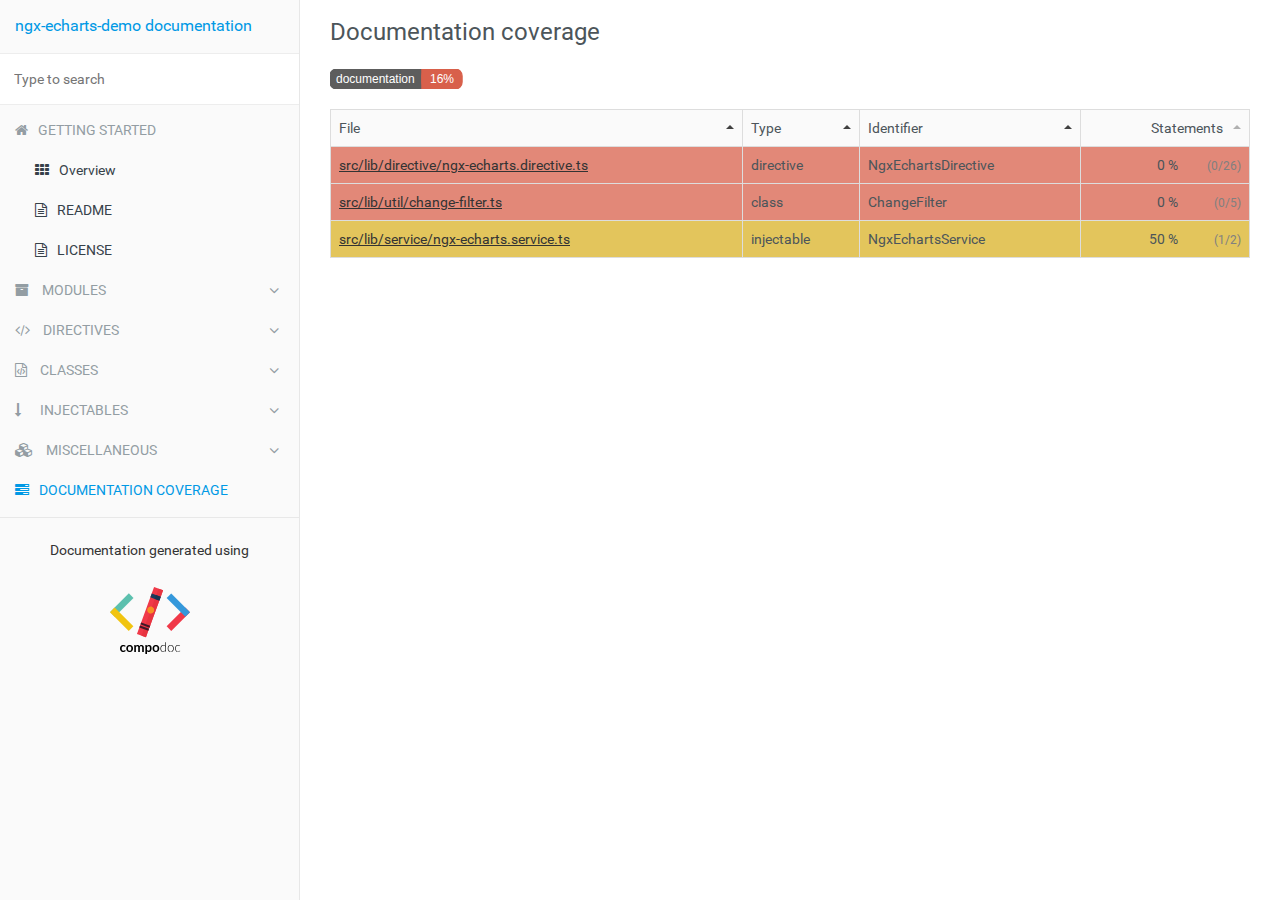
<file: api-doc/coverage.html>
<!doctype html>
<html class="no-js" lang="">
    <head>
        <meta charset="utf-8">
        <meta http-equiv="x-ua-compatible" content="ie=edge">
        <title>ngx-echarts-demo documentation</title>
        <meta name="description" content="">
        <meta name="viewport" content="width=device-width, initial-scale=1">

        <link rel="icon" type="image/x-icon" href="./images/favicon.ico">
	    <link rel="stylesheet" href="./styles/style.css">
                 <link rel="stylesheet" href="./styles/stripe.css">
    </head>
    <body>

        <div class="navbar navbar-default navbar-fixed-top visible-xs">
            <a href="./" class="navbar-brand">ngx-echarts-demo documentation</a>
            <button type="button" class="btn btn-default btn-menu fa fa-bars" id="btn-menu"></button>
        </div>

        <div class="xs-menu menu" id="mobile-menu">
            <div id="book-search-input" role="search">
                <input type="text" placeholder="Type to search">
            </div>
            <nav>
            
                <ul class="list">
            
                    <li class="title">
                        <a href="./index.html">ngx-echarts-demo documentation</a>
                    </li>
            
                    <li class="divider"></li>
            
            
                    <li class="chapter">
                        <a data-type="chapter-link" href="./index.html"><span class="fa fa-home"></span>Getting started</a>
                        <ul class="links">
                                <li class="link">
                                    <a 
                                        
                                         href="./overview.html" 
                                         href="./overview.html" 
                                        >
                                        <span class="fa fa-th"></span>Overview
                                    </a>
                                </li>
                                <li class="link">
                                  <a href="./index.html" ><span class="fa fa-file-text-o"></span>README</a>
                                </li>
                                <li class="link">
                                        <a href="./license.html"
                                    >
                                        <span class="fa fa-file-text-o"></span>LICENSE
                                    </a>
                                </li>
                        </ul>
                    </li>
            
            
                    <li class="chapter">
                        <a data-type="chapter-link" href="./modules.html" >
                            <div class="menu-toggler linked" data-toggle="collapse"
                                    data-target="#xs-modules-links"
                            >
                                <span class="fa fa-archive"></span>
                                <span class="link-name">Modules</span>
                                <span class="fa fa-angle-down"></span>
                            </div>
                        </a>
                        <ul class="links collapse "
                                id="xs-modules-links"
                            >
                                <li class="link">
                                    <a href="./modules/NgxEchartsModule.html" >NgxEchartsModule</a>
                                </li>
                        </ul>
                    </li>
            
            
                    <li class="chapter">
                        <div class="simple menu-toggler" data-toggle="collapse"
                                data-target="#xs-directives-links"
                            >
                            <span class="fa fa-code"></span>
                            <span>Directives</span>
                            <span class="fa fa-angle-down"></span>
                        </div>
                        <ul class="links collapse "
                                id="xs-directives-links"
                            >
                                <li class="link">
                                    <a href="./directives/NgxEchartsDirective.html" >NgxEchartsDirective</a>
                                </li>
                        </ul>
                    </li>
            
                    <li class="chapter">
                        <div class="simple menu-toggler" data-toggle="collapse"
                                data-target="#xs-classes-links"
                            >
                            <span class="fa fa-file-code-o"></span>
                            <span>Classes</span>
                            <span class="fa fa-angle-down"></span>
                        </div>
                        <ul class="links collapse "
                                id="xs-classes-links"
                            >
                                <li class="link">
                                    <a href="./classes/ChangeFilter.html" >ChangeFilter</a>
                                </li>
                        </ul>
                    </li>
            
                    <li class="chapter">
                        <div class="simple menu-toggler" data-toggle="collapse"
                                data-target="#xs-injectables-links"
                            >
                            <span class="fa fa-long-arrow-down"></span>
                            <span>Injectables</span>
                            <span class="fa fa-angle-down"></span>
                        </div>
                        <ul class="links collapse "
                                id="xs-injectables-links"
                            >
                                <li class="link">
                                    <a href="./injectables/NgxEchartsService.html" >NgxEchartsService</a>
                                </li>
                        </ul>
                    </li>
            
            
            
            
                    <li class="chapter">
                        <div class="simple menu-toggler" data-toggle="collapse"
                                data-target="#xs-miscellaneous-links"
                            >
                            <span class="fa fa-cubes"></span>
                            <span>Miscellaneous</span>
                            <span class="fa fa-angle-down"></span>
                        </div>
                        <ul class="links collapse "
                                id="xs-miscellaneous-links"
                            >
                                <li class="link">
                                  <a href="./miscellaneous/variables.html" data-type="entity-link" >Variables</a>
                                </li>
                        </ul>
                    </li>
            
            
                    <li class="chapter">
                        <a data-type="chapter-link" href="./coverage.html"  class="active" ><span class="fa fa-tasks"></span>Documentation coverage</a>
                    </li>
            
                    <li class="divider"></li>
                    <li class="copyright">
                            Documentation generated using <a href="https://compodoc.github.io/website/" target="_blank">
                                        <img src=".//images/compodoc-vectorise.svg" class="img-responsive">
                            </a>
                    </li>
            
                </ul>
            
            </nav>
        </div>

        <div class="container-fluid main">
           <div class="row main">
               <div class="hidden-xs menu">
                   <nav>
                   
                       <ul class="list">
                   
                           <li class="title">
                               <a href="./index.html">ngx-echarts-demo documentation</a>
                           </li>
                   
                           <li class="divider"></li>
                   
                               <div id="book-search-input" role="search">
                                   <input type="text" placeholder="Type to search">
                               </div>
                   
                           <li class="chapter">
                               <a data-type="chapter-link" href="./index.html"><span class="fa fa-home"></span>Getting started</a>
                               <ul class="links">
                                       <li class="link">
                                           <a 
                                               
                                                href="./overview.html" 
                                                href="./overview.html" 
                                               >
                                               <span class="fa fa-th"></span>Overview
                                           </a>
                                       </li>
                                       <li class="link">
                                         <a href="./index.html" ><span class="fa fa-file-text-o"></span>README</a>
                                       </li>
                                       <li class="link">
                                               <a href="./license.html"
                                           >
                                               <span class="fa fa-file-text-o"></span>LICENSE
                                           </a>
                                       </li>
                               </ul>
                           </li>
                   
                   
                           <li class="chapter">
                               <a data-type="chapter-link" href="./modules.html" >
                                   <div class="menu-toggler linked" data-toggle="collapse"
                                           data-target="#modules-links"
                                   >
                                       <span class="fa fa-archive"></span>
                                       <span class="link-name">Modules</span>
                                       <span class="fa fa-angle-down"></span>
                                   </div>
                               </a>
                               <ul class="links collapse "
                                       id="modules-links"
                   >
                                       <li class="link">
                                           <a href="./modules/NgxEchartsModule.html" >NgxEchartsModule</a>
                                       </li>
                               </ul>
                           </li>
                   
                   
                           <li class="chapter">
                               <div class="simple menu-toggler" data-toggle="collapse"
                                       data-target="#directives-links"
                   >
                                   <span class="fa fa-code"></span>
                                   <span>Directives</span>
                                   <span class="fa fa-angle-down"></span>
                               </div>
                               <ul class="links collapse "
                                       id="directives-links"
                   >
                                       <li class="link">
                                           <a href="./directives/NgxEchartsDirective.html" >NgxEchartsDirective</a>
                                       </li>
                               </ul>
                           </li>
                   
                           <li class="chapter">
                               <div class="simple menu-toggler" data-toggle="collapse"
                                       data-target="#classes-links"
                   >
                                   <span class="fa fa-file-code-o"></span>
                                   <span>Classes</span>
                                   <span class="fa fa-angle-down"></span>
                               </div>
                               <ul class="links collapse "
                                       id="classes-links"
                   >
                                       <li class="link">
                                           <a href="./classes/ChangeFilter.html" >ChangeFilter</a>
                                       </li>
                               </ul>
                           </li>
                   
                           <li class="chapter">
                               <div class="simple menu-toggler" data-toggle="collapse"
                                       data-target="#injectables-links"
                   >
                                   <span class="fa fa-long-arrow-down"></span>
                                   <span>Injectables</span>
                                   <span class="fa fa-angle-down"></span>
                               </div>
                               <ul class="links collapse "
                                       id="injectables-links"
                   >
                                       <li class="link">
                                           <a href="./injectables/NgxEchartsService.html" >NgxEchartsService</a>
                                       </li>
                               </ul>
                           </li>
                   
                   
                   
                   
                           <li class="chapter">
                               <div class="simple menu-toggler" data-toggle="collapse"
                                       data-target="#miscellaneous-links"
                   >
                                   <span class="fa fa-cubes"></span>
                                   <span>Miscellaneous</span>
                                   <span class="fa fa-angle-down"></span>
                               </div>
                               <ul class="links collapse "
                                       id="miscellaneous-links"
                   >
                                       <li class="link">
                                         <a href="./miscellaneous/variables.html" data-type="entity-link" >Variables</a>
                                       </li>
                               </ul>
                           </li>
                   
                   
                           <li class="chapter">
                               <a data-type="chapter-link" href="./coverage.html"  class="active" ><span class="fa fa-tasks"></span>Documentation coverage</a>
                           </li>
                   
                           <li class="divider"></li>
                           <li class="copyright">
                                   Documentation generated using <a href="https://compodoc.github.io/website/" target="_blank">
                                               <img src=".//images/compodoc-vectorise.svg" class="img-responsive">
                                   </a>
                           </li>
                   
                       </ul>
                   
                   </nav>
               </div>
               <div class="content coverage">
                   <div class="content-data">













<ol class="breadcrumb">
  <li>Documentation coverage</li>
</ol>

<img src="./images/coverage-badge.svg">

<table class="table table-bordered coverage" id="coverage-table">
    <thead class="coverage-header">
        <tr>
            <th>File</th>
            <th>Type</th>
            <th>Identifier</th>
            <th style="text-align:right" class="statements" data-sort-default>Statements</th>
        </tr>
    </thead>
    <tbody>
        <tr class="low">
            <td>
                <a href="./directives/NgxEchartsDirective.html">src/lib/directive/ngx-echarts.directive.ts</a>
            </td>
            <td>
                directive
            </td>
            <td>
                NgxEchartsDirective
            </td>
            <td align="right" data-sort="0">
                <span class="coverage-percent">0 %</span>
                <span class="coverage-count">(0/26)</span>
            </td>
        </tr>
        <tr class="medium">
            <td>
                <a href="./injectables/NgxEchartsService.html">src/lib/service/ngx-echarts.service.ts</a>
            </td>
            <td>
                injectable
            </td>
            <td>
                NgxEchartsService
            </td>
            <td align="right" data-sort="50">
                <span class="coverage-percent">50 %</span>
                <span class="coverage-count">(1/2)</span>
            </td>
        </tr>
        <tr class="low">
            <td>
                <a href="./classes/ChangeFilter.html">src/lib/util/change-filter.ts</a>
            </td>
            <td>
                class
            </td>
            <td>
                ChangeFilter
            </td>
            <td align="right" data-sort="0">
                <span class="coverage-percent">0 %</span>
                <span class="coverage-count">(0/5)</span>
            </td>
        </tr>
    </tbody>
</table>

<script src="js/libs/tablesort.min.js"></script>
<script src="js/libs/tablesort.number.min.js"></script>
<script>
    new Tablesort(document.getElementById('coverage-table'));
</script>

                   </div><div class="search-results">
    <div class="has-results">
        <h1 class="search-results-title"><span class='search-results-count'></span> results matching "<span class='search-query'></span>"</h1>
        <ul class="search-results-list"></ul>
    </div>
    <div class="no-results">
        <h1 class="search-results-title">No results matching "<span class='search-query'></span>"</h1>
    </div>
</div>
</div>
           </div>
       </div>

       <script src="./js/libs/bootstrap-native.js"></script>

       <script src="./js/libs/es6-shim.min.js"></script>
       <script src="./js/libs/EventDispatcher.js"></script>
       <script src="./js/libs/promise.min.js"></script>
       <script src="./js/libs/zepto.min.js"></script>

       <script src="./js/compodoc.js"></script>

       <script>var COMPODOC_CURRENT_PAGE_DEPTH = 0;</script>

       <script src="./js/search/search.js"></script>
       <script src="./js/search/lunr.min.js"></script>
       <script src="./js/search/search-lunr.js"></script>

       <script src="./js/tabs.js"></script>
       <script src="./js/menu.js"></script>
       <script src="./js/libs/prism.js"></script>
       <script src="./js/sourceCode.js"></script>
       <script src="./js/search/search_index.js"></script>

    </body>
</html>
</file>
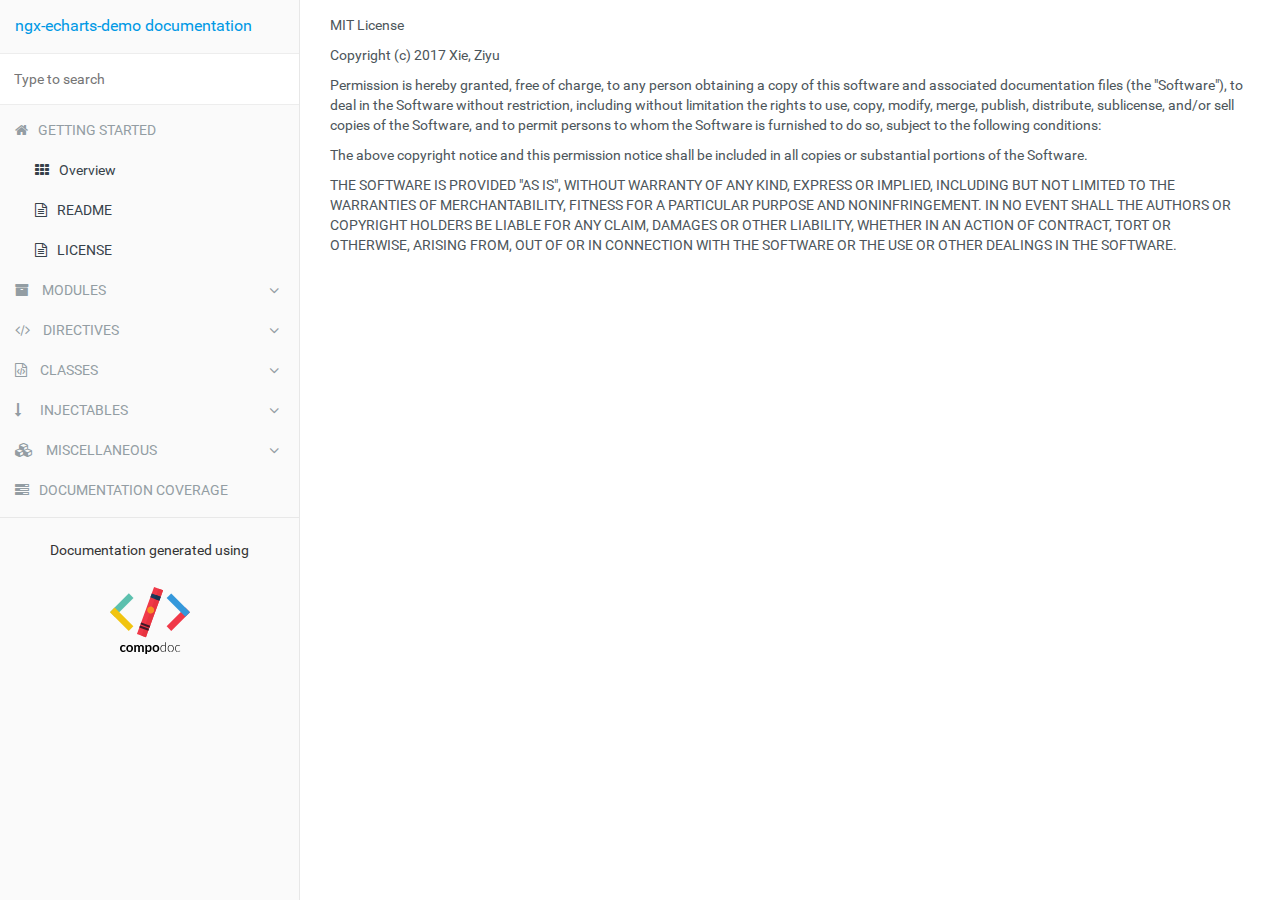
<file: api-doc/license.html>
<!doctype html>
<html class="no-js" lang="">
    <head>
        <meta charset="utf-8">
        <meta http-equiv="x-ua-compatible" content="ie=edge">
        <title>ngx-echarts-demo documentation</title>
        <meta name="description" content="">
        <meta name="viewport" content="width=device-width, initial-scale=1">

        <link rel="icon" type="image/x-icon" href="./images/favicon.ico">
	    <link rel="stylesheet" href="./styles/style.css">
                 <link rel="stylesheet" href="./styles/stripe.css">
    </head>
    <body>

        <div class="navbar navbar-default navbar-fixed-top visible-xs">
            <a href="./" class="navbar-brand">ngx-echarts-demo documentation</a>
            <button type="button" class="btn btn-default btn-menu fa fa-bars" id="btn-menu"></button>
        </div>

        <div class="xs-menu menu" id="mobile-menu">
            <div id="book-search-input" role="search">
                <input type="text" placeholder="Type to search">
            </div>
            <nav>
            
                <ul class="list">
            
                    <li class="title">
                        <a href="./index.html">ngx-echarts-demo documentation</a>
                    </li>
            
                    <li class="divider"></li>
            
            
                    <li class="chapter">
                        <a data-type="chapter-link" href="./index.html"><span class="fa fa-home"></span>Getting started</a>
                        <ul class="links">
                                <li class="link">
                                    <a 
                                        
                                         href="./overview.html" 
                                         href="./overview.html" 
                                        >
                                        <span class="fa fa-th"></span>Overview
                                    </a>
                                </li>
                                <li class="link">
                                  <a href="./index.html" ><span class="fa fa-file-text-o"></span>README</a>
                                </li>
                                <li class="link">
                                        <a href="./license.html"
                                    >
                                        <span class="fa fa-file-text-o"></span>LICENSE
                                    </a>
                                </li>
                        </ul>
                    </li>
            
            
                    <li class="chapter">
                        <a data-type="chapter-link" href="./modules.html" >
                            <div class="menu-toggler linked" data-toggle="collapse"
                                    data-target="#xs-modules-links"
                            >
                                <span class="fa fa-archive"></span>
                                <span class="link-name">Modules</span>
                                <span class="fa fa-angle-down"></span>
                            </div>
                        </a>
                        <ul class="links collapse "
                                id="xs-modules-links"
                            >
                                <li class="link">
                                    <a href="./modules/NgxEchartsModule.html" >NgxEchartsModule</a>
                                </li>
                        </ul>
                    </li>
            
            
                    <li class="chapter">
                        <div class="simple menu-toggler" data-toggle="collapse"
                                data-target="#xs-directives-links"
                            >
                            <span class="fa fa-code"></span>
                            <span>Directives</span>
                            <span class="fa fa-angle-down"></span>
                        </div>
                        <ul class="links collapse "
                                id="xs-directives-links"
                            >
                                <li class="link">
                                    <a href="./directives/NgxEchartsDirective.html" >NgxEchartsDirective</a>
                                </li>
                        </ul>
                    </li>
            
                    <li class="chapter">
                        <div class="simple menu-toggler" data-toggle="collapse"
                                data-target="#xs-classes-links"
                            >
                            <span class="fa fa-file-code-o"></span>
                            <span>Classes</span>
                            <span class="fa fa-angle-down"></span>
                        </div>
                        <ul class="links collapse "
                                id="xs-classes-links"
                            >
                                <li class="link">
                                    <a href="./classes/ChangeFilter.html" >ChangeFilter</a>
                                </li>
                        </ul>
                    </li>
            
                    <li class="chapter">
                        <div class="simple menu-toggler" data-toggle="collapse"
                                data-target="#xs-injectables-links"
                            >
                            <span class="fa fa-long-arrow-down"></span>
                            <span>Injectables</span>
                            <span class="fa fa-angle-down"></span>
                        </div>
                        <ul class="links collapse "
                                id="xs-injectables-links"
                            >
                                <li class="link">
                                    <a href="./injectables/NgxEchartsService.html" >NgxEchartsService</a>
                                </li>
                        </ul>
                    </li>
            
            
            
            
                    <li class="chapter">
                        <div class="simple menu-toggler" data-toggle="collapse"
                                data-target="#xs-miscellaneous-links"
                            >
                            <span class="fa fa-cubes"></span>
                            <span>Miscellaneous</span>
                            <span class="fa fa-angle-down"></span>
                        </div>
                        <ul class="links collapse "
                                id="xs-miscellaneous-links"
                            >
                                <li class="link">
                                  <a href="./miscellaneous/variables.html" data-type="entity-link" >Variables</a>
                                </li>
                        </ul>
                    </li>
            
            
                    <li class="chapter">
                        <a data-type="chapter-link" href="./coverage.html" ><span class="fa fa-tasks"></span>Documentation coverage</a>
                    </li>
            
                    <li class="divider"></li>
                    <li class="copyright">
                            Documentation generated using <a href="https://compodoc.github.io/website/" target="_blank">
                                        <img src=".//images/compodoc-vectorise.svg" class="img-responsive">
                            </a>
                    </li>
            
                </ul>
            
            </nav>
        </div>

        <div class="container-fluid main">
           <div class="row main">
               <div class="hidden-xs menu">
                   <nav>
                   
                       <ul class="list">
                   
                           <li class="title">
                               <a href="./index.html">ngx-echarts-demo documentation</a>
                           </li>
                   
                           <li class="divider"></li>
                   
                               <div id="book-search-input" role="search">
                                   <input type="text" placeholder="Type to search">
                               </div>
                   
                           <li class="chapter">
                               <a data-type="chapter-link" href="./index.html"><span class="fa fa-home"></span>Getting started</a>
                               <ul class="links">
                                       <li class="link">
                                           <a 
                                               
                                                href="./overview.html" 
                                                href="./overview.html" 
                                               >
                                               <span class="fa fa-th"></span>Overview
                                           </a>
                                       </li>
                                       <li class="link">
                                         <a href="./index.html" ><span class="fa fa-file-text-o"></span>README</a>
                                       </li>
                                       <li class="link">
                                               <a href="./license.html"
                                           >
                                               <span class="fa fa-file-text-o"></span>LICENSE
                                           </a>
                                       </li>
                               </ul>
                           </li>
                   
                   
                           <li class="chapter">
                               <a data-type="chapter-link" href="./modules.html" >
                                   <div class="menu-toggler linked" data-toggle="collapse"
                                           data-target="#modules-links"
                                   >
                                       <span class="fa fa-archive"></span>
                                       <span class="link-name">Modules</span>
                                       <span class="fa fa-angle-down"></span>
                                   </div>
                               </a>
                               <ul class="links collapse "
                                       id="modules-links"
                   >
                                       <li class="link">
                                           <a href="./modules/NgxEchartsModule.html" >NgxEchartsModule</a>
                                       </li>
                               </ul>
                           </li>
                   
                   
                           <li class="chapter">
                               <div class="simple menu-toggler" data-toggle="collapse"
                                       data-target="#directives-links"
                   >
                                   <span class="fa fa-code"></span>
                                   <span>Directives</span>
                                   <span class="fa fa-angle-down"></span>
                               </div>
                               <ul class="links collapse "
                                       id="directives-links"
                   >
                                       <li class="link">
                                           <a href="./directives/NgxEchartsDirective.html" >NgxEchartsDirective</a>
                                       </li>
                               </ul>
                           </li>
                   
                           <li class="chapter">
                               <div class="simple menu-toggler" data-toggle="collapse"
                                       data-target="#classes-links"
                   >
                                   <span class="fa fa-file-code-o"></span>
                                   <span>Classes</span>
                                   <span class="fa fa-angle-down"></span>
                               </div>
                               <ul class="links collapse "
                                       id="classes-links"
                   >
                                       <li class="link">
                                           <a href="./classes/ChangeFilter.html" >ChangeFilter</a>
                                       </li>
                               </ul>
                           </li>
                   
                           <li class="chapter">
                               <div class="simple menu-toggler" data-toggle="collapse"
                                       data-target="#injectables-links"
                   >
                                   <span class="fa fa-long-arrow-down"></span>
                                   <span>Injectables</span>
                                   <span class="fa fa-angle-down"></span>
                               </div>
                               <ul class="links collapse "
                                       id="injectables-links"
                   >
                                       <li class="link">
                                           <a href="./injectables/NgxEchartsService.html" >NgxEchartsService</a>
                                       </li>
                               </ul>
                           </li>
                   
                   
                   
                   
                           <li class="chapter">
                               <div class="simple menu-toggler" data-toggle="collapse"
                                       data-target="#miscellaneous-links"
                   >
                                   <span class="fa fa-cubes"></span>
                                   <span>Miscellaneous</span>
                                   <span class="fa fa-angle-down"></span>
                               </div>
                               <ul class="links collapse "
                                       id="miscellaneous-links"
                   >
                                       <li class="link">
                                         <a href="./miscellaneous/variables.html" data-type="entity-link" >Variables</a>
                                       </li>
                               </ul>
                           </li>
                   
                   
                           <li class="chapter">
                               <a data-type="chapter-link" href="./coverage.html" ><span class="fa fa-tasks"></span>Documentation coverage</a>
                           </li>
                   
                           <li class="divider"></li>
                           <li class="copyright">
                                   Documentation generated using <a href="https://compodoc.github.io/website/" target="_blank">
                                               <img src=".//images/compodoc-vectorise.svg" class="img-responsive">
                                   </a>
                           </li>
                   
                       </ul>
                   
                   </nav>
               </div>
               <div class="content getting-started">
                   <div class="content-data">

<p>MIT License</p>
<p>Copyright (c) 2017 Xie, Ziyu</p>
<p>Permission is hereby granted, free of charge, to any person obtaining a copy
of this software and associated documentation files (the &quot;Software&quot;), to deal
in the Software without restriction, including without limitation the rights
to use, copy, modify, merge, publish, distribute, sublicense, and/or sell
copies of the Software, and to permit persons to whom the Software is
furnished to do so, subject to the following conditions:</p>
<p>The above copyright notice and this permission notice shall be included in all
copies or substantial portions of the Software.</p>
<p>THE SOFTWARE IS PROVIDED &quot;AS IS&quot;, WITHOUT WARRANTY OF ANY KIND, EXPRESS OR
IMPLIED, INCLUDING BUT NOT LIMITED TO THE WARRANTIES OF MERCHANTABILITY,
FITNESS FOR A PARTICULAR PURPOSE AND NONINFRINGEMENT. IN NO EVENT SHALL THE
AUTHORS OR COPYRIGHT HOLDERS BE LIABLE FOR ANY CLAIM, DAMAGES OR OTHER
LIABILITY, WHETHER IN AN ACTION OF CONTRACT, TORT OR OTHERWISE, ARISING FROM,
OUT OF OR IN CONNECTION WITH THE SOFTWARE OR THE USE OR OTHER DEALINGS IN THE
SOFTWARE.</p>














                   </div><div class="search-results">
    <div class="has-results">
        <h1 class="search-results-title"><span class='search-results-count'></span> results matching "<span class='search-query'></span>"</h1>
        <ul class="search-results-list"></ul>
    </div>
    <div class="no-results">
        <h1 class="search-results-title">No results matching "<span class='search-query'></span>"</h1>
    </div>
</div>
</div>
           </div>
       </div>

       <script src="./js/libs/bootstrap-native.js"></script>

       <script src="./js/libs/es6-shim.min.js"></script>
       <script src="./js/libs/EventDispatcher.js"></script>
       <script src="./js/libs/promise.min.js"></script>
       <script src="./js/libs/zepto.min.js"></script>

       <script src="./js/compodoc.js"></script>

       <script>var COMPODOC_CURRENT_PAGE_DEPTH = 0;</script>

       <script src="./js/search/search.js"></script>
       <script src="./js/search/lunr.min.js"></script>
       <script src="./js/search/search-lunr.js"></script>

       <script src="./js/tabs.js"></script>
       <script src="./js/menu.js"></script>
       <script src="./js/libs/prism.js"></script>
       <script src="./js/sourceCode.js"></script>
       <script src="./js/search/search_index.js"></script>

    </body>
</html>
</file>
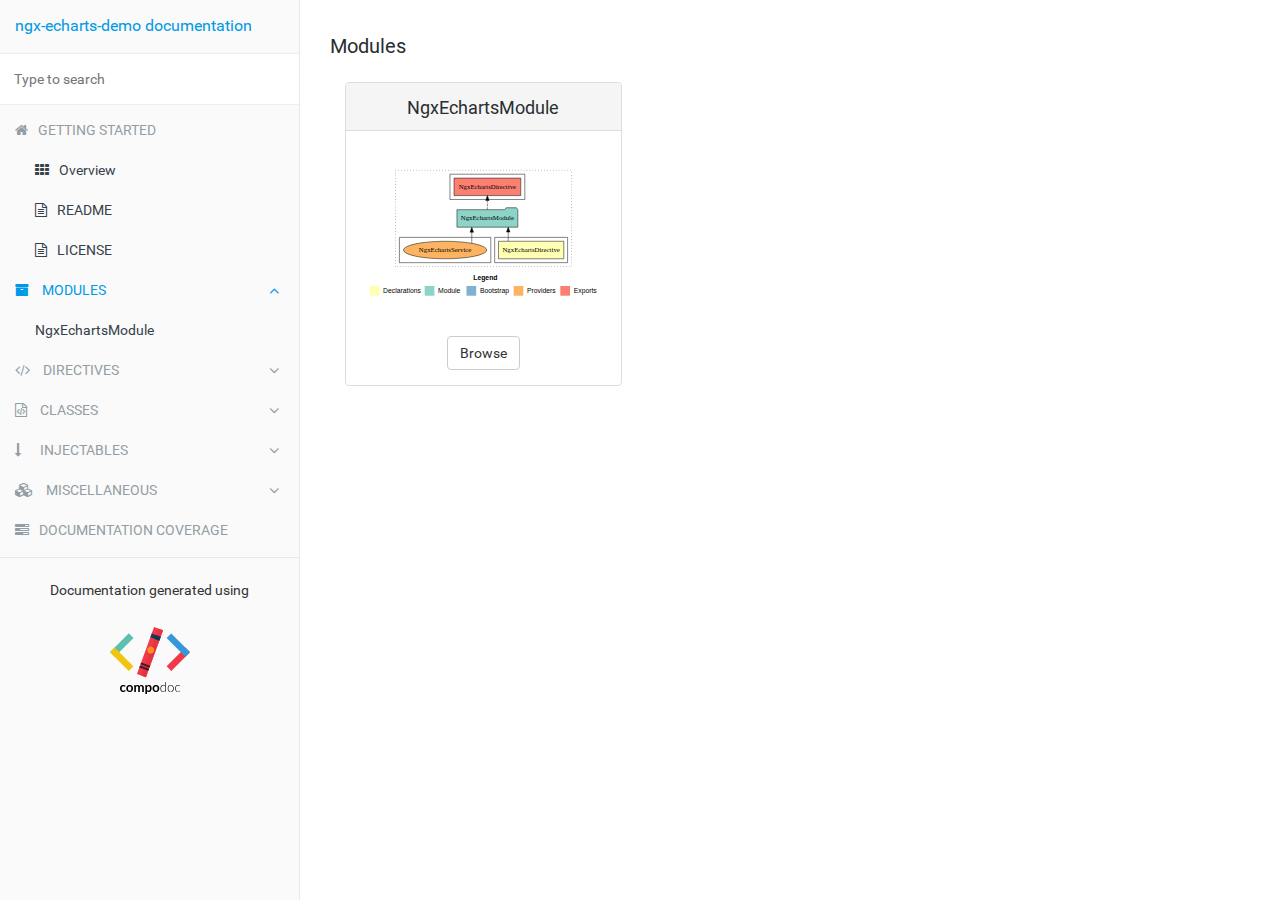
<file: api-doc/modules.html>
<!doctype html>
<html class="no-js" lang="">
    <head>
        <meta charset="utf-8">
        <meta http-equiv="x-ua-compatible" content="ie=edge">
        <title>ngx-echarts-demo documentation</title>
        <meta name="description" content="">
        <meta name="viewport" content="width=device-width, initial-scale=1">

        <link rel="icon" type="image/x-icon" href="./images/favicon.ico">
	    <link rel="stylesheet" href="./styles/style.css">
                 <link rel="stylesheet" href="./styles/stripe.css">
    </head>
    <body>

        <div class="navbar navbar-default navbar-fixed-top visible-xs">
            <a href="./" class="navbar-brand">ngx-echarts-demo documentation</a>
            <button type="button" class="btn btn-default btn-menu fa fa-bars" id="btn-menu"></button>
        </div>

        <div class="xs-menu menu" id="mobile-menu">
            <div id="book-search-input" role="search">
                <input type="text" placeholder="Type to search">
            </div>
            <nav>
            
                <ul class="list">
            
                    <li class="title">
                        <a href="./index.html">ngx-echarts-demo documentation</a>
                    </li>
            
                    <li class="divider"></li>
            
            
                    <li class="chapter">
                        <a data-type="chapter-link" href="./index.html"><span class="fa fa-home"></span>Getting started</a>
                        <ul class="links">
                                <li class="link">
                                    <a 
                                        
                                         href="./overview.html" 
                                         href="./overview.html" 
                                        >
                                        <span class="fa fa-th"></span>Overview
                                    </a>
                                </li>
                                <li class="link">
                                  <a href="./index.html" ><span class="fa fa-file-text-o"></span>README</a>
                                </li>
                                <li class="link">
                                        <a href="./license.html"
                                    >
                                        <span class="fa fa-file-text-o"></span>LICENSE
                                    </a>
                                </li>
                        </ul>
                    </li>
            
            
                    <li class="chapter">
                        <a data-type="chapter-link" href="./modules.html"  class="active" >
                            <div class="menu-toggler linked" data-toggle="collapse"
                                    data-target="#xs-modules-links"
                            >
                                <span class="fa fa-archive"></span>
                                <span class="link-name">Modules</span>
                                <span class="fa fa-angle-down"></span>
                            </div>
                        </a>
                        <ul class="links collapse "
                                id="xs-modules-links"
                            >
                                <li class="link">
                                    <a href="./modules/NgxEchartsModule.html" >NgxEchartsModule</a>
                                </li>
                        </ul>
                    </li>
            
            
                    <li class="chapter">
                        <div class="simple menu-toggler" data-toggle="collapse"
                                data-target="#xs-directives-links"
                            >
                            <span class="fa fa-code"></span>
                            <span>Directives</span>
                            <span class="fa fa-angle-down"></span>
                        </div>
                        <ul class="links collapse "
                                id="xs-directives-links"
                            >
                                <li class="link">
                                    <a href="./directives/NgxEchartsDirective.html" >NgxEchartsDirective</a>
                                </li>
                        </ul>
                    </li>
            
                    <li class="chapter">
                        <div class="simple menu-toggler" data-toggle="collapse"
                                data-target="#xs-classes-links"
                            >
                            <span class="fa fa-file-code-o"></span>
                            <span>Classes</span>
                            <span class="fa fa-angle-down"></span>
                        </div>
                        <ul class="links collapse "
                                id="xs-classes-links"
                            >
                                <li class="link">
                                    <a href="./classes/ChangeFilter.html" >ChangeFilter</a>
                                </li>
                        </ul>
                    </li>
            
                    <li class="chapter">
                        <div class="simple menu-toggler" data-toggle="collapse"
                                data-target="#xs-injectables-links"
                            >
                            <span class="fa fa-long-arrow-down"></span>
                            <span>Injectables</span>
                            <span class="fa fa-angle-down"></span>
                        </div>
                        <ul class="links collapse "
                                id="xs-injectables-links"
                            >
                                <li class="link">
                                    <a href="./injectables/NgxEchartsService.html" >NgxEchartsService</a>
                                </li>
                        </ul>
                    </li>
            
            
            
            
                    <li class="chapter">
                        <div class="simple menu-toggler" data-toggle="collapse"
                                data-target="#xs-miscellaneous-links"
                            >
                            <span class="fa fa-cubes"></span>
                            <span>Miscellaneous</span>
                            <span class="fa fa-angle-down"></span>
                        </div>
                        <ul class="links collapse "
                                id="xs-miscellaneous-links"
                            >
                                <li class="link">
                                  <a href="./miscellaneous/variables.html" data-type="entity-link" >Variables</a>
                                </li>
                        </ul>
                    </li>
            
            
                    <li class="chapter">
                        <a data-type="chapter-link" href="./coverage.html" ><span class="fa fa-tasks"></span>Documentation coverage</a>
                    </li>
            
                    <li class="divider"></li>
                    <li class="copyright">
                            Documentation generated using <a href="https://compodoc.github.io/website/" target="_blank">
                                        <img src=".//images/compodoc-vectorise.svg" class="img-responsive">
                            </a>
                    </li>
            
                </ul>
            
            </nav>
        </div>

        <div class="container-fluid main">
           <div class="row main">
               <div class="hidden-xs menu">
                   <nav>
                   
                       <ul class="list">
                   
                           <li class="title">
                               <a href="./index.html">ngx-echarts-demo documentation</a>
                           </li>
                   
                           <li class="divider"></li>
                   
                               <div id="book-search-input" role="search">
                                   <input type="text" placeholder="Type to search">
                               </div>
                   
                           <li class="chapter">
                               <a data-type="chapter-link" href="./index.html"><span class="fa fa-home"></span>Getting started</a>
                               <ul class="links">
                                       <li class="link">
                                           <a 
                                               
                                                href="./overview.html" 
                                                href="./overview.html" 
                                               >
                                               <span class="fa fa-th"></span>Overview
                                           </a>
                                       </li>
                                       <li class="link">
                                         <a href="./index.html" ><span class="fa fa-file-text-o"></span>README</a>
                                       </li>
                                       <li class="link">
                                               <a href="./license.html"
                                           >
                                               <span class="fa fa-file-text-o"></span>LICENSE
                                           </a>
                                       </li>
                               </ul>
                           </li>
                   
                   
                           <li class="chapter">
                               <a data-type="chapter-link" href="./modules.html"  class="active" >
                                   <div class="menu-toggler linked" data-toggle="collapse"
                                           data-target="#modules-links"
                                   >
                                       <span class="fa fa-archive"></span>
                                       <span class="link-name">Modules</span>
                                       <span class="fa fa-angle-down"></span>
                                   </div>
                               </a>
                               <ul class="links collapse "
                                       id="modules-links"
                   >
                                       <li class="link">
                                           <a href="./modules/NgxEchartsModule.html" >NgxEchartsModule</a>
                                       </li>
                               </ul>
                           </li>
                   
                   
                           <li class="chapter">
                               <div class="simple menu-toggler" data-toggle="collapse"
                                       data-target="#directives-links"
                   >
                                   <span class="fa fa-code"></span>
                                   <span>Directives</span>
                                   <span class="fa fa-angle-down"></span>
                               </div>
                               <ul class="links collapse "
                                       id="directives-links"
                   >
                                       <li class="link">
                                           <a href="./directives/NgxEchartsDirective.html" >NgxEchartsDirective</a>
                                       </li>
                               </ul>
                           </li>
                   
                           <li class="chapter">
                               <div class="simple menu-toggler" data-toggle="collapse"
                                       data-target="#classes-links"
                   >
                                   <span class="fa fa-file-code-o"></span>
                                   <span>Classes</span>
                                   <span class="fa fa-angle-down"></span>
                               </div>
                               <ul class="links collapse "
                                       id="classes-links"
                   >
                                       <li class="link">
                                           <a href="./classes/ChangeFilter.html" >ChangeFilter</a>
                                       </li>
                               </ul>
                           </li>
                   
                           <li class="chapter">
                               <div class="simple menu-toggler" data-toggle="collapse"
                                       data-target="#injectables-links"
                   >
                                   <span class="fa fa-long-arrow-down"></span>
                                   <span>Injectables</span>
                                   <span class="fa fa-angle-down"></span>
                               </div>
                               <ul class="links collapse "
                                       id="injectables-links"
                   >
                                       <li class="link">
                                           <a href="./injectables/NgxEchartsService.html" >NgxEchartsService</a>
                                       </li>
                               </ul>
                           </li>
                   
                   
                   
                   
                           <li class="chapter">
                               <div class="simple menu-toggler" data-toggle="collapse"
                                       data-target="#miscellaneous-links"
                   >
                                   <span class="fa fa-cubes"></span>
                                   <span>Miscellaneous</span>
                                   <span class="fa fa-angle-down"></span>
                               </div>
                               <ul class="links collapse "
                                       id="miscellaneous-links"
                   >
                                       <li class="link">
                                         <a href="./miscellaneous/variables.html" data-type="entity-link" >Variables</a>
                                       </li>
                               </ul>
                           </li>
                   
                   
                           <li class="chapter">
                               <a data-type="chapter-link" href="./coverage.html" ><span class="fa fa-tasks"></span>Documentation coverage</a>
                           </li>
                   
                           <li class="divider"></li>
                           <li class="copyright">
                                   Documentation generated using <a href="https://compodoc.github.io/website/" target="_blank">
                                               <img src=".//images/compodoc-vectorise.svg" class="img-responsive">
                                   </a>
                           </li>
                   
                       </ul>
                   
                   </nav>
               </div>
               <div class="content modules">
                   <div class="content-data">



<h3>Modules</h3>
<div class="container-fluid modules">
    <div class="row">
            <div class="col-sm-4">
                <div class="card">
                    <div class="card-header">
                        <h4 class="card-title">NgxEchartsModule</h4>
                    </div>
                    <div class="card-block">
                                <p>
                                    <object id="demo-svg" type="image/svg+xml" data="./modules/NgxEchartsModule/dependencies.svg" style="width: 100%; height: 175px;">
                                            Your browser does not support SVG
                                    </object>
                                </p>
                        <footer class="text-center">
                            <a href="./modules/NgxEchartsModule.html" class="btn btn-default">Browse</a>
                        </footer>
                    </div>
                </div>
            </div>
    </div>
</div>











                   </div><div class="search-results">
    <div class="has-results">
        <h1 class="search-results-title"><span class='search-results-count'></span> results matching "<span class='search-query'></span>"</h1>
        <ul class="search-results-list"></ul>
    </div>
    <div class="no-results">
        <h1 class="search-results-title">No results matching "<span class='search-query'></span>"</h1>
    </div>
</div>
</div>
           </div>
       </div>

       <script src="./js/libs/bootstrap-native.js"></script>

       <script src="./js/libs/es6-shim.min.js"></script>
       <script src="./js/libs/EventDispatcher.js"></script>
       <script src="./js/libs/promise.min.js"></script>
       <script src="./js/libs/zepto.min.js"></script>

       <script src="./js/compodoc.js"></script>

       <script>var COMPODOC_CURRENT_PAGE_DEPTH = 0;</script>

       <script src="./js/search/search.js"></script>
       <script src="./js/search/lunr.min.js"></script>
       <script src="./js/search/search-lunr.js"></script>

       <script src="./js/tabs.js"></script>
       <script src="./js/menu.js"></script>
       <script src="./js/libs/prism.js"></script>
       <script src="./js/sourceCode.js"></script>
       <script src="./js/search/search_index.js"></script>

    </body>
</html>
</file>
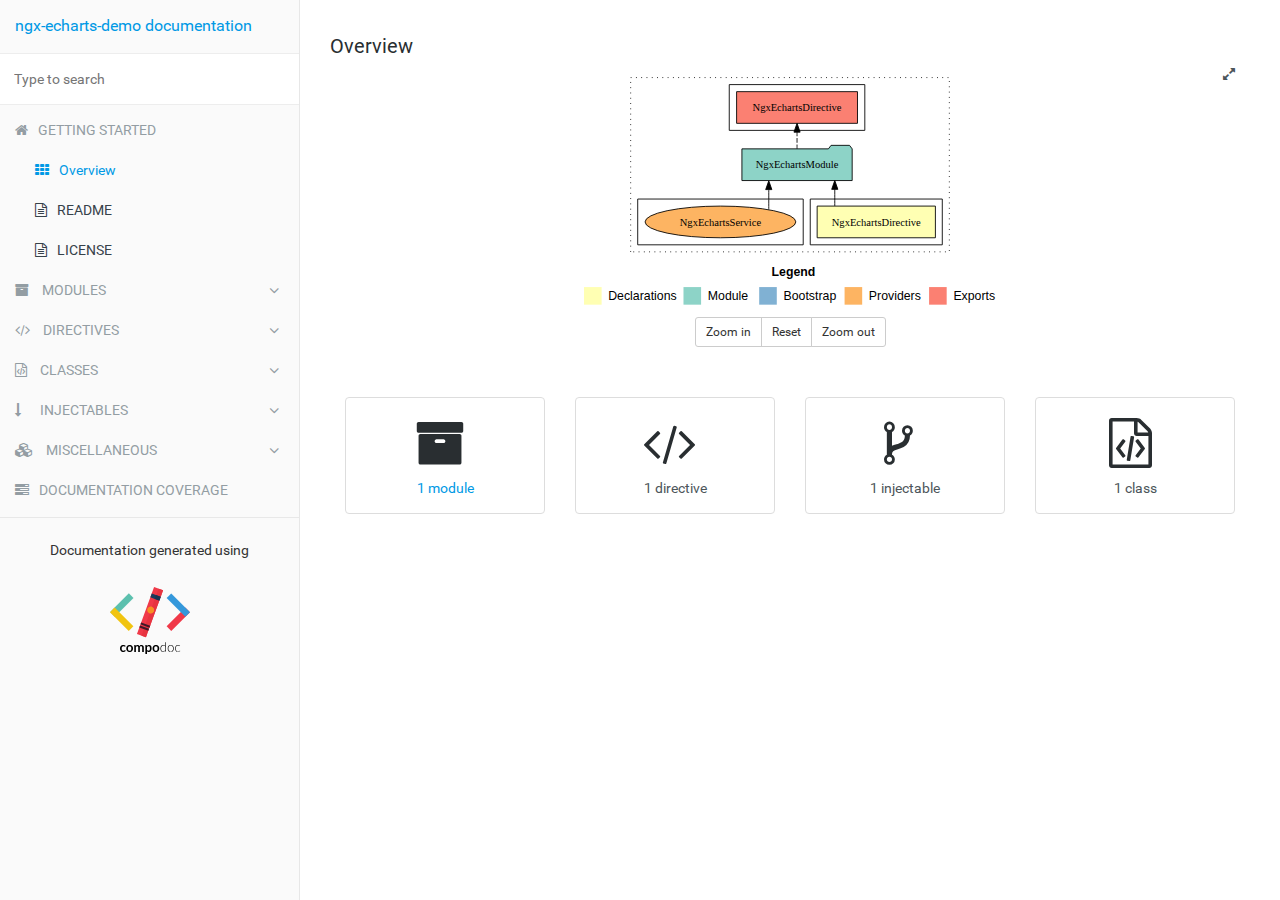
<file: api-doc/overview.html>
<!doctype html>
<html class="no-js" lang="">
    <head>
        <meta charset="utf-8">
        <meta http-equiv="x-ua-compatible" content="ie=edge">
        <title>ngx-echarts-demo documentation</title>
        <meta name="description" content="">
        <meta name="viewport" content="width=device-width, initial-scale=1">

        <link rel="icon" type="image/x-icon" href="./images/favicon.ico">
	    <link rel="stylesheet" href="./styles/style.css">
                 <link rel="stylesheet" href="./styles/stripe.css">
    </head>
    <body>

        <div class="navbar navbar-default navbar-fixed-top visible-xs">
            <a href="./" class="navbar-brand">ngx-echarts-demo documentation</a>
            <button type="button" class="btn btn-default btn-menu fa fa-bars" id="btn-menu"></button>
        </div>

        <div class="xs-menu menu" id="mobile-menu">
            <div id="book-search-input" role="search">
                <input type="text" placeholder="Type to search">
            </div>
            <nav>
            
                <ul class="list">
            
                    <li class="title">
                        <a href="./index.html">ngx-echarts-demo documentation</a>
                    </li>
            
                    <li class="divider"></li>
            
            
                    <li class="chapter">
                        <a data-type="chapter-link" href="./index.html"><span class="fa fa-home"></span>Getting started</a>
                        <ul class="links">
                                <li class="link">
                                    <a 
                                         href="./overview.html" 
                                        
                                         href="./overview.html" 
                                         class="active" >
                                        <span class="fa fa-th"></span>Overview
                                    </a>
                                </li>
                                <li class="link">
                                  <a href="./index.html" ><span class="fa fa-file-text-o"></span>README</a>
                                </li>
                                <li class="link">
                                        <a href="./license.html"
                                    >
                                        <span class="fa fa-file-text-o"></span>LICENSE
                                    </a>
                                </li>
                        </ul>
                    </li>
            
            
                    <li class="chapter">
                        <a data-type="chapter-link" href="./modules.html" >
                            <div class="menu-toggler linked" data-toggle="collapse"
                                    data-target="#xs-modules-links"
                            >
                                <span class="fa fa-archive"></span>
                                <span class="link-name">Modules</span>
                                <span class="fa fa-angle-down"></span>
                            </div>
                        </a>
                        <ul class="links collapse "
                                id="xs-modules-links"
                            >
                                <li class="link">
                                    <a href="./modules/NgxEchartsModule.html" >NgxEchartsModule</a>
                                </li>
                        </ul>
                    </li>
            
            
                    <li class="chapter">
                        <div class="simple menu-toggler" data-toggle="collapse"
                                data-target="#xs-directives-links"
                            >
                            <span class="fa fa-code"></span>
                            <span>Directives</span>
                            <span class="fa fa-angle-down"></span>
                        </div>
                        <ul class="links collapse "
                                id="xs-directives-links"
                            >
                                <li class="link">
                                    <a href="./directives/NgxEchartsDirective.html" >NgxEchartsDirective</a>
                                </li>
                        </ul>
                    </li>
            
                    <li class="chapter">
                        <div class="simple menu-toggler" data-toggle="collapse"
                                data-target="#xs-classes-links"
                            >
                            <span class="fa fa-file-code-o"></span>
                            <span>Classes</span>
                            <span class="fa fa-angle-down"></span>
                        </div>
                        <ul class="links collapse "
                                id="xs-classes-links"
                            >
                                <li class="link">
                                    <a href="./classes/ChangeFilter.html" >ChangeFilter</a>
                                </li>
                        </ul>
                    </li>
            
                    <li class="chapter">
                        <div class="simple menu-toggler" data-toggle="collapse"
                                data-target="#xs-injectables-links"
                            >
                            <span class="fa fa-long-arrow-down"></span>
                            <span>Injectables</span>
                            <span class="fa fa-angle-down"></span>
                        </div>
                        <ul class="links collapse "
                                id="xs-injectables-links"
                            >
                                <li class="link">
                                    <a href="./injectables/NgxEchartsService.html" >NgxEchartsService</a>
                                </li>
                        </ul>
                    </li>
            
            
            
            
                    <li class="chapter">
                        <div class="simple menu-toggler" data-toggle="collapse"
                                data-target="#xs-miscellaneous-links"
                            >
                            <span class="fa fa-cubes"></span>
                            <span>Miscellaneous</span>
                            <span class="fa fa-angle-down"></span>
                        </div>
                        <ul class="links collapse "
                                id="xs-miscellaneous-links"
                            >
                                <li class="link">
                                  <a href="./miscellaneous/variables.html" data-type="entity-link" >Variables</a>
                                </li>
                        </ul>
                    </li>
            
            
                    <li class="chapter">
                        <a data-type="chapter-link" href="./coverage.html" ><span class="fa fa-tasks"></span>Documentation coverage</a>
                    </li>
            
                    <li class="divider"></li>
                    <li class="copyright">
                            Documentation generated using <a href="https://compodoc.github.io/website/" target="_blank">
                                        <img src=".//images/compodoc-vectorise.svg" class="img-responsive">
                            </a>
                    </li>
            
                </ul>
            
            </nav>
        </div>

        <div class="container-fluid main">
           <div class="row main">
               <div class="hidden-xs menu">
                   <nav>
                   
                       <ul class="list">
                   
                           <li class="title">
                               <a href="./index.html">ngx-echarts-demo documentation</a>
                           </li>
                   
                           <li class="divider"></li>
                   
                               <div id="book-search-input" role="search">
                                   <input type="text" placeholder="Type to search">
                               </div>
                   
                           <li class="chapter">
                               <a data-type="chapter-link" href="./index.html"><span class="fa fa-home"></span>Getting started</a>
                               <ul class="links">
                                       <li class="link">
                                           <a 
                                                href="./overview.html" 
                                               
                                                href="./overview.html" 
                                                class="active" >
                                               <span class="fa fa-th"></span>Overview
                                           </a>
                                       </li>
                                       <li class="link">
                                         <a href="./index.html" ><span class="fa fa-file-text-o"></span>README</a>
                                       </li>
                                       <li class="link">
                                               <a href="./license.html"
                                           >
                                               <span class="fa fa-file-text-o"></span>LICENSE
                                           </a>
                                       </li>
                               </ul>
                           </li>
                   
                   
                           <li class="chapter">
                               <a data-type="chapter-link" href="./modules.html" >
                                   <div class="menu-toggler linked" data-toggle="collapse"
                                           data-target="#modules-links"
                                   >
                                       <span class="fa fa-archive"></span>
                                       <span class="link-name">Modules</span>
                                       <span class="fa fa-angle-down"></span>
                                   </div>
                               </a>
                               <ul class="links collapse "
                                       id="modules-links"
                   >
                                       <li class="link">
                                           <a href="./modules/NgxEchartsModule.html" >NgxEchartsModule</a>
                                       </li>
                               </ul>
                           </li>
                   
                   
                           <li class="chapter">
                               <div class="simple menu-toggler" data-toggle="collapse"
                                       data-target="#directives-links"
                   >
                                   <span class="fa fa-code"></span>
                                   <span>Directives</span>
                                   <span class="fa fa-angle-down"></span>
                               </div>
                               <ul class="links collapse "
                                       id="directives-links"
                   >
                                       <li class="link">
                                           <a href="./directives/NgxEchartsDirective.html" >NgxEchartsDirective</a>
                                       </li>
                               </ul>
                           </li>
                   
                           <li class="chapter">
                               <div class="simple menu-toggler" data-toggle="collapse"
                                       data-target="#classes-links"
                   >
                                   <span class="fa fa-file-code-o"></span>
                                   <span>Classes</span>
                                   <span class="fa fa-angle-down"></span>
                               </div>
                               <ul class="links collapse "
                                       id="classes-links"
                   >
                                       <li class="link">
                                           <a href="./classes/ChangeFilter.html" >ChangeFilter</a>
                                       </li>
                               </ul>
                           </li>
                   
                           <li class="chapter">
                               <div class="simple menu-toggler" data-toggle="collapse"
                                       data-target="#injectables-links"
                   >
                                   <span class="fa fa-long-arrow-down"></span>
                                   <span>Injectables</span>
                                   <span class="fa fa-angle-down"></span>
                               </div>
                               <ul class="links collapse "
                                       id="injectables-links"
                   >
                                       <li class="link">
                                           <a href="./injectables/NgxEchartsService.html" >NgxEchartsService</a>
                                       </li>
                               </ul>
                           </li>
                   
                   
                   
                   
                           <li class="chapter">
                               <div class="simple menu-toggler" data-toggle="collapse"
                                       data-target="#miscellaneous-links"
                   >
                                   <span class="fa fa-cubes"></span>
                                   <span>Miscellaneous</span>
                                   <span class="fa fa-angle-down"></span>
                               </div>
                               <ul class="links collapse "
                                       id="miscellaneous-links"
                   >
                                       <li class="link">
                                         <a href="./miscellaneous/variables.html" data-type="entity-link" >Variables</a>
                                       </li>
                               </ul>
                           </li>
                   
                   
                           <li class="chapter">
                               <a data-type="chapter-link" href="./coverage.html" ><span class="fa fa-tasks"></span>Documentation coverage</a>
                           </li>
                   
                           <li class="divider"></li>
                           <li class="copyright">
                                   Documentation generated using <a href="https://compodoc.github.io/website/" target="_blank">
                                               <img src=".//images/compodoc-vectorise.svg" class="img-responsive">
                                   </a>
                           </li>
                   
                       </ul>
                   
                   </nav>
               </div>
               <div class="content overview">
                   <div class="content-data">


<h3>Overview</h3>
            <div class="text-center module-graph-container">
                <div id="module-graph-svg">
                    <?xml version="1.0" encoding="UTF-8" standalone="no"?>
<!DOCTYPE svg PUBLIC "-//W3C//DTD SVG 1.1//EN"
 "http://www.w3.org/Graphics/SVG/1.1/DTD/svg11.dtd">
<!-- Generated by graphviz version 2.40.1 (20161225.0304)
 -->
<!-- Title: dependencies Pages: 1 -->
<svg width="504pt" height="284pt"
 viewBox="0.00 0.00 504.00 284.00" xmlns="http://www.w3.org/2000/svg" xmlns:xlink="http://www.w3.org/1999/xlink">
<g id="graph0" class="graph" transform="scale(1 1) rotate(0) translate(4 280)">
<title>dependencies</title>
<polygon fill="#ffffff" stroke="transparent" points="-4,4 -4,-280 500,-280 500,4 -4,4"/>
<text text-anchor="start" x="227.0091" y="-42.4" font-family="sans-serif" font-weight="bold" font-size="14.00" fill="#000000">Legend</text>
<polygon fill="#ffffb3" stroke="transparent" points="14,-10 14,-30 34,-30 34,-10 14,-10"/>
<text text-anchor="start" x="37.629" y="-15.4" font-family="sans-serif" font-size="14.00" fill="#000000"> &#160;Declarations</text>
<polygon fill="#8dd3c7" stroke="transparent" points="127,-10 127,-30 147,-30 147,-10 127,-10"/>
<text text-anchor="start" x="150.7251" y="-15.4" font-family="sans-serif" font-size="14.00" fill="#000000"> &#160;Module</text>
<polygon fill="#80b1d3" stroke="transparent" points="213,-10 213,-30 233,-30 233,-10 213,-10"/>
<text text-anchor="start" x="236.7812" y="-15.4" font-family="sans-serif" font-size="14.00" fill="#000000"> &#160;Bootstrap</text>
<polygon fill="#fdb462" stroke="transparent" points="310,-10 310,-30 330,-30 330,-10 310,-10"/>
<text text-anchor="start" x="333.6732" y="-15.4" font-family="sans-serif" font-size="14.00" fill="#000000"> &#160;Providers</text>
<polygon fill="#fb8072" stroke="transparent" points="406,-10 406,-30 426,-30 426,-10 406,-10"/>
<text text-anchor="start" x="429.7258" y="-15.4" font-family="sans-serif" font-size="14.00" fill="#000000"> &#160;Exports</text>
<g id="clust1" class="cluster">
<title>cluster_NgxEchartsModule</title>
<polygon fill="none" stroke="#000000" stroke-dasharray="1,5" points="67,-70 67,-268 429,-268 429,-70 67,-70"/>
</g>
<g id="clust2" class="cluster">
<title>cluster_NgxEchartsModule_declarations</title>
<polygon fill="none" stroke="#000000" points="271,-78 271,-130 421,-130 421,-78 271,-78"/>
</g>
<g id="clust5" class="cluster">
<title>cluster_NgxEchartsModule_exports</title>
<polygon fill="none" stroke="#000000" points="179,-208 179,-260 333,-260 333,-208 179,-208"/>
</g>
<g id="clust7" class="cluster">
<title>cluster_NgxEchartsModule_providers</title>
<polygon fill="none" stroke="#000000" points="75,-78 75,-130 263,-130 263,-78 75,-78"/>
</g>
<!-- NgxEchartsDirective -->
<g id="node1" class="node">
<title>NgxEchartsDirective</title>
<polygon fill="#ffffb3" stroke="#000000" points="413.1671,-122 278.8329,-122 278.8329,-86 413.1671,-86 413.1671,-122"/>
<text text-anchor="middle" x="346" y="-99.8" font-family="Times,serif" font-size="14.00" fill="#000000">NgxEchartsDirective</text>
</g>
<!-- NgxEchartsModule -->
<g id="node2" class="node">
<title>NgxEchartsModule</title>
<polygon fill="#8dd3c7" stroke="#000000" points="318.6345,-187 315.6345,-191 294.6345,-191 291.6345,-187 193.3655,-187 193.3655,-151 318.6345,-151 318.6345,-187"/>
<text text-anchor="middle" x="256" y="-164.8" font-family="Times,serif" font-size="14.00" fill="#000000">NgxEchartsModule</text>
</g>
<!-- NgxEchartsDirective&#45;&gt;NgxEchartsModule -->
<g id="edge1" class="edge">
<title>NgxEchartsDirective&#45;&gt;NgxEchartsModule</title>
<path fill="none" stroke="#000000" d="M298.8668,-122.1061C298.8668,-122.1061 298.8668,-140.991 298.8668,-140.991"/>
<polygon fill="#000000" stroke="#000000" points="295.3668,-140.9909 298.8668,-150.991 302.3668,-140.991 295.3668,-140.9909"/>
</g>
<!-- NgxEchartsDirective  -->
<g id="node3" class="node">
<title>NgxEchartsDirective </title>
<polygon fill="#fb8072" stroke="#000000" points="324.6674,-252 187.3326,-252 187.3326,-216 324.6674,-216 324.6674,-252"/>
<text text-anchor="middle" x="256" y="-229.8" font-family="Times,serif" font-size="14.00" fill="#000000">NgxEchartsDirective </text>
</g>
<!-- NgxEchartsModule&#45;&gt;NgxEchartsDirective  -->
<g id="edge2" class="edge">
<title>NgxEchartsModule&#45;&gt;NgxEchartsDirective </title>
<path fill="none" stroke="#000000" stroke-dasharray="5,2" d="M256,-187.1061C256,-187.1061 256,-205.991 256,-205.991"/>
<polygon fill="#000000" stroke="#000000" points="252.5001,-205.9909 256,-215.991 259.5001,-205.991 252.5001,-205.9909"/>
</g>
<!-- NgxEchartsService -->
<g id="node4" class="node">
<title>NgxEchartsService</title>
<ellipse fill="#fdb462" stroke="#000000" cx="169" cy="-104" rx="85.6512" ry="18"/>
<text text-anchor="middle" x="169" y="-99.8" font-family="Times,serif" font-size="14.00" fill="#000000">NgxEchartsService</text>
</g>
<!-- NgxEchartsService&#45;&gt;NgxEchartsModule -->
<g id="edge3" class="edge">
<title>NgxEchartsService&#45;&gt;NgxEchartsModule</title>
<path fill="none" stroke="#000000" d="M223.8793,-118.104C223.8793,-118.104 223.8793,-140.7209 223.8793,-140.7209"/>
<polygon fill="#000000" stroke="#000000" points="220.3794,-140.7209 223.8793,-150.7209 227.3794,-140.7209 220.3794,-140.7209"/>
</g>
</g>
</svg>

                </div>
                <i id="fullscreen" class="fa fa-expand module-graph-fullscreen-btn" aria-hidden="true"></i>
                <div class="btn-group">
                    <button id="zoom-in" class="btn btn-default btn-sm">Zoom in</button>
                    <button id="reset" class="btn btn-default btn-sm">Reset</button>
                    <button id="zoom-out" class="btn btn-default btn-sm">Zoom out</button>
                </div>
            </div>
<div class="container-fluid overview">
    <div class="row">
            <div class="col-sm-3">
                <div class="card text-center">
                    <div class="card-block">
                        <h4 class="card-title"><span class="fa fa-archive"></span></h4>
                        <p class="card-text">
                            <a href="./modules.html">1 module</a>
                        </p>
                    </div>
                </div>
            </div>
            <div class="col-sm-3">
                <div class="card text-center">
                    <div class="card-block">
                        <h4 class="card-title"><span class="fa fa-code"></span></h4>
                        <p class="card-text">1 directive</p>
                    </div>
                </div>
            </div>
            <div class="col-sm-3">
                <div class="card text-center">
                    <div class="card-block">
                        <h4 class="card-title"><span class="fa fa-code-fork"></span></h4>
                        <p class="card-text">1 injectable</p>
                    </div>
                </div>
            </div>
            <div class="col-sm-3">
                <div class="card text-center">
                    <div class="card-block">
                        <h4 class="card-title"><span class="fa fa-file-code-o"></span></h4>
                        <p class="card-text">1 class</p>
                    </div>
                </div>
            </div>
    </div>
</div>
<script src="js/libs/svg-pan-zoom.min.js"></script>
<script src="js/svg-pan-zoom.controls.js"></script>












                   </div><div class="search-results">
    <div class="has-results">
        <h1 class="search-results-title"><span class='search-results-count'></span> results matching "<span class='search-query'></span>"</h1>
        <ul class="search-results-list"></ul>
    </div>
    <div class="no-results">
        <h1 class="search-results-title">No results matching "<span class='search-query'></span>"</h1>
    </div>
</div>
</div>
           </div>
       </div>

       <script src="./js/libs/bootstrap-native.js"></script>

       <script src="./js/libs/es6-shim.min.js"></script>
       <script src="./js/libs/EventDispatcher.js"></script>
       <script src="./js/libs/promise.min.js"></script>
       <script src="./js/libs/zepto.min.js"></script>

       <script src="./js/compodoc.js"></script>

       <script>var COMPODOC_CURRENT_PAGE_DEPTH = 0;</script>

       <script src="./js/search/search.js"></script>
       <script src="./js/search/lunr.min.js"></script>
       <script src="./js/search/search-lunr.js"></script>

       <script src="./js/tabs.js"></script>
       <script src="./js/menu.js"></script>
       <script src="./js/libs/prism.js"></script>
       <script src="./js/sourceCode.js"></script>
       <script src="./js/search/search_index.js"></script>

    </body>
</html>
</file>
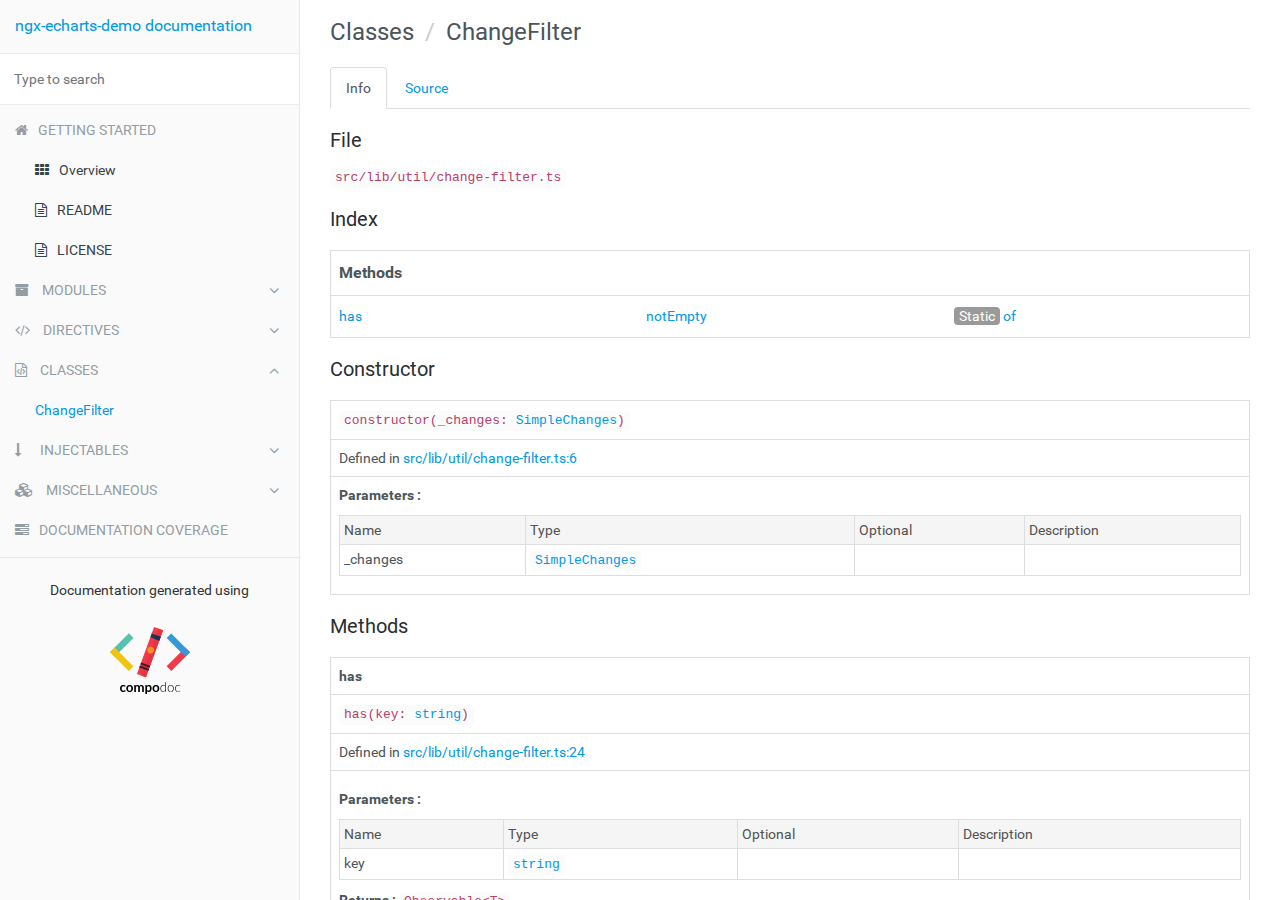
<file: api-doc/classes/ChangeFilter.html>
<!doctype html>
<html class="no-js" lang="">
    <head>
        <meta charset="utf-8">
        <meta http-equiv="x-ua-compatible" content="ie=edge">
        <title>ngx-echarts-demo documentation</title>
        <meta name="description" content="">
        <meta name="viewport" content="width=device-width, initial-scale=1">

        <link rel="icon" type="image/x-icon" href="../images/favicon.ico">
	    <link rel="stylesheet" href="../styles/style.css">
                 <link rel="stylesheet" href="../styles/stripe.css">
    </head>
    <body>

        <div class="navbar navbar-default navbar-fixed-top visible-xs">
            <a href="../" class="navbar-brand">ngx-echarts-demo documentation</a>
            <button type="button" class="btn btn-default btn-menu fa fa-bars" id="btn-menu"></button>
        </div>

        <div class="xs-menu menu" id="mobile-menu">
            <div id="book-search-input" role="search">
                <input type="text" placeholder="Type to search">
            </div>
            <nav>
            
                <ul class="list">
            
                    <li class="title">
                        <a href="../index.html">ngx-echarts-demo documentation</a>
                    </li>
            
                    <li class="divider"></li>
            
            
                    <li class="chapter">
                        <a data-type="chapter-link" href="../index.html"><span class="fa fa-home"></span>Getting started</a>
                        <ul class="links">
                                <li class="link">
                                    <a 
                                        
                                         href="../overview.html" 
                                         href="../overview.html" 
                                        >
                                        <span class="fa fa-th"></span>Overview
                                    </a>
                                </li>
                                <li class="link">
                                  <a href="../index.html" ><span class="fa fa-file-text-o"></span>README</a>
                                </li>
                                <li class="link">
                                        <a href="../license.html"
                                    >
                                        <span class="fa fa-file-text-o"></span>LICENSE
                                    </a>
                                </li>
                        </ul>
                    </li>
            
            
                    <li class="chapter">
                        <a data-type="chapter-link" href="../modules.html" >
                            <div class="menu-toggler linked" data-toggle="collapse"
                                    data-target="#xs-modules-links"
                            >
                                <span class="fa fa-archive"></span>
                                <span class="link-name">Modules</span>
                                <span class="fa fa-angle-down"></span>
                            </div>
                        </a>
                        <ul class="links collapse "
                                id="xs-modules-links"
                            >
                                <li class="link">
                                    <a href="../modules/NgxEchartsModule.html" >NgxEchartsModule</a>
                                </li>
                        </ul>
                    </li>
            
            
                    <li class="chapter">
                        <div class="simple menu-toggler" data-toggle="collapse"
                                data-target="#xs-directives-links"
                            >
                            <span class="fa fa-code"></span>
                            <span>Directives</span>
                            <span class="fa fa-angle-down"></span>
                        </div>
                        <ul class="links collapse "
                                id="xs-directives-links"
                            >
                                <li class="link">
                                    <a href="../directives/NgxEchartsDirective.html" >NgxEchartsDirective</a>
                                </li>
                        </ul>
                    </li>
            
                    <li class="chapter">
                        <div class="simple menu-toggler" data-toggle="collapse"
                                data-target="#xs-classes-links"
                            >
                            <span class="fa fa-file-code-o"></span>
                            <span>Classes</span>
                            <span class="fa fa-angle-down"></span>
                        </div>
                        <ul class="links collapse "
                                id="xs-classes-links"
                            >
                                <li class="link">
                                    <a href="../classes/ChangeFilter.html"  data-type="entity-link" class="active" >ChangeFilter</a>
                                </li>
                        </ul>
                    </li>
            
                    <li class="chapter">
                        <div class="simple menu-toggler" data-toggle="collapse"
                                data-target="#xs-injectables-links"
                            >
                            <span class="fa fa-long-arrow-down"></span>
                            <span>Injectables</span>
                            <span class="fa fa-angle-down"></span>
                        </div>
                        <ul class="links collapse "
                                id="xs-injectables-links"
                            >
                                <li class="link">
                                    <a href="../injectables/NgxEchartsService.html" >NgxEchartsService</a>
                                </li>
                        </ul>
                    </li>
            
            
            
            
                    <li class="chapter">
                        <div class="simple menu-toggler" data-toggle="collapse"
                                data-target="#xs-miscellaneous-links"
                            >
                            <span class="fa fa-cubes"></span>
                            <span>Miscellaneous</span>
                            <span class="fa fa-angle-down"></span>
                        </div>
                        <ul class="links collapse "
                                id="xs-miscellaneous-links"
                            >
                                <li class="link">
                                  <a href="../miscellaneous/variables.html" data-type="entity-link" >Variables</a>
                                </li>
                        </ul>
                    </li>
            
            
                    <li class="chapter">
                        <a data-type="chapter-link" href="../coverage.html" ><span class="fa fa-tasks"></span>Documentation coverage</a>
                    </li>
            
                    <li class="divider"></li>
                    <li class="copyright">
                            Documentation generated using <a href="https://compodoc.github.io/website/" target="_blank">
                                        <img src="..//images/compodoc-vectorise.svg" class="img-responsive">
                            </a>
                    </li>
            
                </ul>
            
            </nav>
        </div>

        <div class="container-fluid main">
           <div class="row main">
               <div class="hidden-xs menu">
                   <nav>
                   
                       <ul class="list">
                   
                           <li class="title">
                               <a href="../index.html">ngx-echarts-demo documentation</a>
                           </li>
                   
                           <li class="divider"></li>
                   
                               <div id="book-search-input" role="search">
                                   <input type="text" placeholder="Type to search">
                               </div>
                   
                           <li class="chapter">
                               <a data-type="chapter-link" href="../index.html"><span class="fa fa-home"></span>Getting started</a>
                               <ul class="links">
                                       <li class="link">
                                           <a 
                                               
                                                href="../overview.html" 
                                                href="../overview.html" 
                                               >
                                               <span class="fa fa-th"></span>Overview
                                           </a>
                                       </li>
                                       <li class="link">
                                         <a href="../index.html" ><span class="fa fa-file-text-o"></span>README</a>
                                       </li>
                                       <li class="link">
                                               <a href="../license.html"
                                           >
                                               <span class="fa fa-file-text-o"></span>LICENSE
                                           </a>
                                       </li>
                               </ul>
                           </li>
                   
                   
                           <li class="chapter">
                               <a data-type="chapter-link" href="../modules.html" >
                                   <div class="menu-toggler linked" data-toggle="collapse"
                                           data-target="#modules-links"
                                   >
                                       <span class="fa fa-archive"></span>
                                       <span class="link-name">Modules</span>
                                       <span class="fa fa-angle-down"></span>
                                   </div>
                               </a>
                               <ul class="links collapse "
                                       id="modules-links"
                   >
                                       <li class="link">
                                           <a href="../modules/NgxEchartsModule.html" >NgxEchartsModule</a>
                                       </li>
                               </ul>
                           </li>
                   
                   
                           <li class="chapter">
                               <div class="simple menu-toggler" data-toggle="collapse"
                                       data-target="#directives-links"
                   >
                                   <span class="fa fa-code"></span>
                                   <span>Directives</span>
                                   <span class="fa fa-angle-down"></span>
                               </div>
                               <ul class="links collapse "
                                       id="directives-links"
                   >
                                       <li class="link">
                                           <a href="../directives/NgxEchartsDirective.html" >NgxEchartsDirective</a>
                                       </li>
                               </ul>
                           </li>
                   
                           <li class="chapter">
                               <div class="simple menu-toggler" data-toggle="collapse"
                                       data-target="#classes-links"
                   >
                                   <span class="fa fa-file-code-o"></span>
                                   <span>Classes</span>
                                   <span class="fa fa-angle-down"></span>
                               </div>
                               <ul class="links collapse "
                                       id="classes-links"
                   >
                                       <li class="link">
                                           <a href="../classes/ChangeFilter.html"  data-type="entity-link" class="active" >ChangeFilter</a>
                                       </li>
                               </ul>
                           </li>
                   
                           <li class="chapter">
                               <div class="simple menu-toggler" data-toggle="collapse"
                                       data-target="#injectables-links"
                   >
                                   <span class="fa fa-long-arrow-down"></span>
                                   <span>Injectables</span>
                                   <span class="fa fa-angle-down"></span>
                               </div>
                               <ul class="links collapse "
                                       id="injectables-links"
                   >
                                       <li class="link">
                                           <a href="../injectables/NgxEchartsService.html" >NgxEchartsService</a>
                                       </li>
                               </ul>
                           </li>
                   
                   
                   
                   
                           <li class="chapter">
                               <div class="simple menu-toggler" data-toggle="collapse"
                                       data-target="#miscellaneous-links"
                   >
                                   <span class="fa fa-cubes"></span>
                                   <span>Miscellaneous</span>
                                   <span class="fa fa-angle-down"></span>
                               </div>
                               <ul class="links collapse "
                                       id="miscellaneous-links"
                   >
                                       <li class="link">
                                         <a href="../miscellaneous/variables.html" data-type="entity-link" >Variables</a>
                                       </li>
                               </ul>
                           </li>
                   
                   
                           <li class="chapter">
                               <a data-type="chapter-link" href="../coverage.html" ><span class="fa fa-tasks"></span>Documentation coverage</a>
                           </li>
                   
                           <li class="divider"></li>
                           <li class="copyright">
                                   Documentation generated using <a href="https://compodoc.github.io/website/" target="_blank">
                                               <img src="..//images/compodoc-vectorise.svg" class="img-responsive">
                                   </a>
                           </li>
                   
                       </ul>
                   
                   </nav>
               </div>
               <div class="content class">
                   <div class="content-data">









<ol class="breadcrumb">
  <li>Classes</li>
  <li>ChangeFilter</li>
</ol>

<ul class="nav nav-tabs" role="tablist">
    <li class="active">
        <a href="#info" id="info-tab" role="tab" data-toggle="tab" data-link="info">Info</a>
    </li>


    <li>
        <a href="#source" role="tab" id="source-tab" data-toggle="tab" data-link="source">Source</a>
    </li>
</ul>

<div class="tab-content">
    <div class="tab-pane fade active in" id="info">
        <p class="comment">
            <h3>File</h3>
        </p>
        <p class="comment">
            <code>src/lib/util/change-filter.ts</code>
        </p>





            <section>
                <h3 id="index">Index</h3>
                <table class="table table-sm table-bordered index-table">
                    <tbody>
                        <tr>
                            <td class="col-md-4">
                                <h6><b>Methods</b></h6>
                            </td>
                        </tr>
                        <tr>
                            <td class="col-md-4">
                                <ul class="index-list">
                                    <li>
                                         <a href="#has">has</a>
                                    </li>
                                    <li>
                                         <a href="#notEmpty">notEmpty</a>
                                    </li>
                                    <li>
                                        <span class="modifier">Static</span> <a href="#of">of</a>
                                    </li>
                                </ul>
                            </td>
                        </tr>
                    </tbody>
                </table>
            </section>

            <section>
                <h3 id="constructor">Constructor</h3>
                    <table class="table table-sm table-bordered">
                        <tbody>
                            <tr>
                                <td class="col-md-4">
                                    <code>constructor(_changes: <a href="https://angular.io/docs/ts/latest/api/api/core/SimpleChanges" target="_blank">SimpleChanges</a>)</code>
                                </td>
                            </tr>
                                    <tr>
                                        <td class="col-md-4">
                                            <div class="io-line">Defined in <a href="" data-line="6" class="link-to-prism">src/lib/util/change-filter.ts:6</a></div>
                                        </td>
                                    </tr>
            
                            <tr>
                                <td class="col-md-4">
                                        <div>
                                                <b>Parameters :</b>
                                                <table class="params">
                                                    <thead>
                                                        <tr>
                                                            <td>Name</td>
                                                            <td>Type</td>
                                                            <td>Optional</td>
                                                            <td>Description</td>
                                                        </tr>
                                                    </thead>
                                                    <tbody>
                                                            <tr>
                                                              <td>_changes</td>
                                                              <td>
                                                                        <code><a href="https://angular.io/docs/ts/latest/api/api/core/SimpleChanges" target="_blank" >SimpleChanges</a></code>
                                                              </td>
                                                              <td>
                                                              </td>
                                                              <td></td>
                                                            </tr>
                                                    </tbody>
                                                </table>
                                        </div>
                                </td>
                            </tr>
                        </tbody>
                    </table>
            </section>

            <section>
                
                    <h3 id="methods">
                        Methods
                    </h3>
                    <table class="table table-sm table-bordered">
                        <tbody>
                            <tr>
                                <td class="col-md-4">
                                    <a name="has"></a>
                                    <span class="name"><b> has</b><a href="#has"><span class="fa fa-link"></span></a></span>
                                </td>
                            </tr>
                            <tr>
                                <td class="col-md-4">
            <code>has(key: <a href="https://developer.mozilla.org/en-US/docs/Web/JavaScript/Reference/Global_Objects/string" target="_blank">string</a>)</code>
                                </td>
                            </tr>
            
            
                                    <tr>
                                        <td class="col-md-4">
                                            <div class="io-line">Defined in <a href="" data-line="24" class="link-to-prism">src/lib/util/change-filter.ts:24</a></div>
                                        </td>
                                    </tr>
            
                            <tr>
                                <td class="col-md-4">
            
                                        <div class="io-description">
                                                <b>Parameters :</b>
                                                <table class="params">
                                                    <thead>
                                                        <tr>
                                                            <td>Name</td>
                                                            <td>Type</td>
                                                            <td>Optional</td>
                                                            <td>Description</td>
                                                        </tr>
                                                    </thead>
                                                    <tbody>
                                                            <tr>
                                                              <td>key</td>
                                                              <td>
                                                                      <code><a href="https://developer.mozilla.org/en-US/docs/Web/JavaScript/Reference/Global_Objects/string" target="_blank" >string</a></code>
                                                              </td>
                                                              <td>
                                                              </td>
                                                              <td></td>
                                                            </tr>
                                                    </tbody>
                                                </table>
                                        </div>
                                        <div>
                                        </div>
                                        <div class="io-description">
                                            <b>Returns : </b>    <code>Observable&lt;T&gt;</code>
            
                                        </div>
                                            <div class="io-description">
                                                
                                            </div>
                                </td>
                            </tr>
                        </tbody>
                    </table>
                    <table class="table table-sm table-bordered">
                        <tbody>
                            <tr>
                                <td class="col-md-4">
                                    <a name="notEmpty"></a>
                                    <span class="name"><b> notEmpty</b><a href="#notEmpty"><span class="fa fa-link"></span></a></span>
                                </td>
                            </tr>
                            <tr>
                                <td class="col-md-4">
            <code>notEmpty(key: <a href="https://developer.mozilla.org/en-US/docs/Web/JavaScript/Reference/Global_Objects/string" target="_blank">string</a>)</code>
                                </td>
                            </tr>
            
            
                                    <tr>
                                        <td class="col-md-4">
                                            <div class="io-line">Defined in <a href="" data-line="13" class="link-to-prism">src/lib/util/change-filter.ts:13</a></div>
                                        </td>
                                    </tr>
            
                            <tr>
                                <td class="col-md-4">
            
                                        <div class="io-description">
                                                <b>Parameters :</b>
                                                <table class="params">
                                                    <thead>
                                                        <tr>
                                                            <td>Name</td>
                                                            <td>Type</td>
                                                            <td>Optional</td>
                                                            <td>Description</td>
                                                        </tr>
                                                    </thead>
                                                    <tbody>
                                                            <tr>
                                                              <td>key</td>
                                                              <td>
                                                                      <code><a href="https://developer.mozilla.org/en-US/docs/Web/JavaScript/Reference/Global_Objects/string" target="_blank" >string</a></code>
                                                              </td>
                                                              <td>
                                                              </td>
                                                              <td></td>
                                                            </tr>
                                                    </tbody>
                                                </table>
                                        </div>
                                        <div>
                                        </div>
                                        <div class="io-description">
                                            <b>Returns : </b>    <code>Observable&lt;T&gt;</code>
            
                                        </div>
                                            <div class="io-description">
                                                
                                            </div>
                                </td>
                            </tr>
                        </tbody>
                    </table>
                    <table class="table table-sm table-bordered">
                        <tbody>
                            <tr>
                                <td class="col-md-4">
                                    <a name="of"></a>
                                    <span class="name"><b><span class="modifier">Static</span> of</b><a href="#of"><span class="fa fa-link"></span></a></span>
                                </td>
                            </tr>
                            <tr>
                                <td class="col-md-4">
                                        <span class="modifier-icon fa fa-reset"></span>
                                    <code>of(changes: <a href="https://angular.io/docs/ts/latest/api/api/core/SimpleChanges" target="_blank">SimpleChanges</a>)</code>
                                </td>
                            </tr>
            
            
                                    <tr>
                                        <td class="col-md-4">
                                            <div class="io-line">Defined in <a href="" data-line="9" class="link-to-prism">src/lib/util/change-filter.ts:9</a></div>
                                        </td>
                                    </tr>
            
                            <tr>
                                <td class="col-md-4">
            
                                        <div class="io-description">
                                                <b>Parameters :</b>
                                                <table class="params">
                                                    <thead>
                                                        <tr>
                                                            <td>Name</td>
                                                            <td>Type</td>
                                                            <td>Optional</td>
                                                            <td>Description</td>
                                                        </tr>
                                                    </thead>
                                                    <tbody>
                                                            <tr>
                                                              <td>changes</td>
                                                              <td>
                                                                      <code><a href="https://angular.io/docs/ts/latest/api/api/core/SimpleChanges" target="_blank" >SimpleChanges</a></code>
                                                              </td>
                                                              <td>
                                                              </td>
                                                              <td></td>
                                                            </tr>
                                                    </tbody>
                                                </table>
                                        </div>
                                        <div>
                                        </div>
                                        <div class="io-description">
                                            <b>Returns : </b>    <code><a href="../classes/ChangeFilter.html" target="_self" >ChangeFilter</a></code>
            
                                        </div>
                                            <div class="io-description">
                                                
                                            </div>
                                </td>
                            </tr>
                        </tbody>
                    </table>
            </section>



    </div>


    <div class="tab-pane fade tab-source-code" id="source">
        <pre class="line-numbers"><code class="language-typescript">import { SimpleChanges } from &#x27;@angular/core&#x27;;
import { Observable } from &#x27;rxjs/Observable&#x27;;
import &#x27;rxjs/add/observable/of&#x27;;
import &#x27;rxjs/add/observable/empty&#x27;;

export class ChangeFilter {
  constructor(private _changes: SimpleChanges) { }

  static of(changes: SimpleChanges) {
    return new ChangeFilter(changes);
  }

  notEmpty&lt;T&gt;(key: string): Observable&lt;T&gt; {
    if (this._changes[key]) {
      let value: T &#x3D; this._changes[key].currentValue;

      if (value !&#x3D;&#x3D; undefined &amp;&amp; value !&#x3D;&#x3D; null) {
        return Observable.of(value);
      }
    }
    return Observable.empty();
  }

  has&lt;T&gt;(key: string): Observable&lt;T&gt; {
    if (this._changes[key]) {
      let value: T &#x3D; this._changes[key].currentValue;
      return Observable.of(value);
    }
    return Observable.empty();
  }
}
</code></pre>
    </div>
</div>





                   </div><div class="search-results">
    <div class="has-results">
        <h1 class="search-results-title"><span class='search-results-count'></span> results matching "<span class='search-query'></span>"</h1>
        <ul class="search-results-list"></ul>
    </div>
    <div class="no-results">
        <h1 class="search-results-title">No results matching "<span class='search-query'></span>"</h1>
    </div>
</div>
</div>
           </div>
       </div>

       <script src="../js/libs/bootstrap-native.js"></script>

       <script src="../js/libs/es6-shim.min.js"></script>
       <script src="../js/libs/EventDispatcher.js"></script>
       <script src="../js/libs/promise.min.js"></script>
       <script src="../js/libs/zepto.min.js"></script>

       <script src="../js/compodoc.js"></script>

       <script>var COMPODOC_CURRENT_PAGE_DEPTH = 1;</script>

       <script src="../js/search/search.js"></script>
       <script src="../js/search/lunr.min.js"></script>
       <script src="../js/search/search-lunr.js"></script>

       <script src="../js/tabs.js"></script>
       <script src="../js/menu.js"></script>
       <script src="../js/libs/prism.js"></script>
       <script src="../js/sourceCode.js"></script>
       <script src="../js/search/search_index.js"></script>

    </body>
</html>
</file>
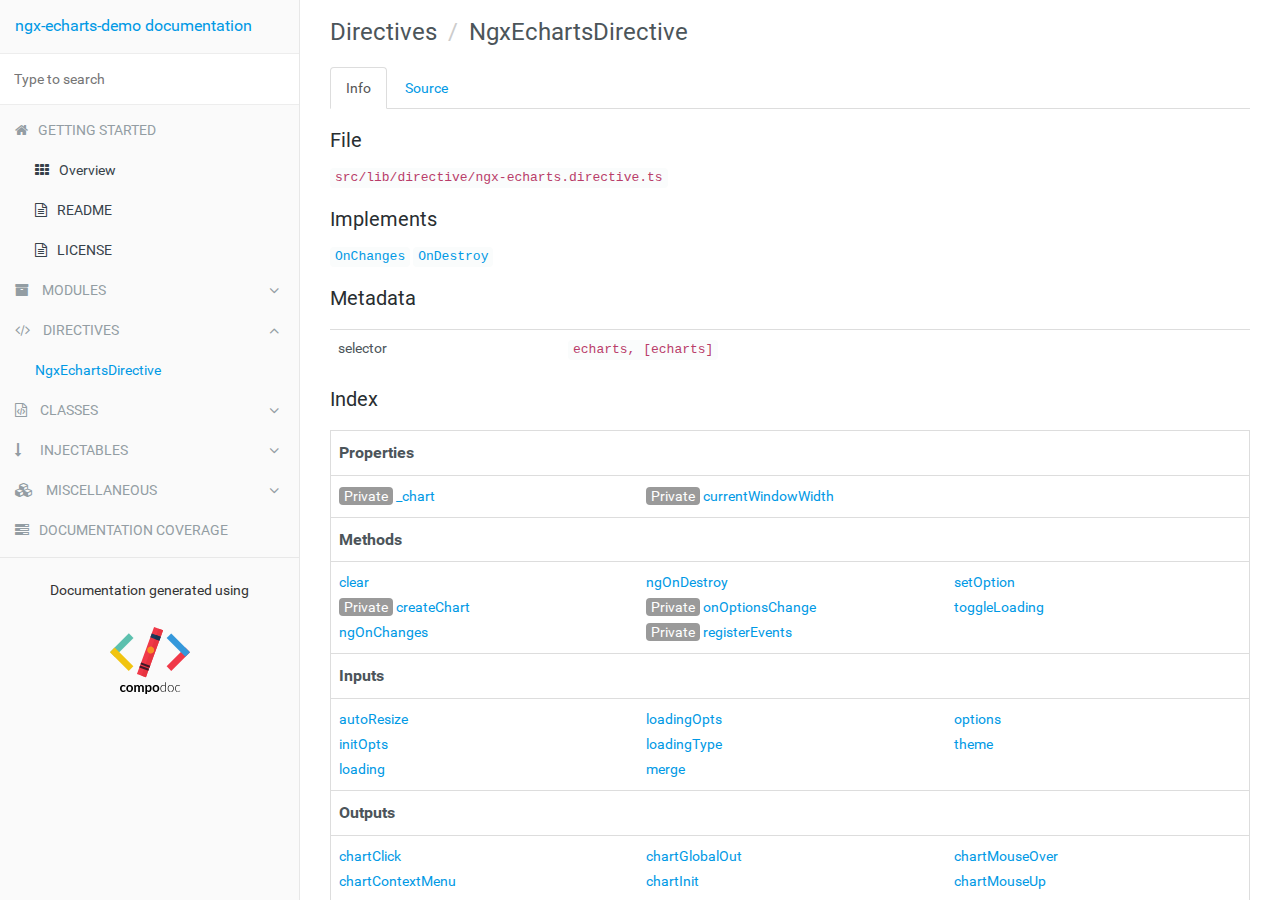
<file: api-doc/directives/NgxEchartsDirective.html>
<!doctype html>
<html class="no-js" lang="">
    <head>
        <meta charset="utf-8">
        <meta http-equiv="x-ua-compatible" content="ie=edge">
        <title>ngx-echarts-demo documentation</title>
        <meta name="description" content="">
        <meta name="viewport" content="width=device-width, initial-scale=1">

        <link rel="icon" type="image/x-icon" href="../images/favicon.ico">
	    <link rel="stylesheet" href="../styles/style.css">
                 <link rel="stylesheet" href="../styles/stripe.css">
    </head>
    <body>

        <div class="navbar navbar-default navbar-fixed-top visible-xs">
            <a href="../" class="navbar-brand">ngx-echarts-demo documentation</a>
            <button type="button" class="btn btn-default btn-menu fa fa-bars" id="btn-menu"></button>
        </div>

        <div class="xs-menu menu" id="mobile-menu">
            <div id="book-search-input" role="search">
                <input type="text" placeholder="Type to search">
            </div>
            <nav>
            
                <ul class="list">
            
                    <li class="title">
                        <a href="../index.html">ngx-echarts-demo documentation</a>
                    </li>
            
                    <li class="divider"></li>
            
            
                    <li class="chapter">
                        <a data-type="chapter-link" href="../index.html"><span class="fa fa-home"></span>Getting started</a>
                        <ul class="links">
                                <li class="link">
                                    <a 
                                        
                                         href="../overview.html" 
                                         href="../overview.html" 
                                        >
                                        <span class="fa fa-th"></span>Overview
                                    </a>
                                </li>
                                <li class="link">
                                  <a href="../index.html" ><span class="fa fa-file-text-o"></span>README</a>
                                </li>
                                <li class="link">
                                        <a href="../license.html"
                                    >
                                        <span class="fa fa-file-text-o"></span>LICENSE
                                    </a>
                                </li>
                        </ul>
                    </li>
            
            
                    <li class="chapter">
                        <a data-type="chapter-link" href="../modules.html" >
                            <div class="menu-toggler linked" data-toggle="collapse"
                                    data-target="#xs-modules-links"
                            >
                                <span class="fa fa-archive"></span>
                                <span class="link-name">Modules</span>
                                <span class="fa fa-angle-down"></span>
                            </div>
                        </a>
                        <ul class="links collapse "
                                id="xs-modules-links"
                            >
                                <li class="link">
                                    <a href="../modules/NgxEchartsModule.html" >NgxEchartsModule</a>
                                </li>
                        </ul>
                    </li>
            
            
                    <li class="chapter">
                        <div class="simple menu-toggler" data-toggle="collapse"
                                data-target="#xs-directives-links"
                            >
                            <span class="fa fa-code"></span>
                            <span>Directives</span>
                            <span class="fa fa-angle-down"></span>
                        </div>
                        <ul class="links collapse "
                                id="xs-directives-links"
                            >
                                <li class="link">
                                    <a href="../directives/NgxEchartsDirective.html"  data-type="entity-link" class="active" >NgxEchartsDirective</a>
                                </li>
                        </ul>
                    </li>
            
                    <li class="chapter">
                        <div class="simple menu-toggler" data-toggle="collapse"
                                data-target="#xs-classes-links"
                            >
                            <span class="fa fa-file-code-o"></span>
                            <span>Classes</span>
                            <span class="fa fa-angle-down"></span>
                        </div>
                        <ul class="links collapse "
                                id="xs-classes-links"
                            >
                                <li class="link">
                                    <a href="../classes/ChangeFilter.html" >ChangeFilter</a>
                                </li>
                        </ul>
                    </li>
            
                    <li class="chapter">
                        <div class="simple menu-toggler" data-toggle="collapse"
                                data-target="#xs-injectables-links"
                            >
                            <span class="fa fa-long-arrow-down"></span>
                            <span>Injectables</span>
                            <span class="fa fa-angle-down"></span>
                        </div>
                        <ul class="links collapse "
                                id="xs-injectables-links"
                            >
                                <li class="link">
                                    <a href="../injectables/NgxEchartsService.html" >NgxEchartsService</a>
                                </li>
                        </ul>
                    </li>
            
            
            
            
                    <li class="chapter">
                        <div class="simple menu-toggler" data-toggle="collapse"
                                data-target="#xs-miscellaneous-links"
                            >
                            <span class="fa fa-cubes"></span>
                            <span>Miscellaneous</span>
                            <span class="fa fa-angle-down"></span>
                        </div>
                        <ul class="links collapse "
                                id="xs-miscellaneous-links"
                            >
                                <li class="link">
                                  <a href="../miscellaneous/variables.html" data-type="entity-link" >Variables</a>
                                </li>
                        </ul>
                    </li>
            
            
                    <li class="chapter">
                        <a data-type="chapter-link" href="../coverage.html" ><span class="fa fa-tasks"></span>Documentation coverage</a>
                    </li>
            
                    <li class="divider"></li>
                    <li class="copyright">
                            Documentation generated using <a href="https://compodoc.github.io/website/" target="_blank">
                                        <img src="..//images/compodoc-vectorise.svg" class="img-responsive">
                            </a>
                    </li>
            
                </ul>
            
            </nav>
        </div>

        <div class="container-fluid main">
           <div class="row main">
               <div class="hidden-xs menu">
                   <nav>
                   
                       <ul class="list">
                   
                           <li class="title">
                               <a href="../index.html">ngx-echarts-demo documentation</a>
                           </li>
                   
                           <li class="divider"></li>
                   
                               <div id="book-search-input" role="search">
                                   <input type="text" placeholder="Type to search">
                               </div>
                   
                           <li class="chapter">
                               <a data-type="chapter-link" href="../index.html"><span class="fa fa-home"></span>Getting started</a>
                               <ul class="links">
                                       <li class="link">
                                           <a 
                                               
                                                href="../overview.html" 
                                                href="../overview.html" 
                                               >
                                               <span class="fa fa-th"></span>Overview
                                           </a>
                                       </li>
                                       <li class="link">
                                         <a href="../index.html" ><span class="fa fa-file-text-o"></span>README</a>
                                       </li>
                                       <li class="link">
                                               <a href="../license.html"
                                           >
                                               <span class="fa fa-file-text-o"></span>LICENSE
                                           </a>
                                       </li>
                               </ul>
                           </li>
                   
                   
                           <li class="chapter">
                               <a data-type="chapter-link" href="../modules.html" >
                                   <div class="menu-toggler linked" data-toggle="collapse"
                                           data-target="#modules-links"
                                   >
                                       <span class="fa fa-archive"></span>
                                       <span class="link-name">Modules</span>
                                       <span class="fa fa-angle-down"></span>
                                   </div>
                               </a>
                               <ul class="links collapse "
                                       id="modules-links"
                   >
                                       <li class="link">
                                           <a href="../modules/NgxEchartsModule.html" >NgxEchartsModule</a>
                                       </li>
                               </ul>
                           </li>
                   
                   
                           <li class="chapter">
                               <div class="simple menu-toggler" data-toggle="collapse"
                                       data-target="#directives-links"
                   >
                                   <span class="fa fa-code"></span>
                                   <span>Directives</span>
                                   <span class="fa fa-angle-down"></span>
                               </div>
                               <ul class="links collapse "
                                       id="directives-links"
                   >
                                       <li class="link">
                                           <a href="../directives/NgxEchartsDirective.html"  data-type="entity-link" class="active" >NgxEchartsDirective</a>
                                       </li>
                               </ul>
                           </li>
                   
                           <li class="chapter">
                               <div class="simple menu-toggler" data-toggle="collapse"
                                       data-target="#classes-links"
                   >
                                   <span class="fa fa-file-code-o"></span>
                                   <span>Classes</span>
                                   <span class="fa fa-angle-down"></span>
                               </div>
                               <ul class="links collapse "
                                       id="classes-links"
                   >
                                       <li class="link">
                                           <a href="../classes/ChangeFilter.html" >ChangeFilter</a>
                                       </li>
                               </ul>
                           </li>
                   
                           <li class="chapter">
                               <div class="simple menu-toggler" data-toggle="collapse"
                                       data-target="#injectables-links"
                   >
                                   <span class="fa fa-long-arrow-down"></span>
                                   <span>Injectables</span>
                                   <span class="fa fa-angle-down"></span>
                               </div>
                               <ul class="links collapse "
                                       id="injectables-links"
                   >
                                       <li class="link">
                                           <a href="../injectables/NgxEchartsService.html" >NgxEchartsService</a>
                                       </li>
                               </ul>
                           </li>
                   
                   
                   
                   
                           <li class="chapter">
                               <div class="simple menu-toggler" data-toggle="collapse"
                                       data-target="#miscellaneous-links"
                   >
                                   <span class="fa fa-cubes"></span>
                                   <span>Miscellaneous</span>
                                   <span class="fa fa-angle-down"></span>
                               </div>
                               <ul class="links collapse "
                                       id="miscellaneous-links"
                   >
                                       <li class="link">
                                         <a href="../miscellaneous/variables.html" data-type="entity-link" >Variables</a>
                                       </li>
                               </ul>
                           </li>
                   
                   
                           <li class="chapter">
                               <a data-type="chapter-link" href="../coverage.html" ><span class="fa fa-tasks"></span>Documentation coverage</a>
                           </li>
                   
                           <li class="divider"></li>
                           <li class="copyright">
                                   Documentation generated using <a href="https://compodoc.github.io/website/" target="_blank">
                                               <img src="..//images/compodoc-vectorise.svg" class="img-responsive">
                                   </a>
                           </li>
                   
                       </ul>
                   
                   </nav>
               </div>
               <div class="content directive">
                   <div class="content-data">





<ol class="breadcrumb">
  <li>Directives</li>
  <li>NgxEchartsDirective</li>
</ol>

<ul class="nav nav-tabs" role="tablist">
    <li class="active">
        <a href="#info" id="info-tab" role="tab" data-toggle="tab" data-link="info">Info</a>
    </li>


    <li>
        <a href="#source" role="tab" id="source-tab" data-toggle="tab" data-link="source">Source</a>
    </li>

</ul>

<div class="tab-content">
    <div class="tab-pane fade active in" id="info">
        <p class="comment">
            <h3>File</h3>
        </p>
        <p class="comment">
            <code>src/lib/directive/ngx-echarts.directive.ts</code>
        </p>


            <p class="comment">
                <h3>Implements</h3>
            </p>
            <p class="comment">
                        <code><a href="https://angular.io/docs/ts/latest/api/api/core/OnChanges" target="_blank" >OnChanges</a></code>
                        <code><a href="https://angular.io/docs/ts/latest/api/api/core/OnDestroy" target="_blank" >OnDestroy</a></code>
            </p>


        <section>
            <h3>Metadata</h3>
            <table class="table table-sm table-hover">
                <tbody>

                    <tr>
                        <td class="col-md-3">selector</td>
                        <td class="col-md-9"><code>echarts, [echarts]</code></td>
                    </tr>

                </tbody>
            </table>
        </section>

            <section>
                <h3 id="index">Index</h3>
                <table class="table table-sm table-bordered index-table">
                    <tbody>
                        <tr>
                            <td class="col-md-4">
                                <h6><b>Properties</b></h6>
                            </td>
                        </tr>
                        <tr>
                            <td class="col-md-4">
                                <ul class="index-list">
                                    <li>
                                        <span class="modifier">Private</span> <a href="#_chart">_chart</a>
                                    </li>
                                    <li>
                                        <span class="modifier">Private</span> <a href="#currentWindowWidth">currentWindowWidth</a>
                                    </li>
                                </ul>
                            </td>
                        </tr>
                        <tr>
                            <td class="col-md-4">
                                <h6><b>Methods</b></h6>
                            </td>
                        </tr>
                        <tr>
                            <td class="col-md-4">
                                <ul class="index-list">
                                    <li>
                                         <a href="#clear">clear</a>
                                    </li>
                                    <li>
                                        <span class="modifier">Private</span> <a href="#createChart">createChart</a>
                                    </li>
                                    <li>
                                         <a href="#ngOnChanges">ngOnChanges</a>
                                    </li>
                                    <li>
                                         <a href="#ngOnDestroy">ngOnDestroy</a>
                                    </li>
                                    <li>
                                        <span class="modifier">Private</span> <a href="#onOptionsChange">onOptionsChange</a>
                                    </li>
                                    <li>
                                        <span class="modifier">Private</span> <a href="#registerEvents">registerEvents</a>
                                    </li>
                                    <li>
                                         <a href="#setOption">setOption</a>
                                    </li>
                                    <li>
                                         <a href="#toggleLoading">toggleLoading</a>
                                    </li>
                                </ul>
                            </td>
                        </tr>
                        <tr>
                            <td class="col-md-4">
                                <h6><b>Inputs</b></h6>
                            </td>
                        </tr>
                        <tr>
                            <td class="col-md-4">
                                <ul class="index-list">
                                    <li>
                                        <a href="#autoResize">autoResize</a>
                                    </li>
                                    <li>
                                        <a href="#initOpts">initOpts</a>
                                    </li>
                                    <li>
                                        <a href="#loading">loading</a>
                                    </li>
                                    <li>
                                        <a href="#loadingOpts">loadingOpts</a>
                                    </li>
                                    <li>
                                        <a href="#loadingType">loadingType</a>
                                    </li>
                                    <li>
                                        <a href="#merge">merge</a>
                                    </li>
                                    <li>
                                        <a href="#options">options</a>
                                    </li>
                                    <li>
                                        <a href="#theme">theme</a>
                                    </li>
                                </ul>
                            </td>
                        </tr>
                        <tr>
                            <td class="col-md-4">
                                <h6><b>Outputs</b></h6>
                            </td>
                        </tr>
                        <tr>
                            <td class="col-md-4">
                                <ul class="index-list">
                                    <li>
                                        <a href="#chartClick">chartClick</a>
                                    </li>
                                    <li>
                                        <a href="#chartContextMenu">chartContextMenu</a>
                                    </li>
                                    <li>
                                        <a href="#chartDataZoom">chartDataZoom</a>
                                    </li>
                                    <li>
                                        <a href="#chartDblClick">chartDblClick</a>
                                    </li>
                                    <li>
                                        <a href="#chartGlobalOut">chartGlobalOut</a>
                                    </li>
                                    <li>
                                        <a href="#chartInit">chartInit</a>
                                    </li>
                                    <li>
                                        <a href="#chartMouseDown">chartMouseDown</a>
                                    </li>
                                    <li>
                                        <a href="#chartMouseOut">chartMouseOut</a>
                                    </li>
                                    <li>
                                        <a href="#chartMouseOver">chartMouseOver</a>
                                    </li>
                                    <li>
                                        <a href="#chartMouseUp">chartMouseUp</a>
                                    </li>
                                </ul>
                            </td>
                        </tr>
                        <tr>
                            <td class="col-md-4">
                                <h6><b>HostListeners</b></h6>
                            </td>
                        </tr>
                        <tr>
                            <td class="col-md-4">
                                <ul class="index-list">
                                    <li>
                                        <a href="#window:resize">window:resize</a>
                                    </li>
                                </ul>
                            </td>
                        </tr>
                    </tbody>
                </table>
            </section>

            <section>
                <h3 id="constructor">Constructor</h3>
                    <table class="table table-sm table-bordered">
                        <tbody>
                            <tr>
                                <td class="col-md-4">
                                    <code>constructor(el: <a href="https://angular.io/docs/ts/latest/api/api/core/ElementRef" target="_blank">ElementRef</a>, _ngZone: <a href="https://angular.io/docs/ts/latest/api/api/core/NgZone" target="_blank">NgZone</a>)</code>
                                </td>
                            </tr>
                                    <tr>
                                        <td class="col-md-4">
                                            <div class="io-line">Defined in <a href="" data-line="33" class="link-to-prism">src/lib/directive/ngx-echarts.directive.ts:33</a></div>
                                        </td>
                                    </tr>
            
                            <tr>
                                <td class="col-md-4">
                                        <div>
                                                <b>Parameters :</b>
                                                <table class="params">
                                                    <thead>
                                                        <tr>
                                                            <td>Name</td>
                                                            <td>Type</td>
                                                            <td>Optional</td>
                                                            <td>Description</td>
                                                        </tr>
                                                    </thead>
                                                    <tbody>
                                                            <tr>
                                                              <td>el</td>
                                                              <td>
                                                                        <code><a href="https://angular.io/docs/ts/latest/api/api/core/ElementRef" target="_blank" >ElementRef</a></code>
                                                              </td>
                                                              <td>
                                                              </td>
                                                              <td></td>
                                                            </tr>
                                                            <tr>
                                                              <td>_ngZone</td>
                                                              <td>
                                                                        <code><a href="https://angular.io/docs/ts/latest/api/api/core/NgZone" target="_blank" >NgZone</a></code>
                                                              </td>
                                                              <td>
                                                              </td>
                                                              <td></td>
                                                            </tr>
                                                    </tbody>
                                                </table>
                                        </div>
                                </td>
                            </tr>
                        </tbody>
                    </table>
            </section>

            <section>
                <h3 id="inputs">Inputs</h3>
                    <table class="table table-sm table-bordered">
                        <tbody>
                            <tr>
                                <td class="col-md-2">
                                    <a name="autoResize"></a>
                                    <code>autoResize</code>
                                </td>
                                <td class="col-md-10">
                                    <p>
                                      <em>Default value: </em><code>true</code>
                                    </p>
                                </td>
                            </tr>
                                    <tr>
                                        <td class="col-md-2" colspan="2">
                                            <div class="io-line">Defined in <a href="" data-line="16" class="link-to-prism">src/lib/directive/ngx-echarts.directive.ts:16</a></div>
                                        </td>
                                    </tr>
                        </tbody>
                    </table>
                    <table class="table table-sm table-bordered">
                        <tbody>
                            <tr>
                                <td class="col-md-2">
                                    <a name="initOpts"></a>
                                    <code>initOpts</code>
                                </td>
                                <td class="col-md-10">
                                      <p>
                                        <em>Type:</em>    <code><a href="https://www.typescriptlang.org/docs/handbook/basic-types.html" target="_blank" >any</a></code>

                                      </p>
                                </td>
                            </tr>
                                    <tr>
                                        <td class="col-md-2" colspan="2">
                                            <div class="io-line">Defined in <a href="" data-line="14" class="link-to-prism">src/lib/directive/ngx-echarts.directive.ts:14</a></div>
                                        </td>
                                    </tr>
                        </tbody>
                    </table>
                    <table class="table table-sm table-bordered">
                        <tbody>
                            <tr>
                                <td class="col-md-2">
                                    <a name="loading"></a>
                                    <code>loading</code>
                                </td>
                                <td class="col-md-10">
                                      <p>
                                        <em>Type:</em>    <code><a href="https://developer.mozilla.org/en-US/docs/Web/JavaScript/Reference/Global_Objects/boolean" target="_blank" >boolean</a></code>

                                      </p>
                                </td>
                            </tr>
                                    <tr>
                                        <td class="col-md-2" colspan="2">
                                            <div class="io-line">Defined in <a href="" data-line="13" class="link-to-prism">src/lib/directive/ngx-echarts.directive.ts:13</a></div>
                                        </td>
                                    </tr>
                        </tbody>
                    </table>
                    <table class="table table-sm table-bordered">
                        <tbody>
                            <tr>
                                <td class="col-md-2">
                                    <a name="loadingOpts"></a>
                                    <code>loadingOpts</code>
                                </td>
                                <td class="col-md-10">
                                      <p>
                                        <em>Type:</em>    <code><a href="https://www.typescriptlang.org/docs/handbook/basic-types.html" target="_blank" >any</a></code>

                                      </p>
                                </td>
                            </tr>
                                    <tr>
                                        <td class="col-md-2" colspan="2">
                                            <div class="io-line">Defined in <a href="" data-line="18" class="link-to-prism">src/lib/directive/ngx-echarts.directive.ts:18</a></div>
                                        </td>
                                    </tr>
                        </tbody>
                    </table>
                    <table class="table table-sm table-bordered">
                        <tbody>
                            <tr>
                                <td class="col-md-2">
                                    <a name="loadingType"></a>
                                    <code>loadingType</code>
                                </td>
                                <td class="col-md-10">
                                    <p>
                                      <em>Default value: </em><code>default</code>
                                    </p>
                                </td>
                            </tr>
                                    <tr>
                                        <td class="col-md-2" colspan="2">
                                            <div class="io-line">Defined in <a href="" data-line="17" class="link-to-prism">src/lib/directive/ngx-echarts.directive.ts:17</a></div>
                                        </td>
                                    </tr>
                        </tbody>
                    </table>
                    <table class="table table-sm table-bordered">
                        <tbody>
                            <tr>
                                <td class="col-md-2">
                                    <a name="merge"></a>
                                    <code>merge</code>
                                </td>
                                <td class="col-md-10">
                                      <p>
                                        <em>Type:</em>    <code><a href="https://www.typescriptlang.org/docs/handbook/basic-types.html" target="_blank" >any</a></code>

                                      </p>
                                </td>
                            </tr>
                                    <tr>
                                        <td class="col-md-2" colspan="2">
                                            <div class="io-line">Defined in <a href="" data-line="15" class="link-to-prism">src/lib/directive/ngx-echarts.directive.ts:15</a></div>
                                        </td>
                                    </tr>
                        </tbody>
                    </table>
                    <table class="table table-sm table-bordered">
                        <tbody>
                            <tr>
                                <td class="col-md-2">
                                    <a name="options"></a>
                                    <code>options</code>
                                </td>
                                <td class="col-md-10">
                                      <p>
                                        <em>Type:</em>    <code><a href="https://www.typescriptlang.org/docs/handbook/basic-types.html" target="_blank" >any</a></code>

                                      </p>
                                </td>
                            </tr>
                                    <tr>
                                        <td class="col-md-2" colspan="2">
                                            <div class="io-line">Defined in <a href="" data-line="11" class="link-to-prism">src/lib/directive/ngx-echarts.directive.ts:11</a></div>
                                        </td>
                                    </tr>
                        </tbody>
                    </table>
                    <table class="table table-sm table-bordered">
                        <tbody>
                            <tr>
                                <td class="col-md-2">
                                    <a name="theme"></a>
                                    <code>theme</code>
                                </td>
                                <td class="col-md-10">
                                      <p>
                                        <em>Type:</em>    <code><a href="https://developer.mozilla.org/en-US/docs/Web/JavaScript/Reference/Global_Objects/string" target="_blank" >string</a></code>

                                      </p>
                                </td>
                            </tr>
                                    <tr>
                                        <td class="col-md-2" colspan="2">
                                            <div class="io-line">Defined in <a href="" data-line="12" class="link-to-prism">src/lib/directive/ngx-echarts.directive.ts:12</a></div>
                                        </td>
                                    </tr>
                        </tbody>
                    </table>
            </section>

            <section>
                <h3 id="outputs">Outputs</h3>
                    <table class="table table-sm table-bordered">
                        <tbody>
                            <tr>
                                <td class="col-md-2">
                                    <a name="chartClick"></a>
                                    <code>chartClick</code>
                                </td>
                                <td class="col-md-10">
                                    <em><code>$event</code> type:</em>    <code><a href="https://angular.io/docs/ts/latest/api/api/core/EventEmitter" target="_blank" >EventEmitter</a></code>

                                </td>
                            </tr>
                                    <tr>
                                        <td class="col-md-2" colspan="2">
                                            <div class="io-line">Defined in <a href="" data-line="22" class="link-to-prism">src/lib/directive/ngx-echarts.directive.ts:22</a></div>
                                        </td>
                                    </tr>
                        </tbody>
                    </table>
                    <table class="table table-sm table-bordered">
                        <tbody>
                            <tr>
                                <td class="col-md-2">
                                    <a name="chartContextMenu"></a>
                                    <code>chartContextMenu</code>
                                </td>
                                <td class="col-md-10">
                                    <em><code>$event</code> type:</em>    <code><a href="https://angular.io/docs/ts/latest/api/api/core/EventEmitter" target="_blank" >EventEmitter</a></code>

                                </td>
                            </tr>
                                    <tr>
                                        <td class="col-md-2" colspan="2">
                                            <div class="io-line">Defined in <a href="" data-line="29" class="link-to-prism">src/lib/directive/ngx-echarts.directive.ts:29</a></div>
                                        </td>
                                    </tr>
                        </tbody>
                    </table>
                    <table class="table table-sm table-bordered">
                        <tbody>
                            <tr>
                                <td class="col-md-2">
                                    <a name="chartDataZoom"></a>
                                    <code>chartDataZoom</code>
                                </td>
                                <td class="col-md-10">
                                    <em><code>$event</code> type:</em>    <code><a href="https://angular.io/docs/ts/latest/api/api/core/EventEmitter" target="_blank" >EventEmitter</a></code>

                                </td>
                            </tr>
                                    <tr>
                                        <td class="col-md-2" colspan="2">
                                            <div class="io-line">Defined in <a href="" data-line="30" class="link-to-prism">src/lib/directive/ngx-echarts.directive.ts:30</a></div>
                                        </td>
                                    </tr>
                        </tbody>
                    </table>
                    <table class="table table-sm table-bordered">
                        <tbody>
                            <tr>
                                <td class="col-md-2">
                                    <a name="chartDblClick"></a>
                                    <code>chartDblClick</code>
                                </td>
                                <td class="col-md-10">
                                    <em><code>$event</code> type:</em>    <code><a href="https://angular.io/docs/ts/latest/api/api/core/EventEmitter" target="_blank" >EventEmitter</a></code>

                                </td>
                            </tr>
                                    <tr>
                                        <td class="col-md-2" colspan="2">
                                            <div class="io-line">Defined in <a href="" data-line="23" class="link-to-prism">src/lib/directive/ngx-echarts.directive.ts:23</a></div>
                                        </td>
                                    </tr>
                        </tbody>
                    </table>
                    <table class="table table-sm table-bordered">
                        <tbody>
                            <tr>
                                <td class="col-md-2">
                                    <a name="chartGlobalOut"></a>
                                    <code>chartGlobalOut</code>
                                </td>
                                <td class="col-md-10">
                                    <em><code>$event</code> type:</em>    <code><a href="https://angular.io/docs/ts/latest/api/api/core/EventEmitter" target="_blank" >EventEmitter</a></code>

                                </td>
                            </tr>
                                    <tr>
                                        <td class="col-md-2" colspan="2">
                                            <div class="io-line">Defined in <a href="" data-line="28" class="link-to-prism">src/lib/directive/ngx-echarts.directive.ts:28</a></div>
                                        </td>
                                    </tr>
                        </tbody>
                    </table>
                    <table class="table table-sm table-bordered">
                        <tbody>
                            <tr>
                                <td class="col-md-2">
                                    <a name="chartInit"></a>
                                    <code>chartInit</code>
                                </td>
                                <td class="col-md-10">
                                    <em><code>$event</code> type:</em>    <code><a href="https://angular.io/docs/ts/latest/api/api/core/EventEmitter" target="_blank" >EventEmitter</a></code>

                                </td>
                            </tr>
                                    <tr>
                                        <td class="col-md-2" colspan="2">
                                            <div class="io-line">Defined in <a href="" data-line="21" class="link-to-prism">src/lib/directive/ngx-echarts.directive.ts:21</a></div>
                                        </td>
                                    </tr>
                        </tbody>
                    </table>
                    <table class="table table-sm table-bordered">
                        <tbody>
                            <tr>
                                <td class="col-md-2">
                                    <a name="chartMouseDown"></a>
                                    <code>chartMouseDown</code>
                                </td>
                                <td class="col-md-10">
                                    <em><code>$event</code> type:</em>    <code><a href="https://angular.io/docs/ts/latest/api/api/core/EventEmitter" target="_blank" >EventEmitter</a></code>

                                </td>
                            </tr>
                                    <tr>
                                        <td class="col-md-2" colspan="2">
                                            <div class="io-line">Defined in <a href="" data-line="24" class="link-to-prism">src/lib/directive/ngx-echarts.directive.ts:24</a></div>
                                        </td>
                                    </tr>
                        </tbody>
                    </table>
                    <table class="table table-sm table-bordered">
                        <tbody>
                            <tr>
                                <td class="col-md-2">
                                    <a name="chartMouseOut"></a>
                                    <code>chartMouseOut</code>
                                </td>
                                <td class="col-md-10">
                                    <em><code>$event</code> type:</em>    <code><a href="https://angular.io/docs/ts/latest/api/api/core/EventEmitter" target="_blank" >EventEmitter</a></code>

                                </td>
                            </tr>
                                    <tr>
                                        <td class="col-md-2" colspan="2">
                                            <div class="io-line">Defined in <a href="" data-line="27" class="link-to-prism">src/lib/directive/ngx-echarts.directive.ts:27</a></div>
                                        </td>
                                    </tr>
                        </tbody>
                    </table>
                    <table class="table table-sm table-bordered">
                        <tbody>
                            <tr>
                                <td class="col-md-2">
                                    <a name="chartMouseOver"></a>
                                    <code>chartMouseOver</code>
                                </td>
                                <td class="col-md-10">
                                    <em><code>$event</code> type:</em>    <code><a href="https://angular.io/docs/ts/latest/api/api/core/EventEmitter" target="_blank" >EventEmitter</a></code>

                                </td>
                            </tr>
                                    <tr>
                                        <td class="col-md-2" colspan="2">
                                            <div class="io-line">Defined in <a href="" data-line="26" class="link-to-prism">src/lib/directive/ngx-echarts.directive.ts:26</a></div>
                                        </td>
                                    </tr>
                        </tbody>
                    </table>
                    <table class="table table-sm table-bordered">
                        <tbody>
                            <tr>
                                <td class="col-md-2">
                                    <a name="chartMouseUp"></a>
                                    <code>chartMouseUp</code>
                                </td>
                                <td class="col-md-10">
                                    <em><code>$event</code> type:</em>    <code><a href="https://angular.io/docs/ts/latest/api/api/core/EventEmitter" target="_blank" >EventEmitter</a></code>

                                </td>
                            </tr>
                                    <tr>
                                        <td class="col-md-2" colspan="2">
                                            <div class="io-line">Defined in <a href="" data-line="25" class="link-to-prism">src/lib/directive/ngx-echarts.directive.ts:25</a></div>
                                        </td>
                                    </tr>
                        </tbody>
                    </table>
            </section>


            <section>
                <h3>HostListeners</h3>        <table class="table table-sm table-bordered">
                        <tbody>
                            <tr>
                                <td class="col-md-4">
                                    <a name="window:resize"></a>
                                    <span class="name"><b> window:resize</b><a href="#window:resize"><span class="fa fa-link"></span></a></span>
                                </td>
                            </tr>
                                <tr>
                                    <td class="col-md-4">
                                        <i>Arguments : </i><code>'$event' </code>
                                    </td>
                                </tr>
                            <tr>
                                <td class="col-md-4">
            <code>window:resize(event: <a href="https://www.typescriptlang.org/docs/handbook/basic-types.html" target="_blank">any</a>)</code>
                                </td>
                            </tr>
            
            
                                    <tr>
                                        <td class="col-md-4">
                                            <div class="io-line">Defined in <a href="" data-line="53" class="link-to-prism">src/lib/directive/ngx-echarts.directive.ts:53</a></div>
                                        </td>
                                    </tr>
            
                        </tbody>
                    </table>
            </section>

            <section>
                
                    <h3 id="methods">
                        Methods
                    </h3>
                    <table class="table table-sm table-bordered">
                        <tbody>
                            <tr>
                                <td class="col-md-4">
                                    <a name="clear"></a>
                                    <span class="name"><b> clear</b><a href="#clear"><span class="fa fa-link"></span></a></span>
                                </td>
                            </tr>
                            <tr>
                                <td class="col-md-4">
            <code>clear()</code>
                                </td>
                            </tr>
            
            
                                    <tr>
                                        <td class="col-md-4">
                                            <div class="io-line">Defined in <a href="" data-line="109" class="link-to-prism">src/lib/directive/ngx-echarts.directive.ts:109</a></div>
                                        </td>
                                    </tr>
            
                            <tr>
                                <td class="col-md-4">
            
                                        <div class="io-description">
                                            <b>Returns : </b>    <code><a href="https://www.typescriptlang.org/docs/handbook/basic-types.html" target="_blank" >void</a></code>
            
                                        </div>
                                </td>
                            </tr>
                        </tbody>
                    </table>
                    <table class="table table-sm table-bordered">
                        <tbody>
                            <tr>
                                <td class="col-md-4">
                                    <a name="createChart"></a>
                                    <span class="name"><b><span class="modifier">Private</span> createChart</b><a href="#createChart"><span class="fa fa-link"></span></a></span>
                                </td>
                            </tr>
                            <tr>
                                <td class="col-md-4">
                                        <span class="modifier-icon fa fa-lock"></span>
                                    <code>createChart()</code>
                                </td>
                            </tr>
            
            
                                    <tr>
                                        <td class="col-md-4">
                                            <div class="io-line">Defined in <a href="" data-line="37" class="link-to-prism">src/lib/directive/ngx-echarts.directive.ts:37</a></div>
                                        </td>
                                    </tr>
            
                            <tr>
                                <td class="col-md-4">
            
                                        <div class="io-description">
                                            <b>Returns : </b>    <code><a href="https://www.typescriptlang.org/docs/handbook/basic-types.html" target="_blank" >any</a></code>
            
                                        </div>
                                </td>
                            </tr>
                        </tbody>
                    </table>
                    <table class="table table-sm table-bordered">
                        <tbody>
                            <tr>
                                <td class="col-md-4">
                                    <a name="ngOnChanges"></a>
                                    <span class="name"><b> ngOnChanges</b><a href="#ngOnChanges"><span class="fa fa-link"></span></a></span>
                                </td>
                            </tr>
                            <tr>
                                <td class="col-md-4">
            <code>ngOnChanges(changes: <a href="https://angular.io/docs/ts/latest/api/api/core/SimpleChanges" target="_blank">SimpleChanges</a>)</code>
                                </td>
                            </tr>
            
            
                                    <tr>
                                        <td class="col-md-4">
                                            <div class="io-line">Defined in <a href="" data-line="62" class="link-to-prism">src/lib/directive/ngx-echarts.directive.ts:62</a></div>
                                        </td>
                                    </tr>
            
                            <tr>
                                <td class="col-md-4">
            
                                        <div class="io-description">
                                                <b>Parameters :</b>
                                                <table class="params">
                                                    <thead>
                                                        <tr>
                                                            <td>Name</td>
                                                            <td>Type</td>
                                                            <td>Optional</td>
                                                            <td>Description</td>
                                                        </tr>
                                                    </thead>
                                                    <tbody>
                                                            <tr>
                                                              <td>changes</td>
                                                              <td>
                                                                      <code><a href="https://angular.io/docs/ts/latest/api/api/core/SimpleChanges" target="_blank" >SimpleChanges</a></code>
                                                              </td>
                                                              <td>
                                                              </td>
                                                              <td></td>
                                                            </tr>
                                                    </tbody>
                                                </table>
                                        </div>
                                        <div>
                                        </div>
                                        <div class="io-description">
                                            <b>Returns : </b>    <code><a href="https://www.typescriptlang.org/docs/handbook/basic-types.html" target="_blank" >void</a></code>
            
                                        </div>
                                            <div class="io-description">
                                                
                                            </div>
                                </td>
                            </tr>
                        </tbody>
                    </table>
                    <table class="table table-sm table-bordered">
                        <tbody>
                            <tr>
                                <td class="col-md-4">
                                    <a name="ngOnDestroy"></a>
                                    <span class="name"><b> ngOnDestroy</b><a href="#ngOnDestroy"><span class="fa fa-link"></span></a></span>
                                </td>
                            </tr>
                            <tr>
                                <td class="col-md-4">
            <code>ngOnDestroy()</code>
                                </td>
                            </tr>
            
            
                                    <tr>
                                        <td class="col-md-4">
                                            <div class="io-line">Defined in <a href="" data-line="69" class="link-to-prism">src/lib/directive/ngx-echarts.directive.ts:69</a></div>
                                        </td>
                                    </tr>
            
                            <tr>
                                <td class="col-md-4">
            
                                        <div class="io-description">
                                            <b>Returns : </b>    <code><a href="https://www.typescriptlang.org/docs/handbook/basic-types.html" target="_blank" >void</a></code>
            
                                        </div>
                                </td>
                            </tr>
                        </tbody>
                    </table>
                    <table class="table table-sm table-bordered">
                        <tbody>
                            <tr>
                                <td class="col-md-4">
                                    <a name="onOptionsChange"></a>
                                    <span class="name"><b><span class="modifier">Private</span> onOptionsChange</b><a href="#onOptionsChange"><span class="fa fa-link"></span></a></span>
                                </td>
                            </tr>
                            <tr>
                                <td class="col-md-4">
                                        <span class="modifier-icon fa fa-lock"></span>
                                    <code>onOptionsChange(opt: <a href="https://www.typescriptlang.org/docs/handbook/basic-types.html" target="_blank">any</a>)</code>
                                </td>
                            </tr>
            
            
                                    <tr>
                                        <td class="col-md-4">
                                            <div class="io-line">Defined in <a href="" data-line="76" class="link-to-prism">src/lib/directive/ngx-echarts.directive.ts:76</a></div>
                                        </td>
                                    </tr>
            
                            <tr>
                                <td class="col-md-4">
            
                                        <div class="io-description">
                                                <b>Parameters :</b>
                                                <table class="params">
                                                    <thead>
                                                        <tr>
                                                            <td>Name</td>
                                                            <td>Type</td>
                                                            <td>Optional</td>
                                                            <td>Description</td>
                                                        </tr>
                                                    </thead>
                                                    <tbody>
                                                            <tr>
                                                              <td>opt</td>
                                                              <td>
                                                                      <code><a href="https://www.typescriptlang.org/docs/handbook/basic-types.html" target="_blank" >any</a></code>
                                                              </td>
                                                              <td>
                                                              </td>
                                                              <td></td>
                                                            </tr>
                                                    </tbody>
                                                </table>
                                        </div>
                                        <div>
                                        </div>
                                        <div class="io-description">
                                            <b>Returns : </b>    <code><a href="https://www.typescriptlang.org/docs/handbook/basic-types.html" target="_blank" >void</a></code>
            
                                        </div>
                                            <div class="io-description">
                                                
                                            </div>
                                </td>
                            </tr>
                        </tbody>
                    </table>
                    <table class="table table-sm table-bordered">
                        <tbody>
                            <tr>
                                <td class="col-md-4">
                                    <a name="registerEvents"></a>
                                    <span class="name"><b><span class="modifier">Private</span> registerEvents</b><a href="#registerEvents"><span class="fa fa-link"></span></a></span>
                                </td>
                            </tr>
                            <tr>
                                <td class="col-md-4">
                                        <span class="modifier-icon fa fa-lock"></span>
                                    <code>registerEvents(_chart: <a href="https://www.typescriptlang.org/docs/handbook/basic-types.html" target="_blank">any</a>)</code>
                                </td>
                            </tr>
            
            
                                    <tr>
                                        <td class="col-md-4">
                                            <div class="io-line">Defined in <a href="" data-line="93" class="link-to-prism">src/lib/directive/ngx-echarts.directive.ts:93</a></div>
                                        </td>
                                    </tr>
            
                            <tr>
                                <td class="col-md-4">
            
                                        <div class="io-description">
                                                <b>Parameters :</b>
                                                <table class="params">
                                                    <thead>
                                                        <tr>
                                                            <td>Name</td>
                                                            <td>Type</td>
                                                            <td>Optional</td>
                                                            <td>Description</td>
                                                        </tr>
                                                    </thead>
                                                    <tbody>
                                                            <tr>
                                                              <td>_chart</td>
                                                              <td>
                                                                      <code><a href="https://www.typescriptlang.org/docs/handbook/basic-types.html" target="_blank" >any</a></code>
                                                              </td>
                                                              <td>
                                                              </td>
                                                              <td></td>
                                                            </tr>
                                                    </tbody>
                                                </table>
                                        </div>
                                        <div>
                                        </div>
                                        <div class="io-description">
                                            <b>Returns : </b>    <code><a href="https://www.typescriptlang.org/docs/handbook/basic-types.html" target="_blank" >void</a></code>
            
                                        </div>
                                            <div class="io-description">
                                                
                                            </div>
                                </td>
                            </tr>
                        </tbody>
                    </table>
                    <table class="table table-sm table-bordered">
                        <tbody>
                            <tr>
                                <td class="col-md-4">
                                    <a name="setOption"></a>
                                    <span class="name"><b> setOption</b><a href="#setOption"><span class="fa fa-link"></span></a></span>
                                </td>
                            </tr>
                            <tr>
                                <td class="col-md-4">
            <code>setOption(option: <a href="https://www.typescriptlang.org/docs/handbook/basic-types.html" target="_blank">any</a>, opts?: <a href="https://www.typescriptlang.org/docs/handbook/basic-types.html" target="_blank">any</a>)</code>
                                </td>
                            </tr>
            
            
                                    <tr>
                                        <td class="col-md-4">
                                            <div class="io-line">Defined in <a href="" data-line="121" class="link-to-prism">src/lib/directive/ngx-echarts.directive.ts:121</a></div>
                                        </td>
                                    </tr>
            
                            <tr>
                                <td class="col-md-4">
            
                                        <div class="io-description">
                                                <b>Parameters :</b>
                                                <table class="params">
                                                    <thead>
                                                        <tr>
                                                            <td>Name</td>
                                                            <td>Type</td>
                                                            <td>Optional</td>
                                                            <td>Description</td>
                                                        </tr>
                                                    </thead>
                                                    <tbody>
                                                            <tr>
                                                              <td>option</td>
                                                              <td>
                                                                      <code><a href="https://www.typescriptlang.org/docs/handbook/basic-types.html" target="_blank" >any</a></code>
                                                              </td>
                                                              <td>
                                                              </td>
                                                              <td></td>
                                                            </tr>
                                                            <tr>
                                                              <td>opts</td>
                                                              <td>
                                                                      <code><a href="https://www.typescriptlang.org/docs/handbook/basic-types.html" target="_blank" >any</a></code>
                                                              </td>
                                                              <td>
                                                                  true
                                                              </td>
                                                              <td></td>
                                                            </tr>
                                                    </tbody>
                                                </table>
                                        </div>
                                        <div>
                                        </div>
                                        <div class="io-description">
                                            <b>Returns : </b>    <code><a href="https://www.typescriptlang.org/docs/handbook/basic-types.html" target="_blank" >void</a></code>
            
                                        </div>
                                            <div class="io-description">
                                                
                                            </div>
                                </td>
                            </tr>
                        </tbody>
                    </table>
                    <table class="table table-sm table-bordered">
                        <tbody>
                            <tr>
                                <td class="col-md-4">
                                    <a name="toggleLoading"></a>
                                    <span class="name"><b> toggleLoading</b><a href="#toggleLoading"><span class="fa fa-link"></span></a></span>
                                </td>
                            </tr>
                            <tr>
                                <td class="col-md-4">
            <code>toggleLoading(loading: <a href="https://developer.mozilla.org/en-US/docs/Web/JavaScript/Reference/Global_Objects/boolean" target="_blank">boolean</a>)</code>
                                </td>
                            </tr>
            
            
                                    <tr>
                                        <td class="col-md-4">
                                            <div class="io-line">Defined in <a href="" data-line="115" class="link-to-prism">src/lib/directive/ngx-echarts.directive.ts:115</a></div>
                                        </td>
                                    </tr>
            
                            <tr>
                                <td class="col-md-4">
            
                                        <div class="io-description">
                                                <b>Parameters :</b>
                                                <table class="params">
                                                    <thead>
                                                        <tr>
                                                            <td>Name</td>
                                                            <td>Type</td>
                                                            <td>Optional</td>
                                                            <td>Description</td>
                                                        </tr>
                                                    </thead>
                                                    <tbody>
                                                            <tr>
                                                              <td>loading</td>
                                                              <td>
                                                                      <code><a href="https://developer.mozilla.org/en-US/docs/Web/JavaScript/Reference/Global_Objects/boolean" target="_blank" >boolean</a></code>
                                                              </td>
                                                              <td>
                                                              </td>
                                                              <td></td>
                                                            </tr>
                                                    </tbody>
                                                </table>
                                        </div>
                                        <div>
                                        </div>
                                        <div class="io-description">
                                            <b>Returns : </b>    <code><a href="https://www.typescriptlang.org/docs/handbook/basic-types.html" target="_blank" >void</a></code>
            
                                        </div>
                                            <div class="io-description">
                                                
                                            </div>
                                </td>
                            </tr>
                        </tbody>
                    </table>
            </section>

            <section>
                
                    <h3 id="inputs">
                        Properties
                    </h3>
                    <table class="table table-sm table-bordered">
                        <tbody>
                            <tr>
                                <td class="col-md-4">
                                    <a name="_chart"></a>
                                    <span class="name"><b><span class="modifier">Private</span> _chart</b><a href="#_chart"><span class="fa fa-link"></span></a></span>
                                </td>
                            </tr>
                            <tr>
                                <td class="col-md-4">
                                    <span class="modifier-icon fa fa-lock"></span><code>_chart:     <code><a href="https://www.typescriptlang.org/docs/handbook/basic-types.html" target="_blank" >any</a></code>
            </code>
                                </td>
                            </tr>
                                <tr>
                                    <td class="col-md-4">
                                        <i>Type : </i>    <code><a href="https://www.typescriptlang.org/docs/handbook/basic-types.html" target="_blank" >any</a></code>
            
                                    </td>
                                </tr>
                                    <tr>
                                        <td class="col-md-4">
                                            <div class="io-line">Defined in <a href="" data-line="32" class="link-to-prism">src/lib/directive/ngx-echarts.directive.ts:32</a></div>
                                        </td>
                                    </tr>
            
            
                        </tbody>
                    </table>
                    <table class="table table-sm table-bordered">
                        <tbody>
                            <tr>
                                <td class="col-md-4">
                                    <a name="currentWindowWidth"></a>
                                    <span class="name"><b><span class="modifier">Private</span> currentWindowWidth</b><a href="#currentWindowWidth"><span class="fa fa-link"></span></a></span>
                                </td>
                            </tr>
                            <tr>
                                <td class="col-md-4">
                                    <span class="modifier-icon fa fa-lock"></span><code>currentWindowWidth:     <code><a href="https://www.typescriptlang.org/docs/handbook/basic-types.html" target="_blank" >any</a></code>
            </code>
                                </td>
                            </tr>
                                <tr>
                                    <td class="col-md-4">
                                        <i>Type : </i>    <code><a href="https://www.typescriptlang.org/docs/handbook/basic-types.html" target="_blank" >any</a></code>
            
                                    </td>
                                </tr>
                                    <tr>
                                        <td class="col-md-4">
                                            <div class="io-line">Defined in <a href="" data-line="33" class="link-to-prism">src/lib/directive/ngx-echarts.directive.ts:33</a></div>
                                        </td>
                                    </tr>
            
            
                        </tbody>
                    </table>
            </section>


    </div>


    <div class="tab-pane fade tab-source-code" id="source">
        <pre class="line-numbers"><code class="language-typescript">import { Directive, ElementRef, Renderer, Input, Output, HostListener, EventEmitter,
  OnChanges, OnDestroy, SimpleChanges, NgZone } from &#x27;@angular/core&#x27;;
import { ChangeFilter } from &#x27;../util/change-filter&#x27;;

declare var echarts: any;

@Directive({
  selector: &#x27;echarts, [echarts]&#x27;
})
export class NgxEchartsDirective implements OnChanges, OnDestroy {
  @Input() options: any;
  @Input() theme: string;
  @Input() loading: boolean;
  @Input() initOpts: any;
  @Input() merge: any;
  @Input() autoResize &#x3D; true;
  @Input() loadingType &#x3D; &#x27;default&#x27;;
  @Input() loadingOpts: any;

  // chart events:
  @Output() chartInit &#x3D; new EventEmitter&lt;any&gt;();
  @Output() chartClick &#x3D; new EventEmitter&lt;any&gt;();
  @Output() chartDblClick &#x3D; new EventEmitter&lt;any&gt;();
  @Output() chartMouseDown &#x3D; new EventEmitter&lt;any&gt;();
  @Output() chartMouseUp &#x3D; new EventEmitter&lt;any&gt;();
  @Output() chartMouseOver &#x3D; new EventEmitter&lt;any&gt;();
  @Output() chartMouseOut &#x3D; new EventEmitter&lt;any&gt;();
  @Output() chartGlobalOut &#x3D; new EventEmitter&lt;any&gt;();
  @Output() chartContextMenu &#x3D; new EventEmitter&lt;any&gt;();
  @Output() chartDataZoom &#x3D; new EventEmitter&lt;any&gt;();

  private _chart: any &#x3D; null;
  private currentWindowWidth: any &#x3D; null;

  constructor(private el: ElementRef, private _ngZone: NgZone) { }

  private createChart() {
    this.currentWindowWidth &#x3D; window.innerWidth;
    let dom &#x3D; this.el.nativeElement;

    if (window &amp;&amp; window.getComputedStyle) {
      let prop &#x3D; window.getComputedStyle(dom, null).getPropertyValue(&#x27;height&#x27;);
      if ((!prop || prop &#x3D;&#x3D;&#x3D; &#x27;0px&#x27;) &amp;&amp;
          (!dom.style.height || dom.style.height &#x3D;&#x3D;&#x3D; &#x27;0px&#x27;)) {
        dom.style.height &#x3D; &#x27;400px&#x27;;
      }
    }

    return this._ngZone.runOutsideAngular(() &#x3D;&gt; echarts.init(dom, this.theme || undefined, this.initOpts || undefined));
  }

  @HostListener(&#x27;window:resize&#x27;, [&#x27;$event&#x27;])
  onWindowResize(event: any) {
    if (this.autoResize &amp;&amp; event.target.innerWidth !&#x3D;&#x3D; this.currentWindowWidth) {
      this.currentWindowWidth &#x3D; event.target.innerWidth;
      if (this._chart) {
        this._chart.resize();
      }
    }
  }

  ngOnChanges(changes: SimpleChanges) {
    const filter &#x3D; ChangeFilter.of(changes);
    filter.notEmpty&lt;any&gt;(&#x27;options&#x27;).subscribe(opt &#x3D;&gt; this.onOptionsChange(opt));
    filter.notEmpty&lt;any&gt;(&#x27;merge&#x27;).subscribe(opt &#x3D;&gt; this.setOption(opt));
    filter.has&lt;boolean&gt;(&#x27;loading&#x27;).subscribe(v &#x3D;&gt; this.toggleLoading(!!v));
  }

  ngOnDestroy() {
    if (this._chart) {
      this._chart.dispose();
      this._chart &#x3D; null;
    }
  }

  private onOptionsChange(opt: any) {
    if (opt) {
      if (!this._chart) {
        this._chart &#x3D; this.createChart();

        // output echart instance:
        this.chartInit.emit(this._chart);

        // register events:
        this.registerEvents(this._chart);
      }

      this._chart.setOption(this.options, true);
      this._chart.resize();
    }
  }

  private registerEvents(_chart: any) {
    if (_chart) {
      // register mouse events:
      _chart.on(&#x27;click&#x27;, e &#x3D;&gt; this._ngZone.run(() &#x3D;&gt; this.chartClick.emit(e)));
      _chart.on(&#x27;dblClick&#x27;, e &#x3D;&gt; this._ngZone.run(() &#x3D;&gt; this.chartDblClick.emit(e)));
      _chart.on(&#x27;mousedown&#x27;, e &#x3D;&gt; this._ngZone.run(() &#x3D;&gt; this.chartMouseDown.emit(e)));
      _chart.on(&#x27;mouseup&#x27;, e &#x3D;&gt; this._ngZone.run(() &#x3D;&gt; this.chartMouseUp.emit(e)));
      _chart.on(&#x27;mouseover&#x27;, e &#x3D;&gt; this._ngZone.run(() &#x3D;&gt; this.chartMouseOver.emit(e)));
      _chart.on(&#x27;mouseout&#x27;, e &#x3D;&gt; this._ngZone.run(() &#x3D;&gt; this.chartMouseOut.emit(e)));
      _chart.on(&#x27;globalout&#x27;, e &#x3D;&gt; this._ngZone.run(() &#x3D;&gt; this.chartGlobalOut.emit(e)));
      _chart.on(&#x27;contextmenu&#x27;, e &#x3D;&gt; this._ngZone.run(() &#x3D;&gt; this.chartContextMenu.emit(e)));
      // other events;
      _chart.on(&#x27;datazoom&#x27;, e &#x3D;&gt; this._ngZone.run(() &#x3D;&gt; this.chartDataZoom.emit(e)));
    }
  }

  clear() {
    if (this._chart) {
      this._chart.clear();
    }
  }

  toggleLoading(loading: boolean) {
    if (this._chart) {
      loading ? this._chart.showLoading(this.loadingType, this.loadingOpts) : this._chart.hideLoading();
    }
  }

  setOption(option: any, opts?: any) {
    if (this._chart) {
      this._chart.setOption(option, opts);
    }
  }
}
</code></pre>
    </div>

</div>









                   </div><div class="search-results">
    <div class="has-results">
        <h1 class="search-results-title"><span class='search-results-count'></span> results matching "<span class='search-query'></span>"</h1>
        <ul class="search-results-list"></ul>
    </div>
    <div class="no-results">
        <h1 class="search-results-title">No results matching "<span class='search-query'></span>"</h1>
    </div>
</div>
</div>
           </div>
       </div>

       <script src="../js/libs/bootstrap-native.js"></script>

       <script src="../js/libs/es6-shim.min.js"></script>
       <script src="../js/libs/EventDispatcher.js"></script>
       <script src="../js/libs/promise.min.js"></script>
       <script src="../js/libs/zepto.min.js"></script>

       <script src="../js/compodoc.js"></script>

       <script>var COMPODOC_CURRENT_PAGE_DEPTH = 1;</script>

       <script src="../js/search/search.js"></script>
       <script src="../js/search/lunr.min.js"></script>
       <script src="../js/search/search-lunr.js"></script>

       <script src="../js/tabs.js"></script>
       <script src="../js/menu.js"></script>
       <script src="../js/libs/prism.js"></script>
       <script src="../js/sourceCode.js"></script>
       <script src="../js/search/search_index.js"></script>

    </body>
</html>
</file>
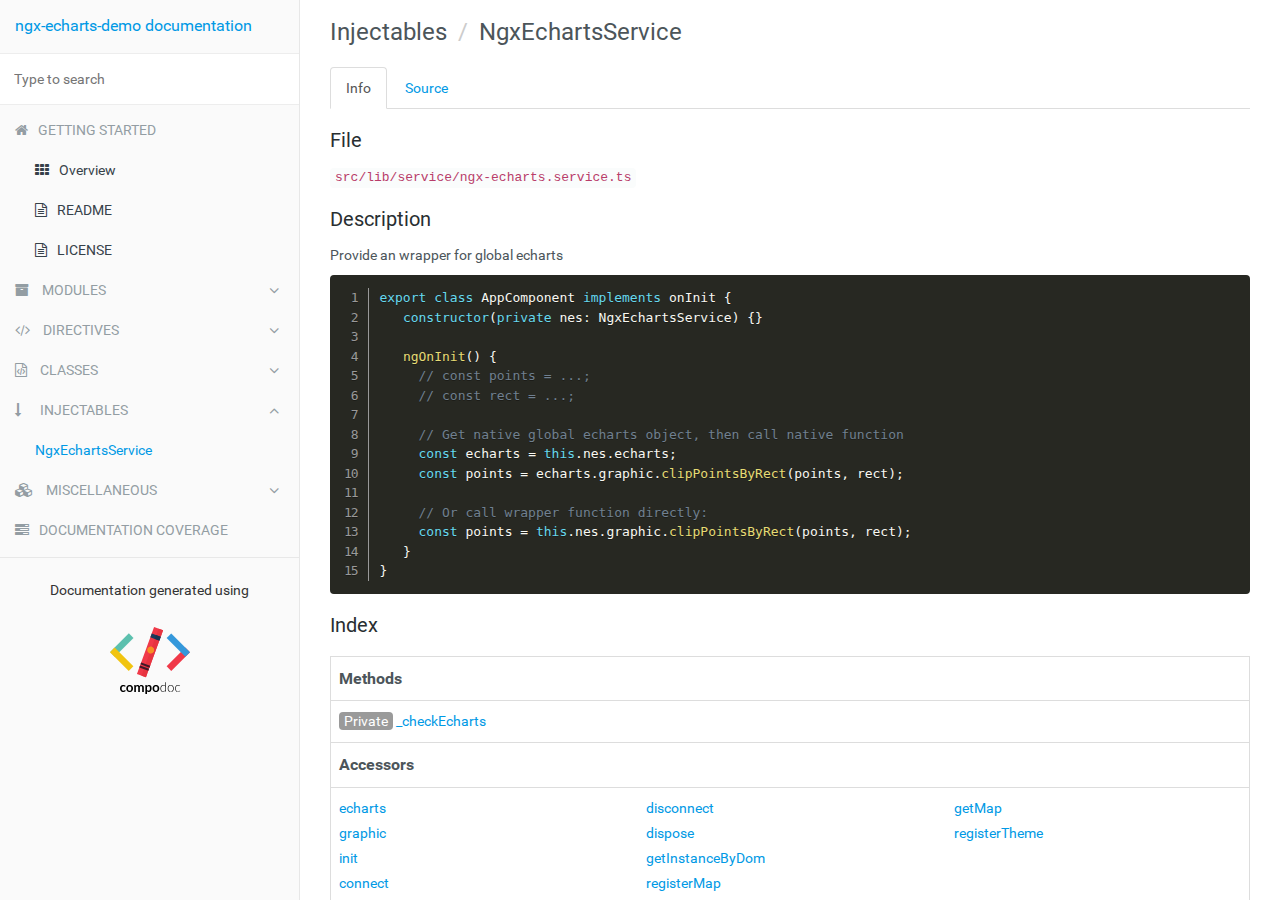
<file: api-doc/injectables/NgxEchartsService.html>
<!doctype html>
<html class="no-js" lang="">
    <head>
        <meta charset="utf-8">
        <meta http-equiv="x-ua-compatible" content="ie=edge">
        <title>ngx-echarts-demo documentation</title>
        <meta name="description" content="">
        <meta name="viewport" content="width=device-width, initial-scale=1">

        <link rel="icon" type="image/x-icon" href="../images/favicon.ico">
	    <link rel="stylesheet" href="../styles/style.css">
                 <link rel="stylesheet" href="../styles/stripe.css">
    </head>
    <body>

        <div class="navbar navbar-default navbar-fixed-top visible-xs">
            <a href="../" class="navbar-brand">ngx-echarts-demo documentation</a>
            <button type="button" class="btn btn-default btn-menu fa fa-bars" id="btn-menu"></button>
        </div>

        <div class="xs-menu menu" id="mobile-menu">
            <div id="book-search-input" role="search">
                <input type="text" placeholder="Type to search">
            </div>
            <nav>
            
                <ul class="list">
            
                    <li class="title">
                        <a href="../index.html">ngx-echarts-demo documentation</a>
                    </li>
            
                    <li class="divider"></li>
            
            
                    <li class="chapter">
                        <a data-type="chapter-link" href="../index.html"><span class="fa fa-home"></span>Getting started</a>
                        <ul class="links">
                                <li class="link">
                                    <a 
                                        
                                         href="../overview.html" 
                                         href="../overview.html" 
                                        >
                                        <span class="fa fa-th"></span>Overview
                                    </a>
                                </li>
                                <li class="link">
                                  <a href="../index.html" ><span class="fa fa-file-text-o"></span>README</a>
                                </li>
                                <li class="link">
                                        <a href="../license.html"
                                    >
                                        <span class="fa fa-file-text-o"></span>LICENSE
                                    </a>
                                </li>
                        </ul>
                    </li>
            
            
                    <li class="chapter">
                        <a data-type="chapter-link" href="../modules.html" >
                            <div class="menu-toggler linked" data-toggle="collapse"
                                    data-target="#xs-modules-links"
                            >
                                <span class="fa fa-archive"></span>
                                <span class="link-name">Modules</span>
                                <span class="fa fa-angle-down"></span>
                            </div>
                        </a>
                        <ul class="links collapse "
                                id="xs-modules-links"
                            >
                                <li class="link">
                                    <a href="../modules/NgxEchartsModule.html" >NgxEchartsModule</a>
                                </li>
                        </ul>
                    </li>
            
            
                    <li class="chapter">
                        <div class="simple menu-toggler" data-toggle="collapse"
                                data-target="#xs-directives-links"
                            >
                            <span class="fa fa-code"></span>
                            <span>Directives</span>
                            <span class="fa fa-angle-down"></span>
                        </div>
                        <ul class="links collapse "
                                id="xs-directives-links"
                            >
                                <li class="link">
                                    <a href="../directives/NgxEchartsDirective.html" >NgxEchartsDirective</a>
                                </li>
                        </ul>
                    </li>
            
                    <li class="chapter">
                        <div class="simple menu-toggler" data-toggle="collapse"
                                data-target="#xs-classes-links"
                            >
                            <span class="fa fa-file-code-o"></span>
                            <span>Classes</span>
                            <span class="fa fa-angle-down"></span>
                        </div>
                        <ul class="links collapse "
                                id="xs-classes-links"
                            >
                                <li class="link">
                                    <a href="../classes/ChangeFilter.html" >ChangeFilter</a>
                                </li>
                        </ul>
                    </li>
            
                    <li class="chapter">
                        <div class="simple menu-toggler" data-toggle="collapse"
                                data-target="#xs-injectables-links"
                            >
                            <span class="fa fa-long-arrow-down"></span>
                            <span>Injectables</span>
                            <span class="fa fa-angle-down"></span>
                        </div>
                        <ul class="links collapse "
                                id="xs-injectables-links"
                            >
                                <li class="link">
                                    <a href="../injectables/NgxEchartsService.html"  data-type="entity-link" class="active" >NgxEchartsService</a>
                                </li>
                        </ul>
                    </li>
            
            
            
            
                    <li class="chapter">
                        <div class="simple menu-toggler" data-toggle="collapse"
                                data-target="#xs-miscellaneous-links"
                            >
                            <span class="fa fa-cubes"></span>
                            <span>Miscellaneous</span>
                            <span class="fa fa-angle-down"></span>
                        </div>
                        <ul class="links collapse "
                                id="xs-miscellaneous-links"
                            >
                                <li class="link">
                                  <a href="../miscellaneous/variables.html" data-type="entity-link" >Variables</a>
                                </li>
                        </ul>
                    </li>
            
            
                    <li class="chapter">
                        <a data-type="chapter-link" href="../coverage.html" ><span class="fa fa-tasks"></span>Documentation coverage</a>
                    </li>
            
                    <li class="divider"></li>
                    <li class="copyright">
                            Documentation generated using <a href="https://compodoc.github.io/website/" target="_blank">
                                        <img src="..//images/compodoc-vectorise.svg" class="img-responsive">
                            </a>
                    </li>
            
                </ul>
            
            </nav>
        </div>

        <div class="container-fluid main">
           <div class="row main">
               <div class="hidden-xs menu">
                   <nav>
                   
                       <ul class="list">
                   
                           <li class="title">
                               <a href="../index.html">ngx-echarts-demo documentation</a>
                           </li>
                   
                           <li class="divider"></li>
                   
                               <div id="book-search-input" role="search">
                                   <input type="text" placeholder="Type to search">
                               </div>
                   
                           <li class="chapter">
                               <a data-type="chapter-link" href="../index.html"><span class="fa fa-home"></span>Getting started</a>
                               <ul class="links">
                                       <li class="link">
                                           <a 
                                               
                                                href="../overview.html" 
                                                href="../overview.html" 
                                               >
                                               <span class="fa fa-th"></span>Overview
                                           </a>
                                       </li>
                                       <li class="link">
                                         <a href="../index.html" ><span class="fa fa-file-text-o"></span>README</a>
                                       </li>
                                       <li class="link">
                                               <a href="../license.html"
                                           >
                                               <span class="fa fa-file-text-o"></span>LICENSE
                                           </a>
                                       </li>
                               </ul>
                           </li>
                   
                   
                           <li class="chapter">
                               <a data-type="chapter-link" href="../modules.html" >
                                   <div class="menu-toggler linked" data-toggle="collapse"
                                           data-target="#modules-links"
                                   >
                                       <span class="fa fa-archive"></span>
                                       <span class="link-name">Modules</span>
                                       <span class="fa fa-angle-down"></span>
                                   </div>
                               </a>
                               <ul class="links collapse "
                                       id="modules-links"
                   >
                                       <li class="link">
                                           <a href="../modules/NgxEchartsModule.html" >NgxEchartsModule</a>
                                       </li>
                               </ul>
                           </li>
                   
                   
                           <li class="chapter">
                               <div class="simple menu-toggler" data-toggle="collapse"
                                       data-target="#directives-links"
                   >
                                   <span class="fa fa-code"></span>
                                   <span>Directives</span>
                                   <span class="fa fa-angle-down"></span>
                               </div>
                               <ul class="links collapse "
                                       id="directives-links"
                   >
                                       <li class="link">
                                           <a href="../directives/NgxEchartsDirective.html" >NgxEchartsDirective</a>
                                       </li>
                               </ul>
                           </li>
                   
                           <li class="chapter">
                               <div class="simple menu-toggler" data-toggle="collapse"
                                       data-target="#classes-links"
                   >
                                   <span class="fa fa-file-code-o"></span>
                                   <span>Classes</span>
                                   <span class="fa fa-angle-down"></span>
                               </div>
                               <ul class="links collapse "
                                       id="classes-links"
                   >
                                       <li class="link">
                                           <a href="../classes/ChangeFilter.html" >ChangeFilter</a>
                                       </li>
                               </ul>
                           </li>
                   
                           <li class="chapter">
                               <div class="simple menu-toggler" data-toggle="collapse"
                                       data-target="#injectables-links"
                   >
                                   <span class="fa fa-long-arrow-down"></span>
                                   <span>Injectables</span>
                                   <span class="fa fa-angle-down"></span>
                               </div>
                               <ul class="links collapse "
                                       id="injectables-links"
                   >
                                       <li class="link">
                                           <a href="../injectables/NgxEchartsService.html"  data-type="entity-link" class="active" >NgxEchartsService</a>
                                       </li>
                               </ul>
                           </li>
                   
                   
                   
                   
                           <li class="chapter">
                               <div class="simple menu-toggler" data-toggle="collapse"
                                       data-target="#miscellaneous-links"
                   >
                                   <span class="fa fa-cubes"></span>
                                   <span>Miscellaneous</span>
                                   <span class="fa fa-angle-down"></span>
                               </div>
                               <ul class="links collapse "
                                       id="miscellaneous-links"
                   >
                                       <li class="link">
                                         <a href="../miscellaneous/variables.html" data-type="entity-link" >Variables</a>
                                       </li>
                               </ul>
                           </li>
                   
                   
                           <li class="chapter">
                               <a data-type="chapter-link" href="../coverage.html" ><span class="fa fa-tasks"></span>Documentation coverage</a>
                           </li>
                   
                           <li class="divider"></li>
                           <li class="copyright">
                                   Documentation generated using <a href="https://compodoc.github.io/website/" target="_blank">
                                               <img src="..//images/compodoc-vectorise.svg" class="img-responsive">
                                   </a>
                           </li>
                   
                       </ul>
                   
                   </nav>
               </div>
               <div class="content injectable">
                   <div class="content-data">






<ol class="breadcrumb">
  <li>Injectables</li>
  <li>NgxEchartsService</li>
</ol>

<ul class="nav nav-tabs" role="tablist">
    <li class="active">
        <a href="#info" id="info-tab" role="tab" data-toggle="tab" data-link="info">Info</a>
    </li>


    <li>
        <a href="#source" role="tab" id="source-tab" data-toggle="tab" data-link="source">Source</a>
    </li>
</ul>

<div class="tab-content">
    <div class="tab-pane fade active in" id="info">
        <p class="comment">
            <h3>File</h3>
        </p>
        <p class="comment">
            <code>src/lib/service/ngx-echarts.service.ts</code>
        </p>

            <p class="comment">
                <h3>Description</h3>
            </p>
            <p class="comment">
                <p>Provide an wrapper for global echarts</p>
<pre class="line-numbers"><code class="language-typescript">export class AppComponent implements onInit {
   constructor(private nes: NgxEchartsService) {}

   ngOnInit() {
     // const points = ...;
     // const rect = ...;

     // Get native global echarts object, then call native function
     const echarts = this.nes.echarts;
     const points = echarts.graphic.clipPointsByRect(points, rect);

     // Or call wrapper function directly:
     const points = this.nes.graphic.clipPointsByRect(points, rect);
   }
}</code></pre>
            </p>


            <section>
                <h3 id="index">Index</h3>
                <table class="table table-sm table-bordered index-table">
                    <tbody>
                        <tr>
                            <td class="col-md-4">
                                <h6><b>Methods</b></h6>
                            </td>
                        </tr>
                        <tr>
                            <td class="col-md-4">
                                <ul class="index-list">
                                    <li>
                                        <span class="modifier">Private</span> <a href="#_checkEcharts">_checkEcharts</a>
                                    </li>
                                </ul>
                            </td>
                        </tr>
                        <tr>
                            <td class="col-md-4">
                                <h6><b>Accessors</b></h6>
                            </td>
                        </tr>
                        <tr>
                            <td class="col-md-4">
                                <ul class="index-list">
                                    <li>
                                         <a href="#echarts">echarts</a>
                                    </li>
                                    <li>
                                         <a href="#graphic">graphic</a>
                                    </li>
                                    <li>
                                         <a href="#init">init</a>
                                    </li>
                                    <li>
                                         <a href="#connect">connect</a>
                                    </li>
                                    <li>
                                         <a href="#disconnect">disconnect</a>
                                    </li>
                                    <li>
                                         <a href="#dispose">dispose</a>
                                    </li>
                                    <li>
                                         <a href="#getInstanceByDom">getInstanceByDom</a>
                                    </li>
                                    <li>
                                         <a href="#registerMap">registerMap</a>
                                    </li>
                                    <li>
                                         <a href="#getMap">getMap</a>
                                    </li>
                                    <li>
                                         <a href="#registerTheme">registerTheme</a>
                                    </li>
                                </ul>
                            </td>
                        </tr>
                    </tbody>
                </table>
            </section>

            <section>
                <h3 id="constructor">Constructor</h3>
                    <table class="table table-sm table-bordered">
                        <tbody>
                            <tr>
                                <td class="col-md-4">
                                    <code>constructor()</code>
                                </td>
                            </tr>
                                    <tr>
                                        <td class="col-md-4">
                                            <div class="io-line">Defined in <a href="" data-line="26" class="link-to-prism">src/lib/service/ngx-echarts.service.ts:26</a></div>
                                        </td>
                                    </tr>
            
                        </tbody>
                    </table>
            </section>

            <section>
                
                    <h3 id="methods">
                        Methods
                    </h3>
                    <table class="table table-sm table-bordered">
                        <tbody>
                            <tr>
                                <td class="col-md-4">
                                    <a name="_checkEcharts"></a>
                                    <span class="name"><b><span class="modifier">Private</span> _checkEcharts</b><a href="#_checkEcharts"><span class="fa fa-link"></span></a></span>
                                </td>
                            </tr>
                            <tr>
                                <td class="col-md-4">
                                        <span class="modifier-icon fa fa-lock"></span>
                                    <code>_checkEcharts()</code>
                                </td>
                            </tr>
            
            
                                    <tr>
                                        <td class="col-md-4">
                                            <div class="io-line">Defined in <a href="" data-line="101" class="link-to-prism">src/lib/service/ngx-echarts.service.ts:101</a></div>
                                        </td>
                                    </tr>
            
                            <tr>
                                <td class="col-md-4">
            
                                        <div class="io-description">
                                            <b>Returns : </b>    <code><a href="https://developer.mozilla.org/en-US/docs/Web/JavaScript/Reference/Global_Objects/boolean" target="_blank" >boolean</a></code>
            
                                        </div>
                                </td>
                            </tr>
                        </tbody>
                    </table>
            </section>


            <section>
                <h3 id="accessors">
                    Accessors
                </h3>
                    <table class="table table-sm table-bordered">
                        <tbody>
                            <tr>
                                <td class="col-md-4">
                                    <a name="echarts"></a>
                                    <span class="name"><b>echarts</b><a href="#echarts"><span class="fa fa-link"></span></a></span>
                                </td>
                            </tr>
            
                            <tr>
                                <td class="col-md-4">
                                    <span class="accessor"><b>get</b><code>echarts()</code></span>
                                </td>
                            </tr>
                                        <tr>
                                            <td class="col-md-4">
                                                <div class="io-line">Defined in <a href="" data-line="34" class="link-to-prism">src/lib/service/ngx-echarts.service.ts:34</a></div>
                                            </td>
                                        </tr>
                                <tr>
                                    <td class="col-md-4">
                                            <div class="io-description"><p>Get global echarts object</p>
            </div>
            
                                            <div>
                                            </div>
                                            <div class="io-description">
                                                <b>Returns : </b>    <code><a href="https://www.typescriptlang.org/docs/handbook/basic-types.html" target="_blank" >any</a></code>
            
                                            </div>
                                    </td>
                                </tr>
            
                        </tbody>
                    </table>
                    <table class="table table-sm table-bordered">
                        <tbody>
                            <tr>
                                <td class="col-md-4">
                                    <a name="graphic"></a>
                                    <span class="name"><b>graphic</b><a href="#graphic"><span class="fa fa-link"></span></a></span>
                                </td>
                            </tr>
            
                            <tr>
                                <td class="col-md-4">
                                    <span class="accessor"><b>get</b><code>graphic()</code></span>
                                </td>
                            </tr>
                                        <tr>
                                            <td class="col-md-4">
                                                <div class="io-line">Defined in <a href="" data-line="41" class="link-to-prism">src/lib/service/ngx-echarts.service.ts:41</a></div>
                                            </td>
                                        </tr>
                                <tr>
                                    <td class="col-md-4">
                                            <div class="io-description"><p>Wrapper for echarts.graphic</p>
            </div>
            
                                            <div class="io-description">
                                                <b>Returns : </b>    <code><a href="https://www.typescriptlang.org/docs/handbook/basic-types.html" target="_blank" >any</a></code>
            
                                            </div>
                                    </td>
                                </tr>
            
                        </tbody>
                    </table>
                    <table class="table table-sm table-bordered">
                        <tbody>
                            <tr>
                                <td class="col-md-4">
                                    <a name="init"></a>
                                    <span class="name"><b>init</b><a href="#init"><span class="fa fa-link"></span></a></span>
                                </td>
                            </tr>
            
                            <tr>
                                <td class="col-md-4">
                                    <span class="accessor"><b>get</b><code>init()</code></span>
                                </td>
                            </tr>
                                        <tr>
                                            <td class="col-md-4">
                                                <div class="io-line">Defined in <a href="" data-line="48" class="link-to-prism">src/lib/service/ngx-echarts.service.ts:48</a></div>
                                            </td>
                                        </tr>
                                <tr>
                                    <td class="col-md-4">
                                            <div class="io-description"><p>Wrapper for echarts.init</p>
            </div>
            
                                            <div class="io-description">
                                                <b>Returns : </b>    <code><a href="https://www.typescriptlang.org/docs/handbook/basic-types.html" target="_blank" >any</a></code>
            
                                            </div>
                                    </td>
                                </tr>
            
                        </tbody>
                    </table>
                    <table class="table table-sm table-bordered">
                        <tbody>
                            <tr>
                                <td class="col-md-4">
                                    <a name="connect"></a>
                                    <span class="name"><b>connect</b><a href="#connect"><span class="fa fa-link"></span></a></span>
                                </td>
                            </tr>
            
                            <tr>
                                <td class="col-md-4">
                                    <span class="accessor"><b>get</b><code>connect()</code></span>
                                </td>
                            </tr>
                                        <tr>
                                            <td class="col-md-4">
                                                <div class="io-line">Defined in <a href="" data-line="55" class="link-to-prism">src/lib/service/ngx-echarts.service.ts:55</a></div>
                                            </td>
                                        </tr>
                                <tr>
                                    <td class="col-md-4">
                                            <div class="io-description"><p>Wrapper for echarts.connect</p>
            </div>
            
                                            <div class="io-description">
                                                <b>Returns : </b>    <code><a href="https://www.typescriptlang.org/docs/handbook/basic-types.html" target="_blank" >any</a></code>
            
                                            </div>
                                    </td>
                                </tr>
            
                        </tbody>
                    </table>
                    <table class="table table-sm table-bordered">
                        <tbody>
                            <tr>
                                <td class="col-md-4">
                                    <a name="disconnect"></a>
                                    <span class="name"><b>disconnect</b><a href="#disconnect"><span class="fa fa-link"></span></a></span>
                                </td>
                            </tr>
            
                            <tr>
                                <td class="col-md-4">
                                    <span class="accessor"><b>get</b><code>disconnect()</code></span>
                                </td>
                            </tr>
                                        <tr>
                                            <td class="col-md-4">
                                                <div class="io-line">Defined in <a href="" data-line="62" class="link-to-prism">src/lib/service/ngx-echarts.service.ts:62</a></div>
                                            </td>
                                        </tr>
                                <tr>
                                    <td class="col-md-4">
                                            <div class="io-description"><p>Wrapper for echarts.disconnect</p>
            </div>
            
                                            <div class="io-description">
                                                <b>Returns : </b>    <code><a href="https://www.typescriptlang.org/docs/handbook/basic-types.html" target="_blank" >any</a></code>
            
                                            </div>
                                    </td>
                                </tr>
            
                        </tbody>
                    </table>
                    <table class="table table-sm table-bordered">
                        <tbody>
                            <tr>
                                <td class="col-md-4">
                                    <a name="dispose"></a>
                                    <span class="name"><b>dispose</b><a href="#dispose"><span class="fa fa-link"></span></a></span>
                                </td>
                            </tr>
            
                            <tr>
                                <td class="col-md-4">
                                    <span class="accessor"><b>get</b><code>dispose()</code></span>
                                </td>
                            </tr>
                                        <tr>
                                            <td class="col-md-4">
                                                <div class="io-line">Defined in <a href="" data-line="69" class="link-to-prism">src/lib/service/ngx-echarts.service.ts:69</a></div>
                                            </td>
                                        </tr>
                                <tr>
                                    <td class="col-md-4">
                                            <div class="io-description"><p>Wrapper for echarts.dispose</p>
            </div>
            
                                            <div class="io-description">
                                                <b>Returns : </b>    <code><a href="https://www.typescriptlang.org/docs/handbook/basic-types.html" target="_blank" >any</a></code>
            
                                            </div>
                                    </td>
                                </tr>
            
                        </tbody>
                    </table>
                    <table class="table table-sm table-bordered">
                        <tbody>
                            <tr>
                                <td class="col-md-4">
                                    <a name="getInstanceByDom"></a>
                                    <span class="name"><b>getInstanceByDom</b><a href="#getInstanceByDom"><span class="fa fa-link"></span></a></span>
                                </td>
                            </tr>
            
                            <tr>
                                <td class="col-md-4">
                                    <span class="accessor"><b>get</b><code>getInstanceByDom()</code></span>
                                </td>
                            </tr>
                                        <tr>
                                            <td class="col-md-4">
                                                <div class="io-line">Defined in <a href="" data-line="76" class="link-to-prism">src/lib/service/ngx-echarts.service.ts:76</a></div>
                                            </td>
                                        </tr>
                                <tr>
                                    <td class="col-md-4">
                                            <div class="io-description"><p>Wrapper for echarts.getInstanceByDom</p>
            </div>
            
                                            <div class="io-description">
                                                <b>Returns : </b>    <code><a href="https://www.typescriptlang.org/docs/handbook/basic-types.html" target="_blank" >any</a></code>
            
                                            </div>
                                    </td>
                                </tr>
            
                        </tbody>
                    </table>
                    <table class="table table-sm table-bordered">
                        <tbody>
                            <tr>
                                <td class="col-md-4">
                                    <a name="registerMap"></a>
                                    <span class="name"><b>registerMap</b><a href="#registerMap"><span class="fa fa-link"></span></a></span>
                                </td>
                            </tr>
            
                            <tr>
                                <td class="col-md-4">
                                    <span class="accessor"><b>get</b><code>registerMap()</code></span>
                                </td>
                            </tr>
                                        <tr>
                                            <td class="col-md-4">
                                                <div class="io-line">Defined in <a href="" data-line="83" class="link-to-prism">src/lib/service/ngx-echarts.service.ts:83</a></div>
                                            </td>
                                        </tr>
                                <tr>
                                    <td class="col-md-4">
                                            <div class="io-description"><p>Wrapper for echarts.registerMap</p>
            </div>
            
                                            <div class="io-description">
                                                <b>Returns : </b>    <code><a href="https://www.typescriptlang.org/docs/handbook/basic-types.html" target="_blank" >any</a></code>
            
                                            </div>
                                    </td>
                                </tr>
            
                        </tbody>
                    </table>
                    <table class="table table-sm table-bordered">
                        <tbody>
                            <tr>
                                <td class="col-md-4">
                                    <a name="getMap"></a>
                                    <span class="name"><b>getMap</b><a href="#getMap"><span class="fa fa-link"></span></a></span>
                                </td>
                            </tr>
            
                            <tr>
                                <td class="col-md-4">
                                    <span class="accessor"><b>get</b><code>getMap()</code></span>
                                </td>
                            </tr>
                                        <tr>
                                            <td class="col-md-4">
                                                <div class="io-line">Defined in <a href="" data-line="90" class="link-to-prism">src/lib/service/ngx-echarts.service.ts:90</a></div>
                                            </td>
                                        </tr>
                                <tr>
                                    <td class="col-md-4">
                                            <div class="io-description"><p>Wrapper for echarts.getMap</p>
            </div>
            
                                            <div class="io-description">
                                                <b>Returns : </b>    <code><a href="https://www.typescriptlang.org/docs/handbook/basic-types.html" target="_blank" >any</a></code>
            
                                            </div>
                                    </td>
                                </tr>
            
                        </tbody>
                    </table>
                    <table class="table table-sm table-bordered">
                        <tbody>
                            <tr>
                                <td class="col-md-4">
                                    <a name="registerTheme"></a>
                                    <span class="name"><b>registerTheme</b><a href="#registerTheme"><span class="fa fa-link"></span></a></span>
                                </td>
                            </tr>
            
                            <tr>
                                <td class="col-md-4">
                                    <span class="accessor"><b>get</b><code>registerTheme()</code></span>
                                </td>
                            </tr>
                                        <tr>
                                            <td class="col-md-4">
                                                <div class="io-line">Defined in <a href="" data-line="97" class="link-to-prism">src/lib/service/ngx-echarts.service.ts:97</a></div>
                                            </td>
                                        </tr>
                                <tr>
                                    <td class="col-md-4">
                                            <div class="io-description"><p>Wrapper for echarts.registerTheme</p>
            </div>
            
                                            <div class="io-description">
                                                <b>Returns : </b>    <code><a href="https://www.typescriptlang.org/docs/handbook/basic-types.html" target="_blank" >any</a></code>
            
                                            </div>
                                    </td>
                                </tr>
            
                        </tbody>
                    </table>
            </section>
    </div>


    <div class="tab-pane fade tab-source-code" id="source">
        <pre class="line-numbers"><code class="language-typescript">import { Injectable } from &#x27;@angular/core&#x27;;

declare var echarts: any;

/**
 * Provide an wrapper for global echarts
 * &#x60;&#x60;&#x60;typescript
 * export class AppComponent implements onInit {
 *   constructor(private nes: NgxEchartsService) {}
 *
 *   ngOnInit() {
 *     // const points &#x3D; ...;
 *     // const rect &#x3D; ...;
 *
 *     // Get native global echarts object, then call native function
 *     const echarts &#x3D; this.nes.echarts;
 *     const points &#x3D; echarts.graphic.clipPointsByRect(points, rect);
 *
 *     // Or call wrapper function directly:
 *     const points &#x3D; this.nes.graphic.clipPointsByRect(points, rect);
 *   }
 * }
 * &#x60;&#x60;&#x60;
 */
@Injectable()
export class NgxEchartsService {

  constructor() {}

  /**
   * Get global echarts object
   * @returns {ECharts}
   */
  get echarts(): any {
    return echarts;
  }

  /**
   * Wrapper for echarts.graphic
   */
  get graphic(): any {
    return this._checkEcharts() ? echarts.graphic : undefined;
  }

  /**
   * Wrapper for echarts.init
   */
  get init(): any {
    return this._checkEcharts() ? echarts.init : undefined;
  }

  /**
   * Wrapper for echarts.connect
   */
  get connect(): any {
    return this._checkEcharts() ? echarts.connect : undefined;
  }

  /**
   * Wrapper for echarts.disconnect
   */
  get disconnect(): any {
    return this._checkEcharts() ? echarts.disconnect : undefined;
  }

  /**
   * Wrapper for echarts.dispose
   */
  get dispose(): any {
    return this._checkEcharts() ? echarts.dispose : undefined;
  }

  /**
   * Wrapper for echarts.getInstanceByDom
   */
  get getInstanceByDom(): any {
    return this._checkEcharts() ? echarts.getInstanceByDom : undefined;
  }

  /**
   * Wrapper for echarts.registerMap
   */
  get registerMap(): any {
    return this._checkEcharts() ? echarts.registerMap : undefined;
  }

  /**
   * Wrapper for echarts.getMap
   */
  get getMap(): any {
    return this._checkEcharts() ? echarts.getMap : undefined;
  }

  /**
   * Wrapper for echarts.registerTheme
   */
  get registerTheme(): any {
    return this._checkEcharts() ? echarts.registerTheme : undefined;
  }

  private _checkEcharts() {
    if (echarts) {
      return true;
    } else {
      console.error(&#x27;[ngx-echarts] global ECharts not loaded&#x27;);
      return false;
    }
  }
}
</code></pre>
    </div>
</div>








                   </div><div class="search-results">
    <div class="has-results">
        <h1 class="search-results-title"><span class='search-results-count'></span> results matching "<span class='search-query'></span>"</h1>
        <ul class="search-results-list"></ul>
    </div>
    <div class="no-results">
        <h1 class="search-results-title">No results matching "<span class='search-query'></span>"</h1>
    </div>
</div>
</div>
           </div>
       </div>

       <script src="../js/libs/bootstrap-native.js"></script>

       <script src="../js/libs/es6-shim.min.js"></script>
       <script src="../js/libs/EventDispatcher.js"></script>
       <script src="../js/libs/promise.min.js"></script>
       <script src="../js/libs/zepto.min.js"></script>

       <script src="../js/compodoc.js"></script>

       <script>var COMPODOC_CURRENT_PAGE_DEPTH = 1;</script>

       <script src="../js/search/search.js"></script>
       <script src="../js/search/lunr.min.js"></script>
       <script src="../js/search/search-lunr.js"></script>

       <script src="../js/tabs.js"></script>
       <script src="../js/menu.js"></script>
       <script src="../js/libs/prism.js"></script>
       <script src="../js/sourceCode.js"></script>
       <script src="../js/search/search_index.js"></script>

    </body>
</html>
</file>
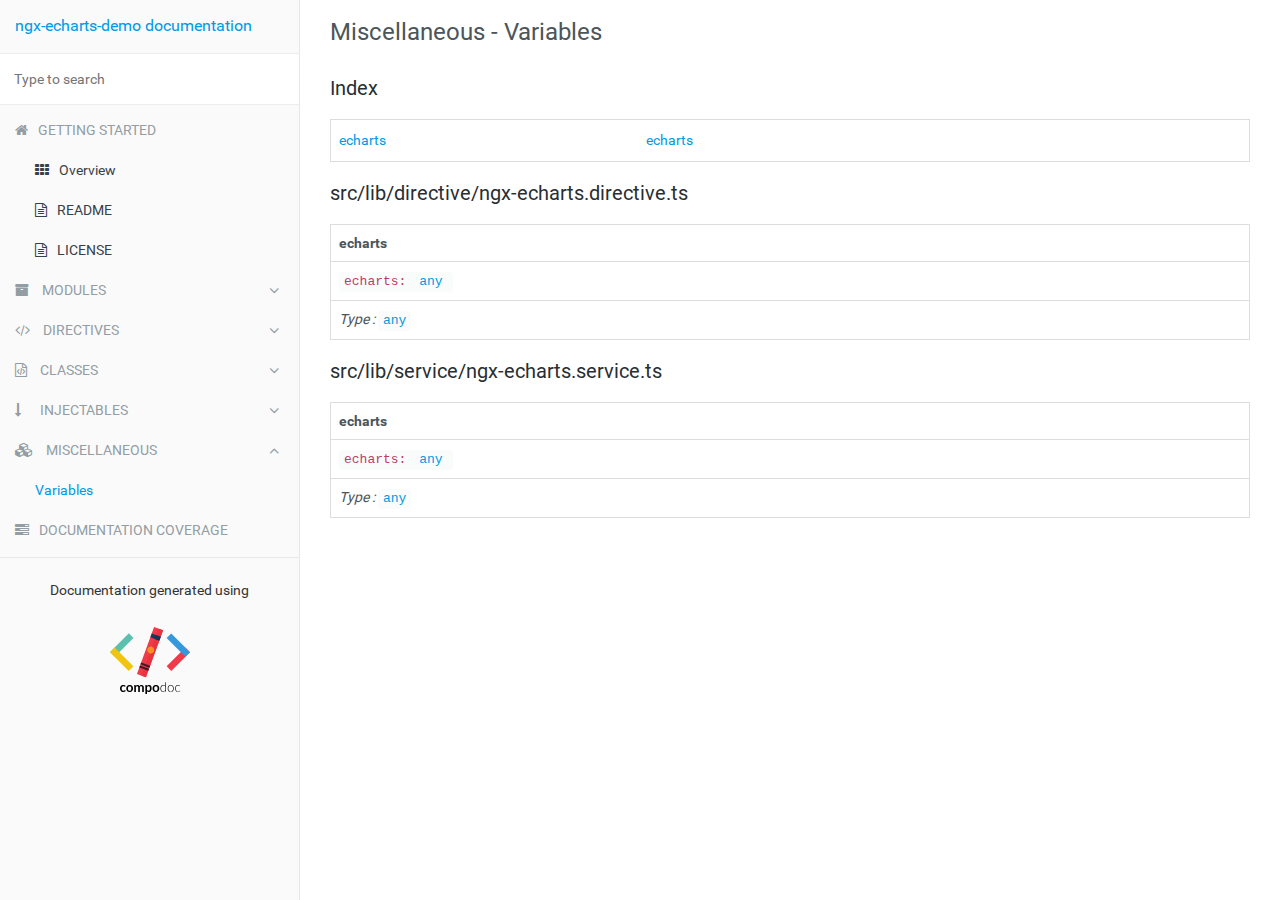
<file: api-doc/miscellaneous/variables.html>
<!doctype html>
<html class="no-js" lang="">
    <head>
        <meta charset="utf-8">
        <meta http-equiv="x-ua-compatible" content="ie=edge">
        <title>ngx-echarts-demo documentation</title>
        <meta name="description" content="">
        <meta name="viewport" content="width=device-width, initial-scale=1">

        <link rel="icon" type="image/x-icon" href="../images/favicon.ico">
	    <link rel="stylesheet" href="../styles/style.css">
                 <link rel="stylesheet" href="../styles/stripe.css">
    </head>
    <body>

        <div class="navbar navbar-default navbar-fixed-top visible-xs">
            <a href="../" class="navbar-brand">ngx-echarts-demo documentation</a>
            <button type="button" class="btn btn-default btn-menu fa fa-bars" id="btn-menu"></button>
        </div>

        <div class="xs-menu menu" id="mobile-menu">
            <div id="book-search-input" role="search">
                <input type="text" placeholder="Type to search">
            </div>
            <nav>
            
                <ul class="list">
            
                    <li class="title">
                        <a href="../index.html">ngx-echarts-demo documentation</a>
                    </li>
            
                    <li class="divider"></li>
            
            
                    <li class="chapter">
                        <a data-type="chapter-link" href="../index.html"><span class="fa fa-home"></span>Getting started</a>
                        <ul class="links">
                                <li class="link">
                                    <a 
                                        
                                         href="../overview.html" 
                                         href="../overview.html" 
                                        >
                                        <span class="fa fa-th"></span>Overview
                                    </a>
                                </li>
                                <li class="link">
                                  <a href="../index.html" ><span class="fa fa-file-text-o"></span>README</a>
                                </li>
                                <li class="link">
                                        <a href="../license.html"
                                    >
                                        <span class="fa fa-file-text-o"></span>LICENSE
                                    </a>
                                </li>
                        </ul>
                    </li>
            
            
                    <li class="chapter">
                        <a data-type="chapter-link" href="../modules.html" >
                            <div class="menu-toggler linked" data-toggle="collapse"
                                    data-target="#xs-modules-links"
                            >
                                <span class="fa fa-archive"></span>
                                <span class="link-name">Modules</span>
                                <span class="fa fa-angle-down"></span>
                            </div>
                        </a>
                        <ul class="links collapse "
                                id="xs-modules-links"
                            >
                                <li class="link">
                                    <a href="../modules/NgxEchartsModule.html" >NgxEchartsModule</a>
                                </li>
                        </ul>
                    </li>
            
            
                    <li class="chapter">
                        <div class="simple menu-toggler" data-toggle="collapse"
                                data-target="#xs-directives-links"
                            >
                            <span class="fa fa-code"></span>
                            <span>Directives</span>
                            <span class="fa fa-angle-down"></span>
                        </div>
                        <ul class="links collapse "
                                id="xs-directives-links"
                            >
                                <li class="link">
                                    <a href="../directives/NgxEchartsDirective.html" >NgxEchartsDirective</a>
                                </li>
                        </ul>
                    </li>
            
                    <li class="chapter">
                        <div class="simple menu-toggler" data-toggle="collapse"
                                data-target="#xs-classes-links"
                            >
                            <span class="fa fa-file-code-o"></span>
                            <span>Classes</span>
                            <span class="fa fa-angle-down"></span>
                        </div>
                        <ul class="links collapse "
                                id="xs-classes-links"
                            >
                                <li class="link">
                                    <a href="../classes/ChangeFilter.html" >ChangeFilter</a>
                                </li>
                        </ul>
                    </li>
            
                    <li class="chapter">
                        <div class="simple menu-toggler" data-toggle="collapse"
                                data-target="#xs-injectables-links"
                            >
                            <span class="fa fa-long-arrow-down"></span>
                            <span>Injectables</span>
                            <span class="fa fa-angle-down"></span>
                        </div>
                        <ul class="links collapse "
                                id="xs-injectables-links"
                            >
                                <li class="link">
                                    <a href="../injectables/NgxEchartsService.html" >NgxEchartsService</a>
                                </li>
                        </ul>
                    </li>
            
            
            
            
                    <li class="chapter">
                        <div class="simple menu-toggler" data-toggle="collapse"
                                data-target="#xs-miscellaneous-links"
                            >
                            <span class="fa fa-cubes"></span>
                            <span>Miscellaneous</span>
                            <span class="fa fa-angle-down"></span>
                        </div>
                        <ul class="links collapse "
                                id="xs-miscellaneous-links"
                            >
                                <li class="link">
                                  <a href="../miscellaneous/variables.html" data-type="entity-link"  class="active" >Variables</a>
                                </li>
                        </ul>
                    </li>
            
            
                    <li class="chapter">
                        <a data-type="chapter-link" href="../coverage.html" ><span class="fa fa-tasks"></span>Documentation coverage</a>
                    </li>
            
                    <li class="divider"></li>
                    <li class="copyright">
                            Documentation generated using <a href="https://compodoc.github.io/website/" target="_blank">
                                        <img src="..//images/compodoc-vectorise.svg" class="img-responsive">
                            </a>
                    </li>
            
                </ul>
            
            </nav>
        </div>

        <div class="container-fluid main">
           <div class="row main">
               <div class="hidden-xs menu">
                   <nav>
                   
                       <ul class="list">
                   
                           <li class="title">
                               <a href="../index.html">ngx-echarts-demo documentation</a>
                           </li>
                   
                           <li class="divider"></li>
                   
                               <div id="book-search-input" role="search">
                                   <input type="text" placeholder="Type to search">
                               </div>
                   
                           <li class="chapter">
                               <a data-type="chapter-link" href="../index.html"><span class="fa fa-home"></span>Getting started</a>
                               <ul class="links">
                                       <li class="link">
                                           <a 
                                               
                                                href="../overview.html" 
                                                href="../overview.html" 
                                               >
                                               <span class="fa fa-th"></span>Overview
                                           </a>
                                       </li>
                                       <li class="link">
                                         <a href="../index.html" ><span class="fa fa-file-text-o"></span>README</a>
                                       </li>
                                       <li class="link">
                                               <a href="../license.html"
                                           >
                                               <span class="fa fa-file-text-o"></span>LICENSE
                                           </a>
                                       </li>
                               </ul>
                           </li>
                   
                   
                           <li class="chapter">
                               <a data-type="chapter-link" href="../modules.html" >
                                   <div class="menu-toggler linked" data-toggle="collapse"
                                           data-target="#modules-links"
                                   >
                                       <span class="fa fa-archive"></span>
                                       <span class="link-name">Modules</span>
                                       <span class="fa fa-angle-down"></span>
                                   </div>
                               </a>
                               <ul class="links collapse "
                                       id="modules-links"
                   >
                                       <li class="link">
                                           <a href="../modules/NgxEchartsModule.html" >NgxEchartsModule</a>
                                       </li>
                               </ul>
                           </li>
                   
                   
                           <li class="chapter">
                               <div class="simple menu-toggler" data-toggle="collapse"
                                       data-target="#directives-links"
                   >
                                   <span class="fa fa-code"></span>
                                   <span>Directives</span>
                                   <span class="fa fa-angle-down"></span>
                               </div>
                               <ul class="links collapse "
                                       id="directives-links"
                   >
                                       <li class="link">
                                           <a href="../directives/NgxEchartsDirective.html" >NgxEchartsDirective</a>
                                       </li>
                               </ul>
                           </li>
                   
                           <li class="chapter">
                               <div class="simple menu-toggler" data-toggle="collapse"
                                       data-target="#classes-links"
                   >
                                   <span class="fa fa-file-code-o"></span>
                                   <span>Classes</span>
                                   <span class="fa fa-angle-down"></span>
                               </div>
                               <ul class="links collapse "
                                       id="classes-links"
                   >
                                       <li class="link">
                                           <a href="../classes/ChangeFilter.html" >ChangeFilter</a>
                                       </li>
                               </ul>
                           </li>
                   
                           <li class="chapter">
                               <div class="simple menu-toggler" data-toggle="collapse"
                                       data-target="#injectables-links"
                   >
                                   <span class="fa fa-long-arrow-down"></span>
                                   <span>Injectables</span>
                                   <span class="fa fa-angle-down"></span>
                               </div>
                               <ul class="links collapse "
                                       id="injectables-links"
                   >
                                       <li class="link">
                                           <a href="../injectables/NgxEchartsService.html" >NgxEchartsService</a>
                                       </li>
                               </ul>
                           </li>
                   
                   
                   
                   
                           <li class="chapter">
                               <div class="simple menu-toggler" data-toggle="collapse"
                                       data-target="#miscellaneous-links"
                   >
                                   <span class="fa fa-cubes"></span>
                                   <span>Miscellaneous</span>
                                   <span class="fa fa-angle-down"></span>
                               </div>
                               <ul class="links collapse "
                                       id="miscellaneous-links"
                   >
                                       <li class="link">
                                         <a href="../miscellaneous/variables.html" data-type="entity-link"  class="active" >Variables</a>
                                       </li>
                               </ul>
                           </li>
                   
                   
                           <li class="chapter">
                               <a data-type="chapter-link" href="../coverage.html" ><span class="fa fa-tasks"></span>Documentation coverage</a>
                           </li>
                   
                           <li class="divider"></li>
                           <li class="copyright">
                                   Documentation generated using <a href="https://compodoc.github.io/website/" target="_blank">
                                               <img src="..//images/compodoc-vectorise.svg" class="img-responsive">
                                   </a>
                           </li>
                   
                       </ul>
                   
                   </nav>
               </div>
               <div class="content miscellaneous-variables">
                   <div class="content-data">












<ol class="breadcrumb">
  <li>Miscellaneous - Variables</li>
</ol>

<section>
    <h3 id="index">Index</h3>
    <table class="table table-sm table-bordered index-table">
        <tbody>
            <tr>
                <td class="col-md-4">
                    <ul class="index-list">
                        <li>
                            <a href="#echarts">echarts</a>
                        </li>
                        <li>
                            <a href="#echarts">echarts</a>
                        </li>
                    </ul>
                </td>
            </tr>
        </tbody>
    </table>
</section>

    <h3>src/lib/directive/ngx-echarts.directive.ts</h3>
    <section>
        <h3></h3>        <table class="table table-sm table-bordered">
                <tbody>
                    <tr>
                        <td class="col-md-4">
                            <a name="echarts"></a>
                            <span class="name"><b> echarts</b><a href="#echarts"><span class="fa fa-link"></span></a></span>
                        </td>
                    </tr>
                    <tr>
                        <td class="col-md-4">
                            <code>echarts:     <code><a href="https://www.typescriptlang.org/docs/handbook/basic-types.html" target="_blank" >any</a></code>
    </code>
                        </td>
                    </tr>
                        <tr>
                            <td class="col-md-4">
                                <i>Type : </i>    <code><a href="https://www.typescriptlang.org/docs/handbook/basic-types.html" target="_blank" >any</a></code>
    
                            </td>
                        </tr>
    
    
                </tbody>
            </table>
    </section>
    <h3>src/lib/service/ngx-echarts.service.ts</h3>
    <section>
        <h3></h3>        <table class="table table-sm table-bordered">
                <tbody>
                    <tr>
                        <td class="col-md-4">
                            <a name="echarts"></a>
                            <span class="name"><b> echarts</b><a href="#echarts"><span class="fa fa-link"></span></a></span>
                        </td>
                    </tr>
                    <tr>
                        <td class="col-md-4">
                            <code>echarts:     <code><a href="https://www.typescriptlang.org/docs/handbook/basic-types.html" target="_blank" >any</a></code>
    </code>
                        </td>
                    </tr>
                        <tr>
                            <td class="col-md-4">
                                <i>Type : </i>    <code><a href="https://www.typescriptlang.org/docs/handbook/basic-types.html" target="_blank" >any</a></code>
    
                            </td>
                        </tr>
    
    
                </tbody>
            </table>
    </section>


                   </div><div class="search-results">
    <div class="has-results">
        <h1 class="search-results-title"><span class='search-results-count'></span> results matching "<span class='search-query'></span>"</h1>
        <ul class="search-results-list"></ul>
    </div>
    <div class="no-results">
        <h1 class="search-results-title">No results matching "<span class='search-query'></span>"</h1>
    </div>
</div>
</div>
           </div>
       </div>

       <script src="../js/libs/bootstrap-native.js"></script>

       <script src="../js/libs/es6-shim.min.js"></script>
       <script src="../js/libs/EventDispatcher.js"></script>
       <script src="../js/libs/promise.min.js"></script>
       <script src="../js/libs/zepto.min.js"></script>

       <script src="../js/compodoc.js"></script>

       <script>var COMPODOC_CURRENT_PAGE_DEPTH = 1;</script>

       <script src="../js/search/search.js"></script>
       <script src="../js/search/lunr.min.js"></script>
       <script src="../js/search/search-lunr.js"></script>

       <script src="../js/tabs.js"></script>
       <script src="../js/menu.js"></script>
       <script src="../js/libs/prism.js"></script>
       <script src="../js/sourceCode.js"></script>
       <script src="../js/search/search_index.js"></script>

    </body>
</html>
</file>
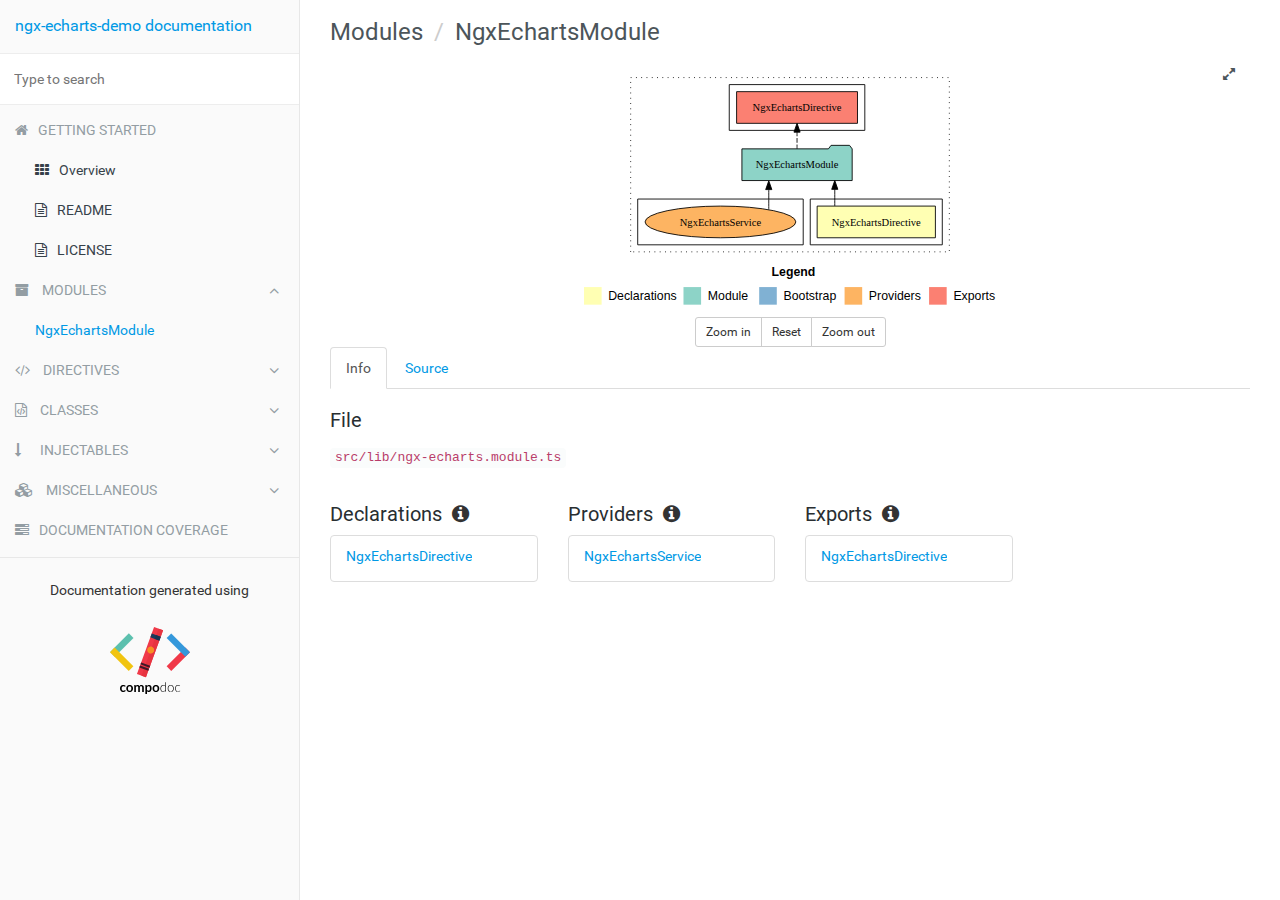
<file: api-doc/modules/NgxEchartsModule.html>
<!doctype html>
<html class="no-js" lang="">
    <head>
        <meta charset="utf-8">
        <meta http-equiv="x-ua-compatible" content="ie=edge">
        <title>ngx-echarts-demo documentation</title>
        <meta name="description" content="">
        <meta name="viewport" content="width=device-width, initial-scale=1">

        <link rel="icon" type="image/x-icon" href="../images/favicon.ico">
	    <link rel="stylesheet" href="../styles/style.css">
                 <link rel="stylesheet" href="../styles/stripe.css">
    </head>
    <body>

        <div class="navbar navbar-default navbar-fixed-top visible-xs">
            <a href="../" class="navbar-brand">ngx-echarts-demo documentation</a>
            <button type="button" class="btn btn-default btn-menu fa fa-bars" id="btn-menu"></button>
        </div>

        <div class="xs-menu menu" id="mobile-menu">
            <div id="book-search-input" role="search">
                <input type="text" placeholder="Type to search">
            </div>
            <nav>
            
                <ul class="list">
            
                    <li class="title">
                        <a href="../index.html">ngx-echarts-demo documentation</a>
                    </li>
            
                    <li class="divider"></li>
            
            
                    <li class="chapter">
                        <a data-type="chapter-link" href="../index.html"><span class="fa fa-home"></span>Getting started</a>
                        <ul class="links">
                                <li class="link">
                                    <a 
                                        
                                         href="../overview.html" 
                                         href="../overview.html" 
                                        >
                                        <span class="fa fa-th"></span>Overview
                                    </a>
                                </li>
                                <li class="link">
                                  <a href="../index.html" ><span class="fa fa-file-text-o"></span>README</a>
                                </li>
                                <li class="link">
                                        <a href="../license.html"
                                    >
                                        <span class="fa fa-file-text-o"></span>LICENSE
                                    </a>
                                </li>
                        </ul>
                    </li>
            
            
                    <li class="chapter">
                        <a data-type="chapter-link" href="../modules.html" >
                            <div class="menu-toggler linked" data-toggle="collapse"
                                    data-target="#xs-modules-links"
                            >
                                <span class="fa fa-archive"></span>
                                <span class="link-name">Modules</span>
                                <span class="fa fa-angle-down"></span>
                            </div>
                        </a>
                        <ul class="links collapse "
                                id="xs-modules-links"
                            >
                                <li class="link">
                                    <a href="../modules/NgxEchartsModule.html"  data-type="entity-link" class="active" >NgxEchartsModule</a>
                                </li>
                        </ul>
                    </li>
            
            
                    <li class="chapter">
                        <div class="simple menu-toggler" data-toggle="collapse"
                                data-target="#xs-directives-links"
                            >
                            <span class="fa fa-code"></span>
                            <span>Directives</span>
                            <span class="fa fa-angle-down"></span>
                        </div>
                        <ul class="links collapse "
                                id="xs-directives-links"
                            >
                                <li class="link">
                                    <a href="../directives/NgxEchartsDirective.html" >NgxEchartsDirective</a>
                                </li>
                        </ul>
                    </li>
            
                    <li class="chapter">
                        <div class="simple menu-toggler" data-toggle="collapse"
                                data-target="#xs-classes-links"
                            >
                            <span class="fa fa-file-code-o"></span>
                            <span>Classes</span>
                            <span class="fa fa-angle-down"></span>
                        </div>
                        <ul class="links collapse "
                                id="xs-classes-links"
                            >
                                <li class="link">
                                    <a href="../classes/ChangeFilter.html" >ChangeFilter</a>
                                </li>
                        </ul>
                    </li>
            
                    <li class="chapter">
                        <div class="simple menu-toggler" data-toggle="collapse"
                                data-target="#xs-injectables-links"
                            >
                            <span class="fa fa-long-arrow-down"></span>
                            <span>Injectables</span>
                            <span class="fa fa-angle-down"></span>
                        </div>
                        <ul class="links collapse "
                                id="xs-injectables-links"
                            >
                                <li class="link">
                                    <a href="../injectables/NgxEchartsService.html" >NgxEchartsService</a>
                                </li>
                        </ul>
                    </li>
            
            
            
            
                    <li class="chapter">
                        <div class="simple menu-toggler" data-toggle="collapse"
                                data-target="#xs-miscellaneous-links"
                            >
                            <span class="fa fa-cubes"></span>
                            <span>Miscellaneous</span>
                            <span class="fa fa-angle-down"></span>
                        </div>
                        <ul class="links collapse "
                                id="xs-miscellaneous-links"
                            >
                                <li class="link">
                                  <a href="../miscellaneous/variables.html" data-type="entity-link" >Variables</a>
                                </li>
                        </ul>
                    </li>
            
            
                    <li class="chapter">
                        <a data-type="chapter-link" href="../coverage.html" ><span class="fa fa-tasks"></span>Documentation coverage</a>
                    </li>
            
                    <li class="divider"></li>
                    <li class="copyright">
                            Documentation generated using <a href="https://compodoc.github.io/website/" target="_blank">
                                        <img src="..//images/compodoc-vectorise.svg" class="img-responsive">
                            </a>
                    </li>
            
                </ul>
            
            </nav>
        </div>

        <div class="container-fluid main">
           <div class="row main">
               <div class="hidden-xs menu">
                   <nav>
                   
                       <ul class="list">
                   
                           <li class="title">
                               <a href="../index.html">ngx-echarts-demo documentation</a>
                           </li>
                   
                           <li class="divider"></li>
                   
                               <div id="book-search-input" role="search">
                                   <input type="text" placeholder="Type to search">
                               </div>
                   
                           <li class="chapter">
                               <a data-type="chapter-link" href="../index.html"><span class="fa fa-home"></span>Getting started</a>
                               <ul class="links">
                                       <li class="link">
                                           <a 
                                               
                                                href="../overview.html" 
                                                href="../overview.html" 
                                               >
                                               <span class="fa fa-th"></span>Overview
                                           </a>
                                       </li>
                                       <li class="link">
                                         <a href="../index.html" ><span class="fa fa-file-text-o"></span>README</a>
                                       </li>
                                       <li class="link">
                                               <a href="../license.html"
                                           >
                                               <span class="fa fa-file-text-o"></span>LICENSE
                                           </a>
                                       </li>
                               </ul>
                           </li>
                   
                   
                           <li class="chapter">
                               <a data-type="chapter-link" href="../modules.html" >
                                   <div class="menu-toggler linked" data-toggle="collapse"
                                           data-target="#modules-links"
                                   >
                                       <span class="fa fa-archive"></span>
                                       <span class="link-name">Modules</span>
                                       <span class="fa fa-angle-down"></span>
                                   </div>
                               </a>
                               <ul class="links collapse "
                                       id="modules-links"
                   >
                                       <li class="link">
                                           <a href="../modules/NgxEchartsModule.html"  data-type="entity-link" class="active" >NgxEchartsModule</a>
                                       </li>
                               </ul>
                           </li>
                   
                   
                           <li class="chapter">
                               <div class="simple menu-toggler" data-toggle="collapse"
                                       data-target="#directives-links"
                   >
                                   <span class="fa fa-code"></span>
                                   <span>Directives</span>
                                   <span class="fa fa-angle-down"></span>
                               </div>
                               <ul class="links collapse "
                                       id="directives-links"
                   >
                                       <li class="link">
                                           <a href="../directives/NgxEchartsDirective.html" >NgxEchartsDirective</a>
                                       </li>
                               </ul>
                           </li>
                   
                           <li class="chapter">
                               <div class="simple menu-toggler" data-toggle="collapse"
                                       data-target="#classes-links"
                   >
                                   <span class="fa fa-file-code-o"></span>
                                   <span>Classes</span>
                                   <span class="fa fa-angle-down"></span>
                               </div>
                               <ul class="links collapse "
                                       id="classes-links"
                   >
                                       <li class="link">
                                           <a href="../classes/ChangeFilter.html" >ChangeFilter</a>
                                       </li>
                               </ul>
                           </li>
                   
                           <li class="chapter">
                               <div class="simple menu-toggler" data-toggle="collapse"
                                       data-target="#injectables-links"
                   >
                                   <span class="fa fa-long-arrow-down"></span>
                                   <span>Injectables</span>
                                   <span class="fa fa-angle-down"></span>
                               </div>
                               <ul class="links collapse "
                                       id="injectables-links"
                   >
                                       <li class="link">
                                           <a href="../injectables/NgxEchartsService.html" >NgxEchartsService</a>
                                       </li>
                               </ul>
                           </li>
                   
                   
                   
                   
                           <li class="chapter">
                               <div class="simple menu-toggler" data-toggle="collapse"
                                       data-target="#miscellaneous-links"
                   >
                                   <span class="fa fa-cubes"></span>
                                   <span>Miscellaneous</span>
                                   <span class="fa fa-angle-down"></span>
                               </div>
                               <ul class="links collapse "
                                       id="miscellaneous-links"
                   >
                                       <li class="link">
                                         <a href="../miscellaneous/variables.html" data-type="entity-link" >Variables</a>
                                       </li>
                               </ul>
                           </li>
                   
                   
                           <li class="chapter">
                               <a data-type="chapter-link" href="../coverage.html" ><span class="fa fa-tasks"></span>Documentation coverage</a>
                           </li>
                   
                           <li class="divider"></li>
                           <li class="copyright">
                                   Documentation generated using <a href="https://compodoc.github.io/website/" target="_blank">
                                               <img src="..//images/compodoc-vectorise.svg" class="img-responsive">
                                   </a>
                           </li>
                   
                       </ul>
                   
                   </nav>
               </div>
               <div class="content module">
                   <div class="content-data">



<ol class="breadcrumb">
  <li>Modules</li>
  <li>NgxEchartsModule</li>
</ol>

      <div class="text-center module-graph-container">
          <div id="module-graph-svg">
              <?xml version="1.0" encoding="UTF-8" standalone="no"?>
<!DOCTYPE svg PUBLIC "-//W3C//DTD SVG 1.1//EN"
 "http://www.w3.org/Graphics/SVG/1.1/DTD/svg11.dtd">
<!-- Generated by graphviz version 2.40.1 (20161225.0304)
 -->
<!-- Title: dependencies Pages: 1 -->
<svg width="504pt" height="284pt"
 viewBox="0.00 0.00 504.00 284.00" xmlns="http://www.w3.org/2000/svg" xmlns:xlink="http://www.w3.org/1999/xlink">
<g id="graph0" class="graph" transform="scale(1 1) rotate(0) translate(4 280)">
<title>dependencies</title>
<polygon fill="#ffffff" stroke="transparent" points="-4,4 -4,-280 500,-280 500,4 -4,4"/>
<text text-anchor="start" x="227.0091" y="-42.4" font-family="sans-serif" font-weight="bold" font-size="14.00" fill="#000000">Legend</text>
<polygon fill="#ffffb3" stroke="transparent" points="14,-10 14,-30 34,-30 34,-10 14,-10"/>
<text text-anchor="start" x="37.629" y="-15.4" font-family="sans-serif" font-size="14.00" fill="#000000"> &#160;Declarations</text>
<polygon fill="#8dd3c7" stroke="transparent" points="127,-10 127,-30 147,-30 147,-10 127,-10"/>
<text text-anchor="start" x="150.7251" y="-15.4" font-family="sans-serif" font-size="14.00" fill="#000000"> &#160;Module</text>
<polygon fill="#80b1d3" stroke="transparent" points="213,-10 213,-30 233,-30 233,-10 213,-10"/>
<text text-anchor="start" x="236.7812" y="-15.4" font-family="sans-serif" font-size="14.00" fill="#000000"> &#160;Bootstrap</text>
<polygon fill="#fdb462" stroke="transparent" points="310,-10 310,-30 330,-30 330,-10 310,-10"/>
<text text-anchor="start" x="333.6732" y="-15.4" font-family="sans-serif" font-size="14.00" fill="#000000"> &#160;Providers</text>
<polygon fill="#fb8072" stroke="transparent" points="406,-10 406,-30 426,-30 426,-10 406,-10"/>
<text text-anchor="start" x="429.7258" y="-15.4" font-family="sans-serif" font-size="14.00" fill="#000000"> &#160;Exports</text>
<g id="clust1" class="cluster">
<title>cluster_NgxEchartsModule</title>
<polygon fill="none" stroke="#000000" stroke-dasharray="1,5" points="67,-70 67,-268 429,-268 429,-70 67,-70"/>
</g>
<g id="clust2" class="cluster">
<title>cluster_NgxEchartsModule_declarations</title>
<polygon fill="none" stroke="#000000" points="271,-78 271,-130 421,-130 421,-78 271,-78"/>
</g>
<g id="clust5" class="cluster">
<title>cluster_NgxEchartsModule_exports</title>
<polygon fill="none" stroke="#000000" points="179,-208 179,-260 333,-260 333,-208 179,-208"/>
</g>
<g id="clust7" class="cluster">
<title>cluster_NgxEchartsModule_providers</title>
<polygon fill="none" stroke="#000000" points="75,-78 75,-130 263,-130 263,-78 75,-78"/>
</g>
<!-- NgxEchartsDirective -->
<g id="node1" class="node">
<title>NgxEchartsDirective</title>
<polygon fill="#ffffb3" stroke="#000000" points="413.1671,-122 278.8329,-122 278.8329,-86 413.1671,-86 413.1671,-122"/>
<text text-anchor="middle" x="346" y="-99.8" font-family="Times,serif" font-size="14.00" fill="#000000">NgxEchartsDirective</text>
</g>
<!-- NgxEchartsModule -->
<g id="node2" class="node">
<title>NgxEchartsModule</title>
<polygon fill="#8dd3c7" stroke="#000000" points="318.6345,-187 315.6345,-191 294.6345,-191 291.6345,-187 193.3655,-187 193.3655,-151 318.6345,-151 318.6345,-187"/>
<text text-anchor="middle" x="256" y="-164.8" font-family="Times,serif" font-size="14.00" fill="#000000">NgxEchartsModule</text>
</g>
<!-- NgxEchartsDirective&#45;&gt;NgxEchartsModule -->
<g id="edge1" class="edge">
<title>NgxEchartsDirective&#45;&gt;NgxEchartsModule</title>
<path fill="none" stroke="#000000" d="M298.8668,-122.1061C298.8668,-122.1061 298.8668,-140.991 298.8668,-140.991"/>
<polygon fill="#000000" stroke="#000000" points="295.3668,-140.9909 298.8668,-150.991 302.3668,-140.991 295.3668,-140.9909"/>
</g>
<!-- NgxEchartsDirective  -->
<g id="node3" class="node">
<title>NgxEchartsDirective </title>
<polygon fill="#fb8072" stroke="#000000" points="324.6674,-252 187.3326,-252 187.3326,-216 324.6674,-216 324.6674,-252"/>
<text text-anchor="middle" x="256" y="-229.8" font-family="Times,serif" font-size="14.00" fill="#000000">NgxEchartsDirective </text>
</g>
<!-- NgxEchartsModule&#45;&gt;NgxEchartsDirective  -->
<g id="edge2" class="edge">
<title>NgxEchartsModule&#45;&gt;NgxEchartsDirective </title>
<path fill="none" stroke="#000000" stroke-dasharray="5,2" d="M256,-187.1061C256,-187.1061 256,-205.991 256,-205.991"/>
<polygon fill="#000000" stroke="#000000" points="252.5001,-205.9909 256,-215.991 259.5001,-205.991 252.5001,-205.9909"/>
</g>
<!-- NgxEchartsService -->
<g id="node4" class="node">
<title>NgxEchartsService</title>
<ellipse fill="#fdb462" stroke="#000000" cx="169" cy="-104" rx="85.6512" ry="18"/>
<text text-anchor="middle" x="169" y="-99.8" font-family="Times,serif" font-size="14.00" fill="#000000">NgxEchartsService</text>
</g>
<!-- NgxEchartsService&#45;&gt;NgxEchartsModule -->
<g id="edge3" class="edge">
<title>NgxEchartsService&#45;&gt;NgxEchartsModule</title>
<path fill="none" stroke="#000000" d="M223.8793,-118.104C223.8793,-118.104 223.8793,-140.7209 223.8793,-140.7209"/>
<polygon fill="#000000" stroke="#000000" points="220.3794,-140.7209 223.8793,-150.7209 227.3794,-140.7209 220.3794,-140.7209"/>
</g>
</g>
</svg>

          </div>
          <i id="fullscreen" class="fa fa-expand module-graph-fullscreen-btn" aria-hidden="true"></i>
          <div class="btn-group">
              <button id="zoom-in" class="btn btn-default btn-sm">Zoom in</button>
              <button id="reset" class="btn btn-default btn-sm">Reset</button>
              <button id="zoom-out" class="btn btn-default btn-sm">Zoom out</button>
          </div>
      </div>
      <script src="../js/libs/svg-pan-zoom.min.js"></script>
      <script src="../js/svg-pan-zoom.controls.js"></script>

<ul class="nav nav-tabs" role="tablist">
    <li class="active">
        <a href="#info" id="info-tab" role="tab" data-toggle="tab" data-link="info">Info</a>
    </li>


    <li>
        <a href="#source" role="tab" id="source-tab" data-toggle="tab" data-link="source">Source</a>
    </li>
</ul>

<div class="tab-content">
    <div class="tab-pane fade active in" id="info">

        <p class="comment">
            <h3>File</h3>
        </p>
        <p class="comment">
            <code>src/lib/ngx-echarts.module.ts</code>
        </p>


        <div class="container-fluid module">
            <div class="row">
                <div class="col-sm-3">
                    <h3>Declarations<a href="https://angular.io/api/core/NgModule#declarations" target="_blank" title="Official documentation about module declarations"><span class="fa fa-info-circle"></span></a></h3>
                    <ul class="list-group">
                            <li class="list-group-item">
                                <a href="../directives/NgxEchartsDirective.html">NgxEchartsDirective</a>
                            </li>
                    </ul>
                </div>
                <div class="col-sm-3">
                    <h3>Providers<a href="https://angular.io/api/core/NgModule#providers" target="_blank" title="Official documentation about module providers"><span class="fa fa-info-circle"></a></h3>
                    <ul class="list-group">
                            <li class="list-group-item">
                                     <a href="../injectables/NgxEchartsService.html" >NgxEchartsService</a>
                            </li>
                    </ul>
                </div>
                <div class="col-sm-3">
                    <h3>Exports<a href="https://angular.io/api/core/NgModule#exports" target="_blank" title="Official documentation about module exports"><span class="fa fa-info-circle"></a></h3>
                    <ul class="list-group">
                            <li class="list-group-item">
                                    <a href="../directives/NgxEchartsDirective.html" >NgxEchartsDirective</a>
                            </li>
                    </ul>
                </div>
            </div>
        </div>
    </div>


    <div class="tab-pane fade tab-source-code" id="source">
        <pre class="line-numbers"><code class="language-typescript">import { NgModule } from &#x27;@angular/core&#x27;;
import { NgxEchartsDirective } from &#x27;./directive/ngx-echarts.directive&#x27;;
import { NgxEchartsService } from &#x27;./service/ngx-echarts.service&#x27;;

@NgModule({
  declarations: [
    NgxEchartsDirective
  ],
  exports: [
    NgxEchartsDirective
  ],
  providers: [
    NgxEchartsService
  ]
})
export class NgxEchartsModule { }

export {
  NgxEchartsDirective,
  NgxEchartsService
};
</code></pre>
    </div>
</div>











                   </div><div class="search-results">
    <div class="has-results">
        <h1 class="search-results-title"><span class='search-results-count'></span> results matching "<span class='search-query'></span>"</h1>
        <ul class="search-results-list"></ul>
    </div>
    <div class="no-results">
        <h1 class="search-results-title">No results matching "<span class='search-query'></span>"</h1>
    </div>
</div>
</div>
           </div>
       </div>

       <script src="../js/libs/bootstrap-native.js"></script>

       <script src="../js/libs/es6-shim.min.js"></script>
       <script src="../js/libs/EventDispatcher.js"></script>
       <script src="../js/libs/promise.min.js"></script>
       <script src="../js/libs/zepto.min.js"></script>

       <script src="../js/compodoc.js"></script>

       <script>var COMPODOC_CURRENT_PAGE_DEPTH = 1;</script>

       <script src="../js/search/search.js"></script>
       <script src="../js/search/lunr.min.js"></script>
       <script src="../js/search/search-lunr.js"></script>

       <script src="../js/tabs.js"></script>
       <script src="../js/menu.js"></script>
       <script src="../js/libs/prism.js"></script>
       <script src="../js/sourceCode.js"></script>
       <script src="../js/search/search_index.js"></script>

    </body>
</html>
</file>
<file: api-doc/styles/stripe.css>
.navbar-default .navbar-brand {
    color: #0099e5;
}

.menu ul.list li a[data-type="chapter-link"], .menu ul.list li.chapter .simple {
    color: #939da3;
    text-transform: uppercase;
}

.content h1, .content h2, .content h3, .content h4, .content h5 {
    color: #292e31;
    font-weight: normal;
}

.content {
    color: #4c555a;
}

.menu ul.list li.title {
    padding: 5px 0;
}

a {
    color: #0099e5;
    text-decoration: none;
}
a:hover {
    color: #292e31;
    text-decoration: none;
}

.menu ul.list li:nth-child(2) {
    margin-top: 0;
}

.menu ul.list li.title a, .navbar a {
    color: #0099e5;
    text-decoration: none;
    font-size: 16px;
}

.menu ul.list li a.active {
    color: #0099e5;
}

code {
    box-sizing: border-box;
    display: inline-block;
    padding: 0 5px;
    background: #fafcfc;
    border-radius: 4px;
    color: #b93d6a;
    font-size: 13px;
    line-height: 20px
}

pre {
    margin: 0;
    padding: 12px 12px;
    background: #272b2d;
    border-radius: 5px;
    font-size: 13px;
    line-height: 1.5em;
    font-weight: 500
}
</file>
<file: api-doc/styles/style.css>
@import "./reset.css";
@import "./bootstrap.min.css";
@import "./bootstrap-card.css";
@import "./prism.css";
@import "./font-awesome.min.css";
@import "./compodoc.css";
@import "./tablesort.css";
</file>
